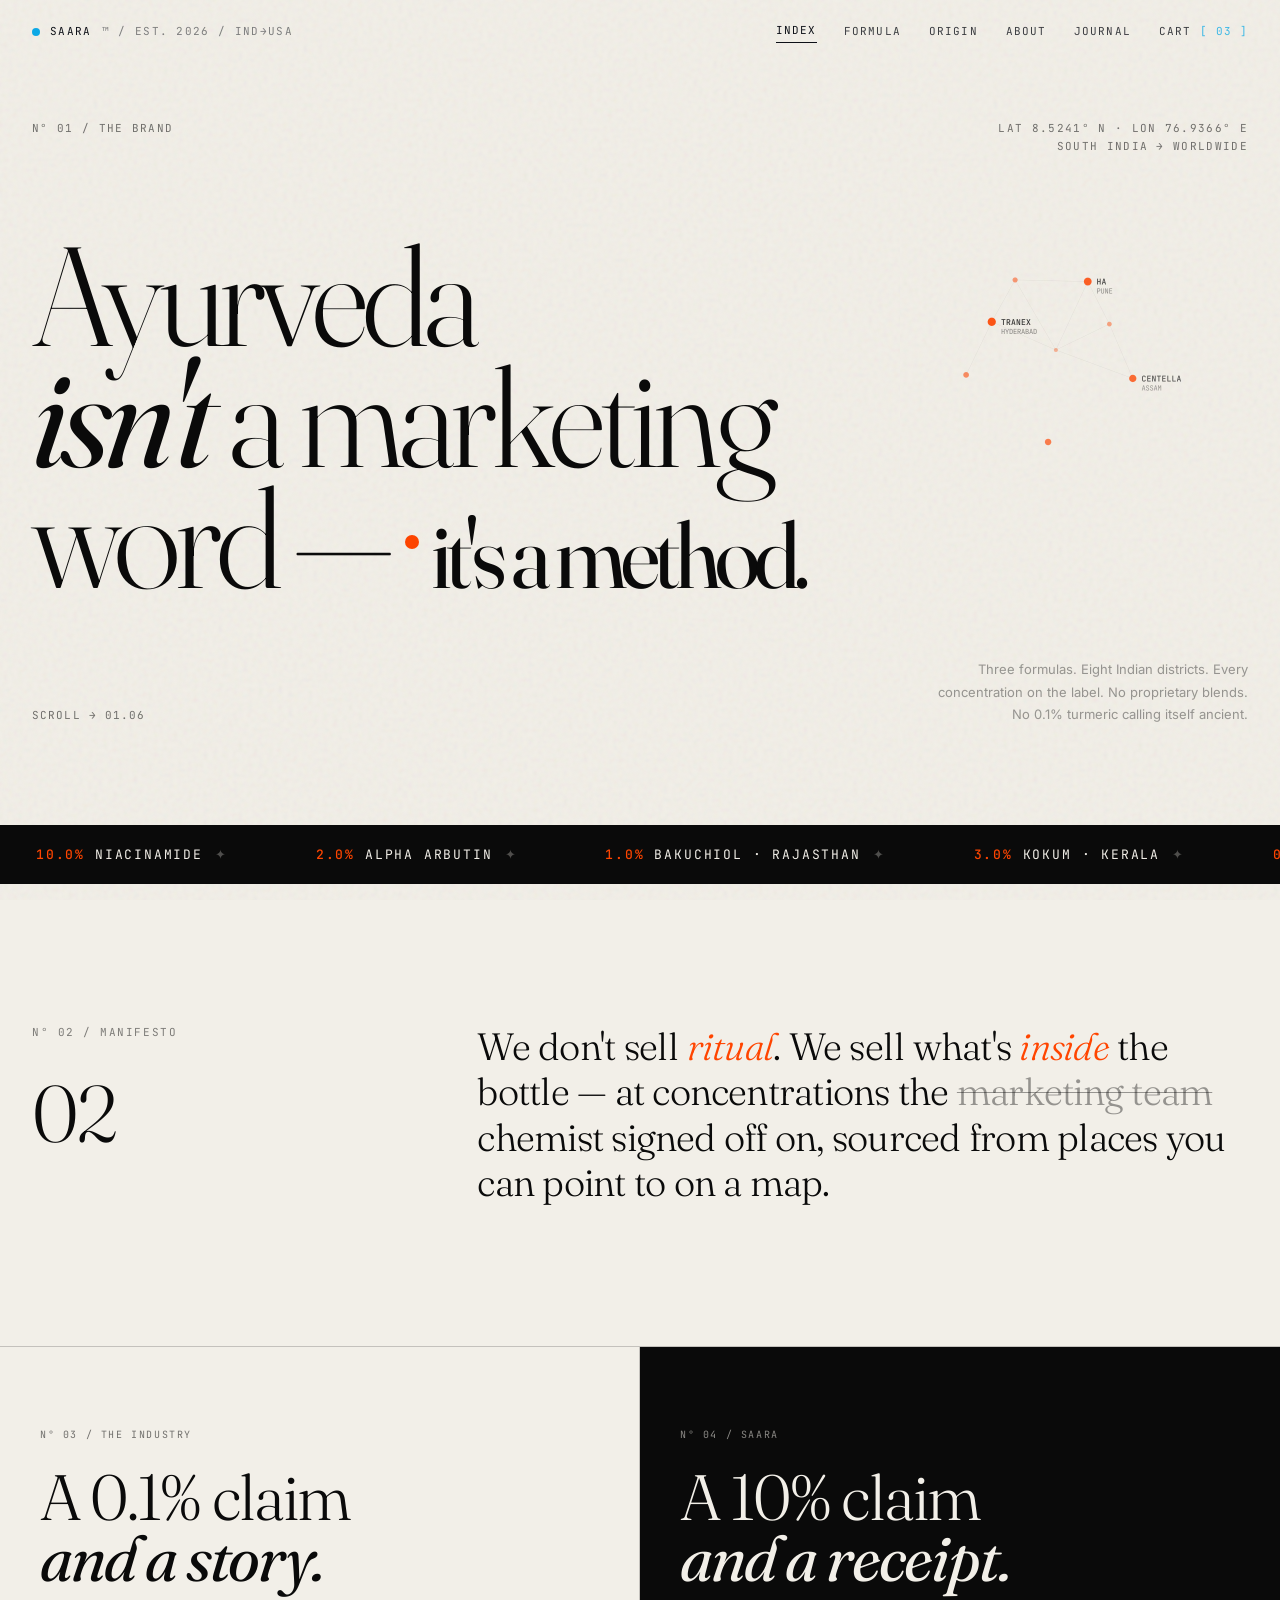
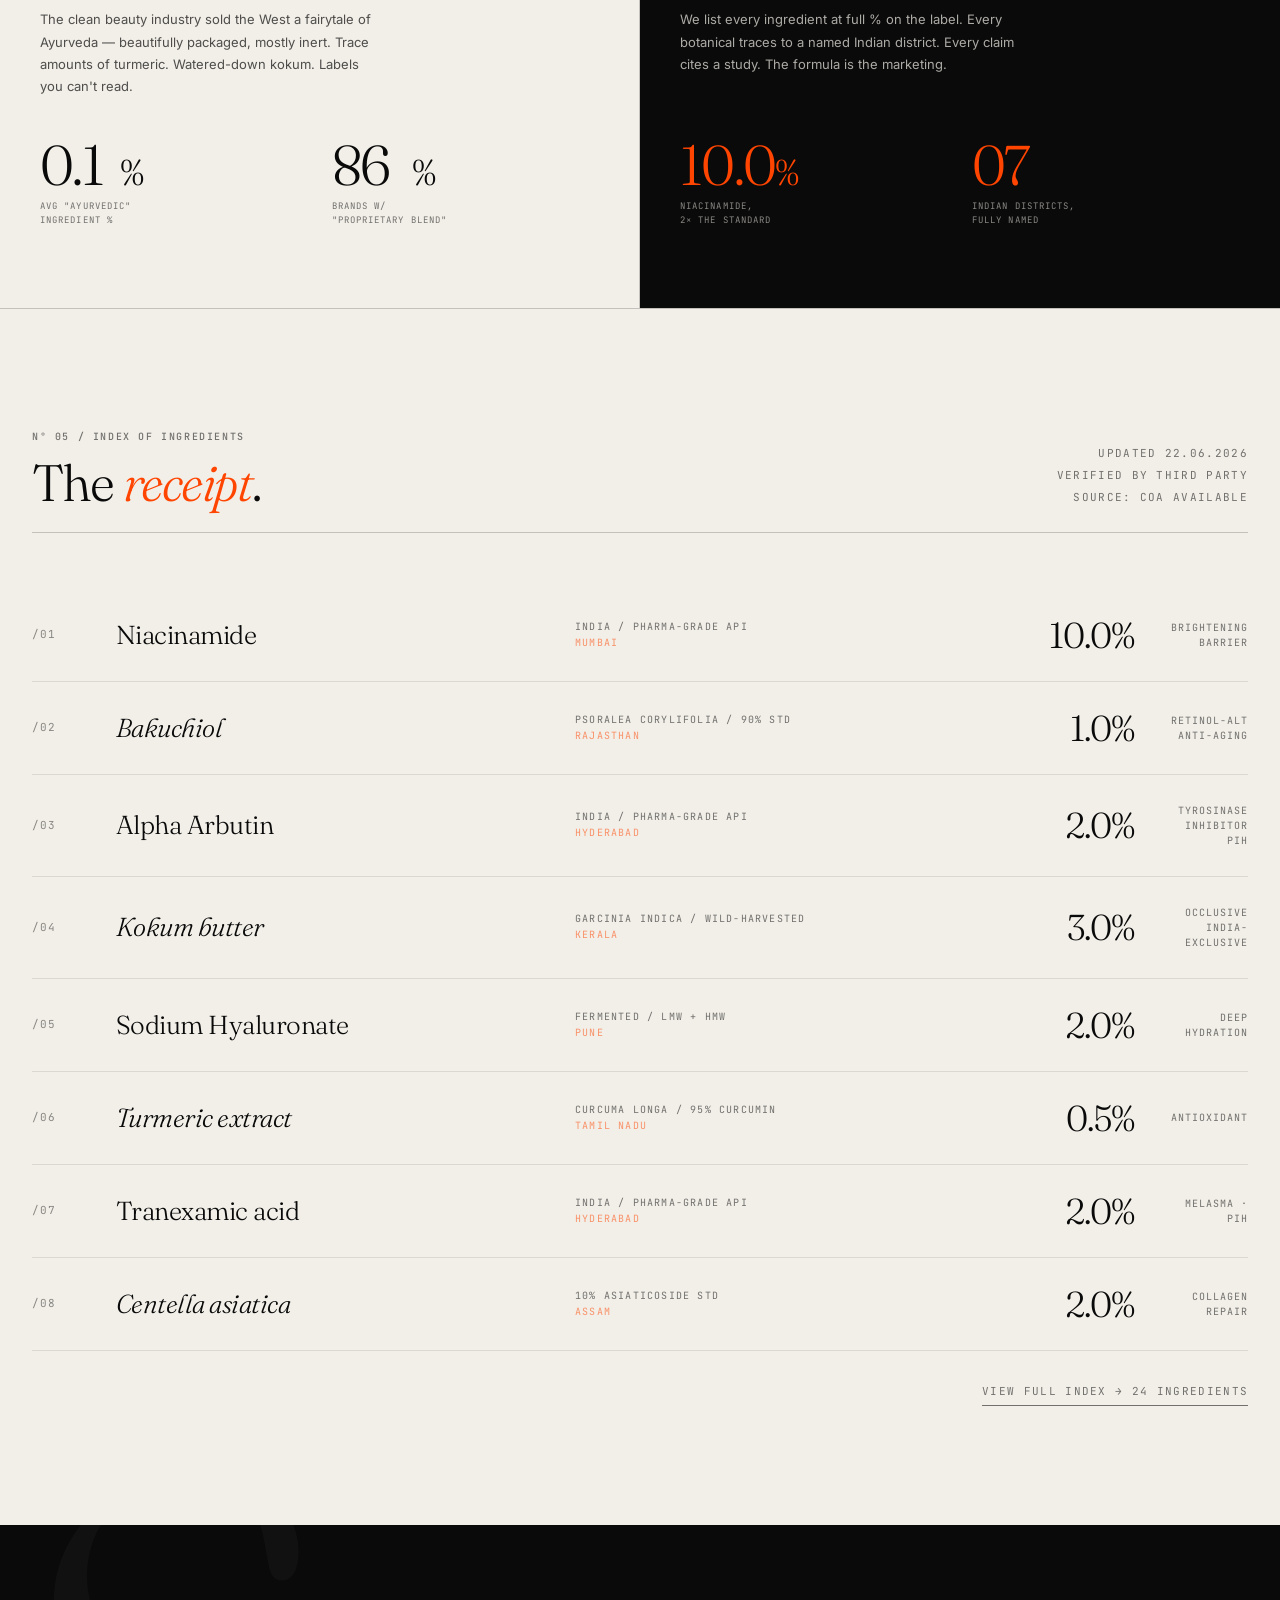
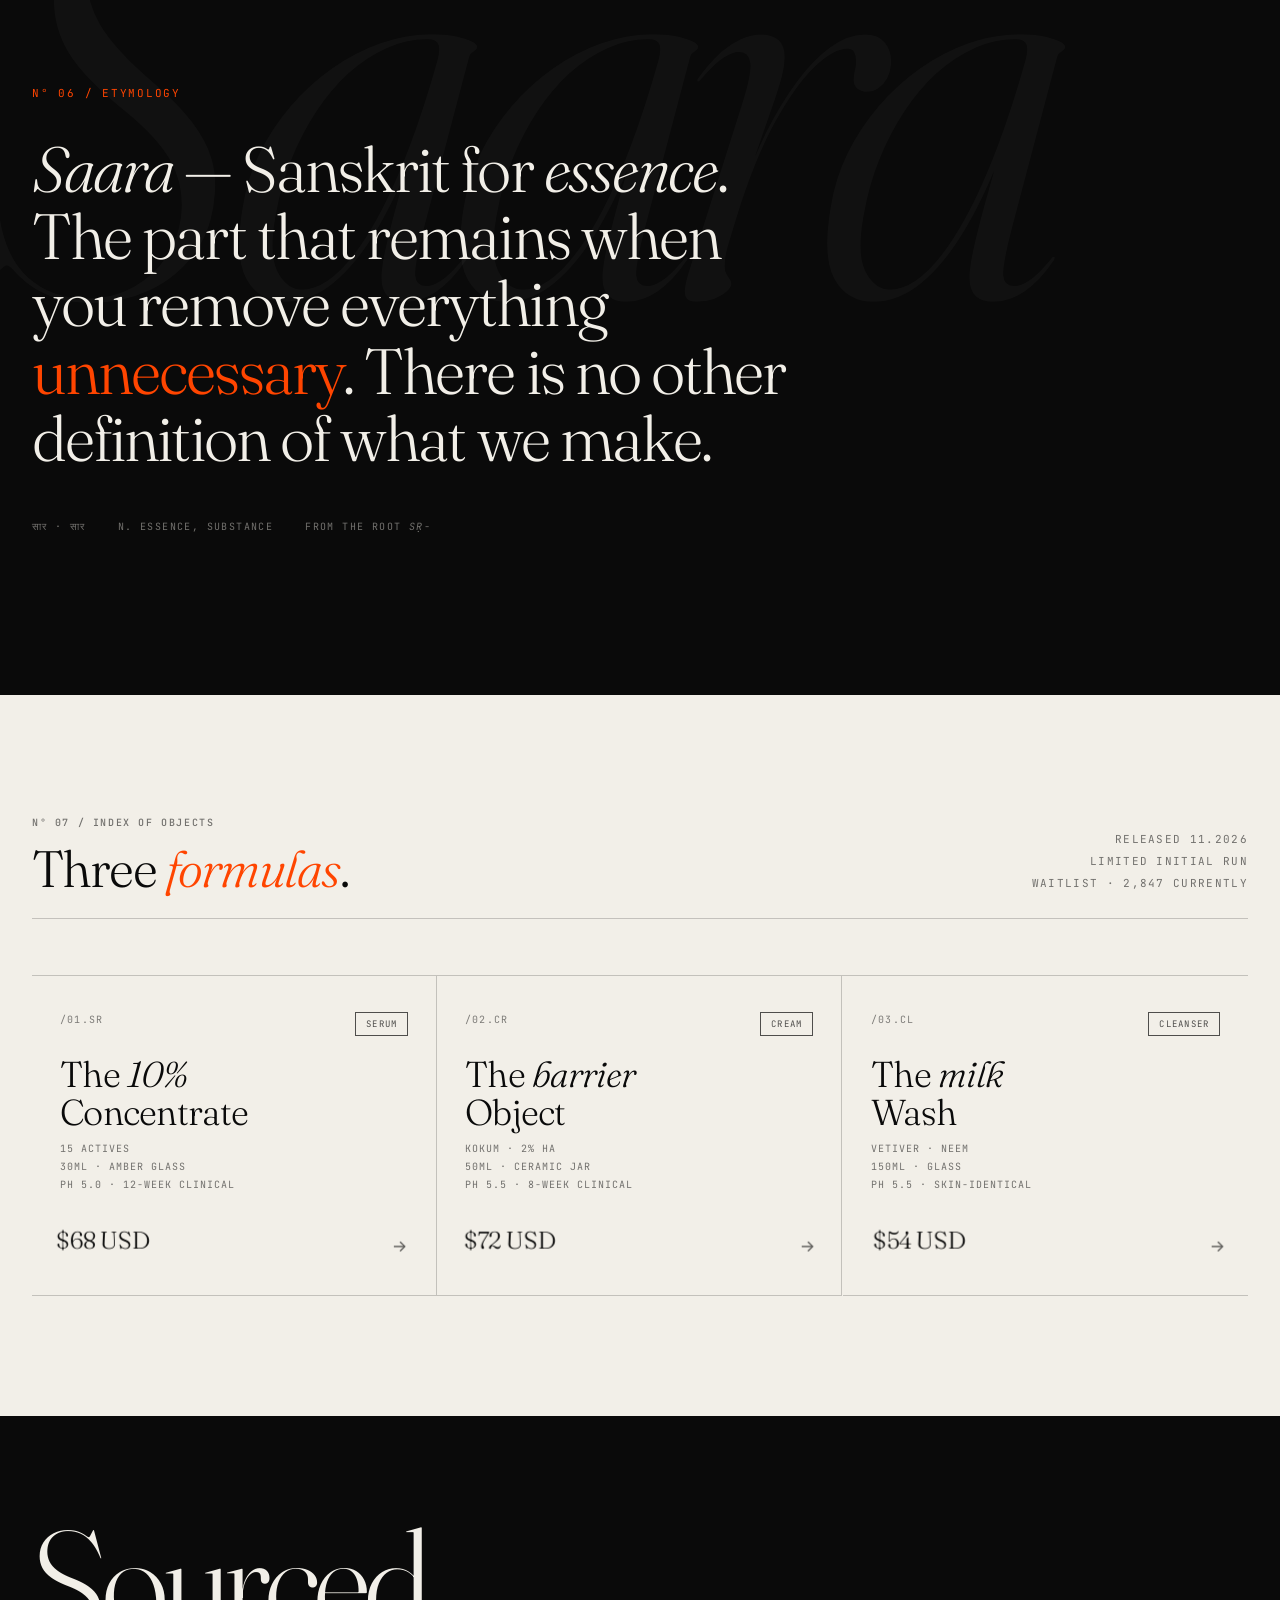
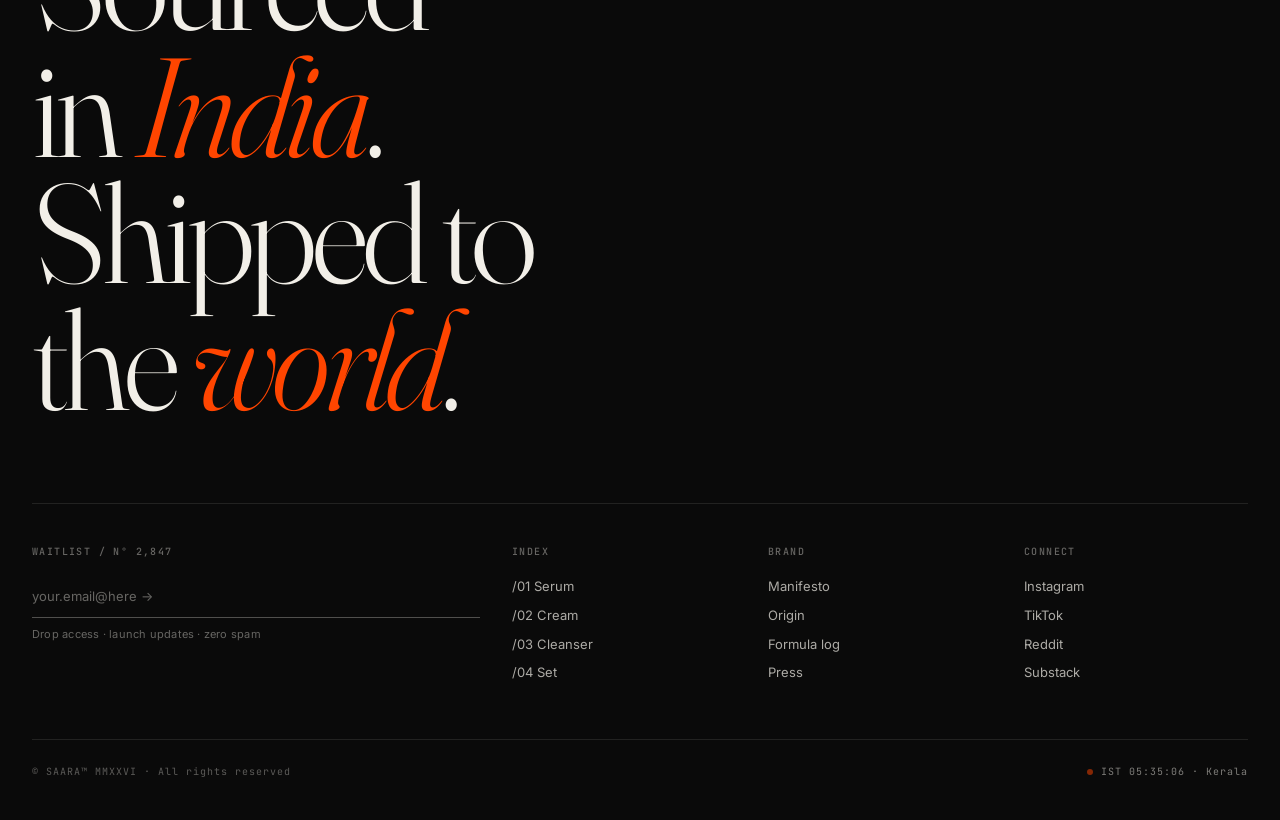
<file: index.html>
<!DOCTYPE html>
<html lang="en">
<head>
  <meta charset="UTF-8">
  <meta name="viewport" content="width=device-width, initial-scale=1.0">
  <title>SAARA — Essence, formulated. Indian botanicals at clinical concentrations.</title>
  <meta name="description" content="Organic Indian botanicals at clinical concentrations. Every ingredient sourced from a named district. Every % on the label.">
  <link rel="preconnect" href="https://fonts.googleapis.com">
  <link rel="preconnect" href="https://fonts.gstatic.com" crossorigin>
  <link rel="stylesheet" href="https://fonts.googleapis.com/css2?family=Inter:wght@300;400;500;600;700&family=Fraunces:ital,opsz,wght@0,9..144,300;0,9..144,400;0,9..144,500;1,9..144,300;1,9..144,400&family=JetBrains+Mono:wght@300;400;500&display=swap">
  <link rel="stylesheet" href="css/tokens.css">
  <link rel="stylesheet" href="css/components.css">
  <link rel="stylesheet" href="css/pages.css">
</head>
<body>

<nav class="nav">
  <div class="nav-l">
    <span class="mark"></span>
    SAARA<span class="meta">™ / EST. 2026 / IND→USA</span>
  </div>
  <div class="nav-r">
    <a href="index.html" class="magnetic active">index</a>
    <a href="ingredients.html" class="magnetic">formula</a>
    <a href="origin.html" class="magnetic">origin</a>
    <a href="about.html" class="magnetic">about</a>
    <a href="journal.html" class="magnetic">journal</a>
    <a href="cart.html" class="magnetic nav-cart">cart <span class="count">[ 03 ]</span></a>
  </div>
</nav>

<section class="hero" data-section data-parallax>
  <div class="hero-meta">
    <div>N° 01 / The brand</div>
    <div class="hero-meta-r">Lat 8.5241° N · Lon 76.9366° E<br>South India → Worldwide</div>
  </div>
  <div class="hero-title-wrap">
    <h1 class="hero-title">
      <span class="word" data-depth="60">Ayurveda</span><br>
      <span class="word ital" data-depth="40">isn't</span> <span class="word" data-depth="50">a marketing</span><br>
      <span class="word" data-depth="80">word</span> — <span class="hero-marker" data-depth="100"></span><span class="word small" data-depth="30">it's a method.</span>
    </h1>
  </div>
  <div class="hero-foot">
    <div>Scroll → 01.06</div>
    <div class="hero-foot-r">Three formulas. Eight Indian districts. Every concentration on the label. No proprietary blends. No 0.1% turmeric calling itself ancient.</div>
  </div>
  <div class="orbit-frame">
    <canvas id="orbitCanvas"></canvas>
  </div>
</section>

<div class="databar">
  <div class="db-inner">
    <span class="db-item"><span class="num">10.0%</span> niacinamide<span class="star">✦</span></span>
    <span class="db-item"><span class="num">2.0%</span> alpha arbutin<span class="star">✦</span></span>
    <span class="db-item"><span class="num">1.0%</span> bakuchiol · rajasthan<span class="star">✦</span></span>
    <span class="db-item"><span class="num">3.0%</span> kokum · kerala<span class="star">✦</span></span>
    <span class="db-item"><span class="num">0.5%</span> turmeric 95% · tamil nadu<span class="star">✦</span></span>
    <span class="db-item"><span class="num">2.0%</span> tranexamic acid<span class="star">✦</span></span>
    <span class="db-item"><span class="num">2.0%</span> centella · assam<span class="star">✦</span></span>
    <span class="db-item"><span class="num">27.5%</span> rose hydrosol · kannauj<span class="star">✦</span></span>
    <span class="db-item"><span class="num">10.0%</span> niacinamide<span class="star">✦</span></span>
    <span class="db-item"><span class="num">2.0%</span> alpha arbutin<span class="star">✦</span></span>
    <span class="db-item"><span class="num">1.0%</span> bakuchiol · rajasthan<span class="star">✦</span></span>
    <span class="db-item"><span class="num">3.0%</span> kokum · kerala<span class="star">✦</span></span>
    <span class="db-item"><span class="num">0.5%</span> turmeric 95% · tamil nadu<span class="star">✦</span></span>
    <span class="db-item"><span class="num">2.0%</span> tranexamic acid<span class="star">✦</span></span>
  </div>
</div>

<section class="manifesto" data-section>
  <div class="man-grid">
    <div>
      <div class="man-num">N° 02 / Manifesto</div>
      <div class="man-num-big">02</div>
    </div>
    <div class="man-text" data-word-reveal>
      <span class="reveal-word">We</span>
      <span class="reveal-word">don't</span>
      <span class="reveal-word">sell</span>
      <span class="reveal-word"><em>ritual</em></span><span class="reveal-word">.</span>
      <span class="reveal-word">We</span>
      <span class="reveal-word">sell</span>
      <span class="reveal-word">what's</span>
      <span class="reveal-word"><em>inside</em></span>
      <span class="reveal-word">the</span>
      <span class="reveal-word">bottle</span>
      <span class="reveal-word">—</span>
      <span class="reveal-word">at</span>
      <span class="reveal-word">concentrations</span>
      <span class="reveal-word">the</span>
      <span class="reveal-word"><span class="strike">marketing team</span></span>
      <span class="reveal-word">chemist</span>
      <span class="reveal-word">signed</span>
      <span class="reveal-word">off</span>
      <span class="reveal-word">on,</span>
      <span class="reveal-word">sourced</span>
      <span class="reveal-word">from</span>
      <span class="reveal-word">places</span>
      <span class="reveal-word">you</span>
      <span class="reveal-word">can</span>
      <span class="reveal-word">point</span>
      <span class="reveal-word">to</span>
      <span class="reveal-word">on</span>
      <span class="reveal-word">a</span>
      <span class="reveal-word">map.</span>
    </div>
  </div>
</section>

<section class="split" data-section>
  <div class="split-l">
    <div>
      <div class="split-tag">N° 03 / The industry</div>
      <div class="split-h">A 0.1% claim<br><em>and a story.</em></div>
      <div class="split-body">The clean beauty industry sold the West a fairytale of Ayurveda — beautifully packaged, mostly inert. Trace amounts of turmeric. Watered-down kokum. Labels you can't read.</div>
    </div>
    <div class="split-data">
      <div>
        <div class="split-stat-n"><span class="count-num" data-to="0.1" data-decimals="1">0.0</span><span class="pct">%</span></div>
        <div class="split-stat-l">Avg "Ayurvedic"<br>ingredient %</div>
      </div>
      <div>
        <div class="split-stat-n"><span class="count-num" data-to="87" data-decimals="0">0</span><span class="pct">%</span></div>
        <div class="split-stat-l">Brands w/<br>"proprietary blend"</div>
      </div>
    </div>
  </div>
  <div class="split-r" data-section data-dark>
    <div>
      <div class="split-tag">N° 04 / Saara</div>
      <div class="split-h">A 10% claim<br><em>and a receipt.</em></div>
      <div class="split-body">We list every ingredient at full % on the label. Every botanical traces to a named Indian district. Every claim cites a study. The formula is the marketing.</div>
    </div>
    <div class="split-data">
      <div>
        <div class="split-stat-n"><span class="count-num" data-to="10.0" data-decimals="1">0.0</span><span class="pct">%</span></div>
        <div class="split-stat-l">Niacinamide,<br>2× the standard</div>
      </div>
      <div>
        <div class="split-stat-n"><span class="count-num" data-to="8" data-decimals="0" data-pad="2">00</span></div>
        <div class="split-stat-l">Indian districts,<br>fully named</div>
      </div>
    </div>
  </div>
</section>

<section class="section" data-section>
  <div class="section-head">
    <div>
      <div class="section-tag">N° 05 / Index of ingredients</div>
      <div class="section-h"><span class="ftl-h">The <em>receipt</em>.</span></div>
    </div>
    <div class="section-meta">
      Updated 22.06.2026<br>
      Verified by third party<br>
      Source: COA available
    </div>
  </div>

  <div class="frow"><div class="frow-num">/01</div><div class="frow-name">Niacinamide</div><div class="frow-src">India / Pharma-grade API<br><span class="dist">Mumbai</span></div><div class="frow-pct">10.0%</div><div class="frow-func">Brightening<br>Barrier</div></div>
  <div class="frow"><div class="frow-num">/02</div><div class="frow-name"><em>Bakuchiol</em></div><div class="frow-src">Psoralea corylifolia / 90% std<br><span class="dist">Rajasthan</span></div><div class="frow-pct">1.0%</div><div class="frow-func">Retinol-alt<br>Anti-aging</div></div>
  <div class="frow"><div class="frow-num">/03</div><div class="frow-name">Alpha Arbutin</div><div class="frow-src">India / Pharma-grade API<br><span class="dist">Hyderabad</span></div><div class="frow-pct">2.0%</div><div class="frow-func">Tyrosinase inhibitor<br>PIH</div></div>
  <div class="frow"><div class="frow-num">/04</div><div class="frow-name"><em>Kokum butter</em></div><div class="frow-src">Garcinia indica / Wild-harvested<br><span class="dist">Kerala</span></div><div class="frow-pct">3.0%</div><div class="frow-func">Occlusive<br>India-exclusive</div></div>
  <div class="frow"><div class="frow-num">/05</div><div class="frow-name">Sodium Hyaluronate</div><div class="frow-src">Fermented / LMW + HMW<br><span class="dist">Pune</span></div><div class="frow-pct">2.0%</div><div class="frow-func">Deep hydration</div></div>
  <div class="frow"><div class="frow-num">/06</div><div class="frow-name"><em>Turmeric extract</em></div><div class="frow-src">Curcuma longa / 95% curcumin<br><span class="dist">Tamil Nadu</span></div><div class="frow-pct">0.5%</div><div class="frow-func">Antioxidant</div></div>
  <div class="frow"><div class="frow-num">/07</div><div class="frow-name">Tranexamic acid</div><div class="frow-src">India / Pharma-grade API<br><span class="dist">Hyderabad</span></div><div class="frow-pct">2.0%</div><div class="frow-func">Melasma · PIH</div></div>
  <div class="frow"><div class="frow-num">/08</div><div class="frow-name"><em>Centella asiatica</em></div><div class="frow-src">10% asiaticoside std<br><span class="dist">Assam</span></div><div class="frow-pct">2.0%</div><div class="frow-func">Collagen<br>Repair</div></div>

  <div style="text-align:right;margin-top:32px;font-family:var(--font-mono);font-size:11px;letter-spacing:0.12em;text-transform:uppercase;opacity:0.55">
    <a href="ingredients.html" class="magnetic" style="border-bottom:0.5px solid var(--ink);padding-bottom:4px">View full index → 24 ingredients</a>
  </div>
</section>

<section class="gs" data-section data-dark data-ghost-scope>
  <div class="gs-bg" data-ghost>Saara</div>
  <div class="gs-content">
    <div class="gs-tag">N° 06 / Etymology</div>
    <div class="gs-text">
      <em>Saara</em> — Sanskrit for <em>essence</em>. The part that remains when you remove everything <span class="o">unnecessary</span>. There is no other definition of what we make.
    </div>
    <div class="gs-foot">
      <div>सार · सार</div>
      <div>n. essence, substance</div>
      <div>From the root <em>sṛ-</em></div>
    </div>
  </div>
</section>

<section class="section" data-section>
  <div class="section-head">
    <div>
      <div class="section-tag">N° 07 / Index of objects</div>
      <div class="section-h">Three <em>formulas</em>.</div>
    </div>
    <div class="section-meta">
      Released 11.2026<br>
      Limited initial run<br>
      Waitlist · <span id="waitNum">2,847</span> currently
    </div>
  </div>

  <div class="idx-grid">
    <a href="product.html" class="idx-cell tilt-card">
      <div>
        <div class="ic-top"><div class="ic-num">/01.SR</div><div class="ic-tag">Serum</div></div>
        <div class="ic-name">The <em>10%</em><br>Concentrate</div>
        <div class="ic-desc">15 actives<br>30ml · Amber glass<br>pH 5.0 · 12-week clinical</div>
      </div>
      <div class="ic-bottom"><div class="ic-price">$68 USD</div><div class="ic-arrow">→</div></div>
    </a>
    <a href="product.html" class="idx-cell tilt-card">
      <div>
        <div class="ic-top"><div class="ic-num">/02.CR</div><div class="ic-tag">Cream</div></div>
        <div class="ic-name">The <em>barrier</em><br>Object</div>
        <div class="ic-desc">Kokum · 2% HA<br>50ml · Ceramic jar<br>pH 5.5 · 8-week clinical</div>
      </div>
      <div class="ic-bottom"><div class="ic-price">$72 USD</div><div class="ic-arrow">→</div></div>
    </a>
    <a href="product.html" class="idx-cell tilt-card">
      <div>
        <div class="ic-top"><div class="ic-num">/03.CL</div><div class="ic-tag">Cleanser</div></div>
        <div class="ic-name">The <em>milk</em><br>Wash</div>
        <div class="ic-desc">Vetiver · Neem<br>150ml · Glass<br>pH 5.5 · Skin-identical</div>
      </div>
      <div class="ic-bottom"><div class="ic-price">$54 USD</div><div class="ic-arrow">→</div></div>
    </a>
  </div>
</section>

<footer class="footer" data-section data-dark data-parallax>
  <h2 class="footer-h">
    <span class="word" data-depth="40">Sourced</span><br>
    <span class="word" data-depth="60">in</span> <span class="word" data-depth="80"><em>India</em></span>.<br>
    <span class="word" data-depth="50">Shipped</span> <span class="word" data-depth="50">to</span><br>
    <span class="word" data-depth="70">the</span> <span class="word" data-depth="90"><em>world</em></span>.
  </h2>
  <div class="footer-grid">
    <div class="f-col f-newsletter">
      <div class="f-col-t">Waitlist / N° 2,847</div>
      <input placeholder="your.email@here →"/>
      <div class="hint">Drop access · launch updates · zero spam</div>
    </div>
    <div class="f-col">
      <div class="f-col-t">Index</div>
      <a href="product.html" class="magnetic">/01 Serum</a>
      <a href="product.html" class="magnetic">/02 Cream</a>
      <a href="product.html" class="magnetic">/03 Cleanser</a>
      <a href="product.html" class="magnetic">/04 Set</a>
    </div>
    <div class="f-col">
      <div class="f-col-t">Brand</div>
      <a href="about.html" class="magnetic">Manifesto</a>
      <a href="origin.html" class="magnetic">Origin</a>
      <a href="ingredients.html" class="magnetic">Formula log</a>
      <a href="journal.html" class="magnetic">Press</a>
    </div>
    <div class="f-col">
      <div class="f-col-t">Connect</div>
      <a href="#" class="magnetic">Instagram</a>
      <a href="#" class="magnetic">TikTok</a>
      <a href="#" class="magnetic">Reddit</a>
      <a href="#" class="magnetic">Substack</a>
    </div>
  </div>
  <div class="footer-bot">
    <div class="footer-copy">© SAARA™ MMXXVI · All rights reserved</div>
    <div class="footer-time"><span class="dot"></span><span id="live-time">IST — Loading...</span></div>
  </div>
</footer>

<script src="js/motion.js"></script>
</body>
</html>
</file>
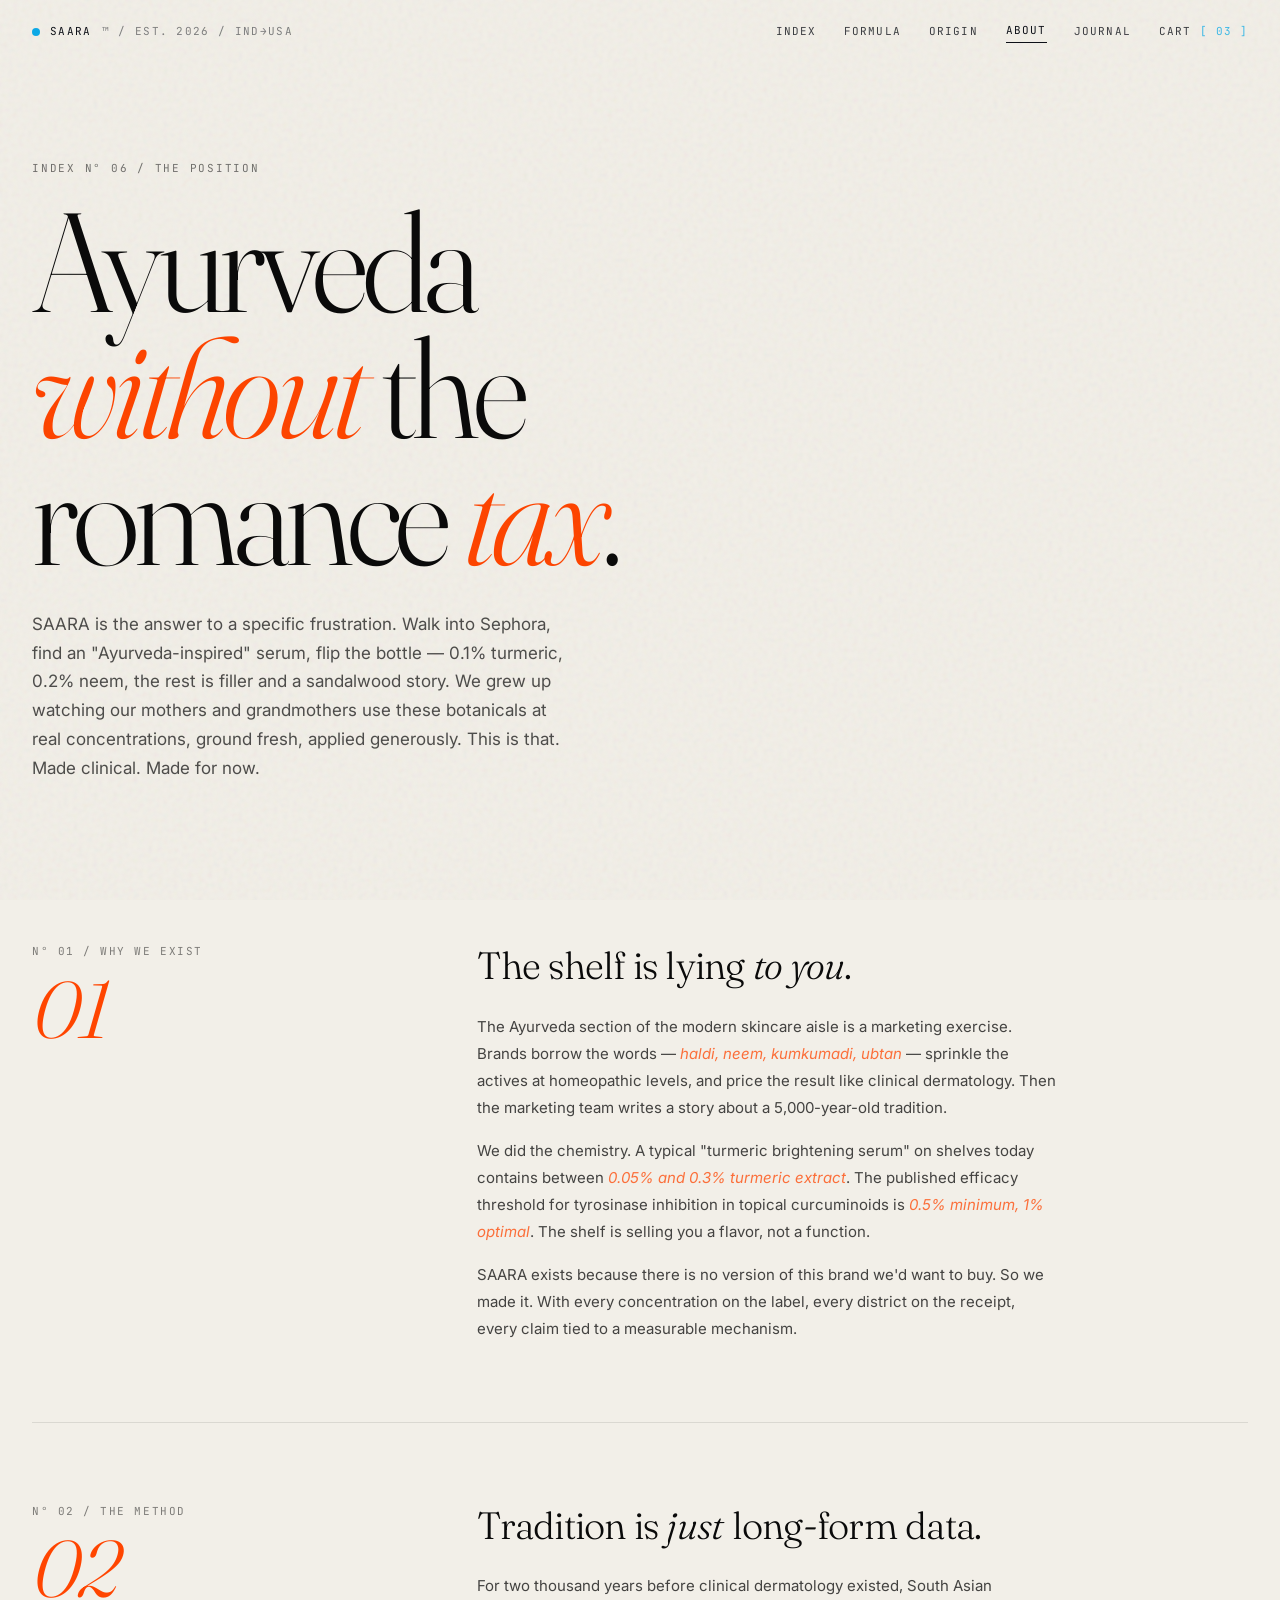
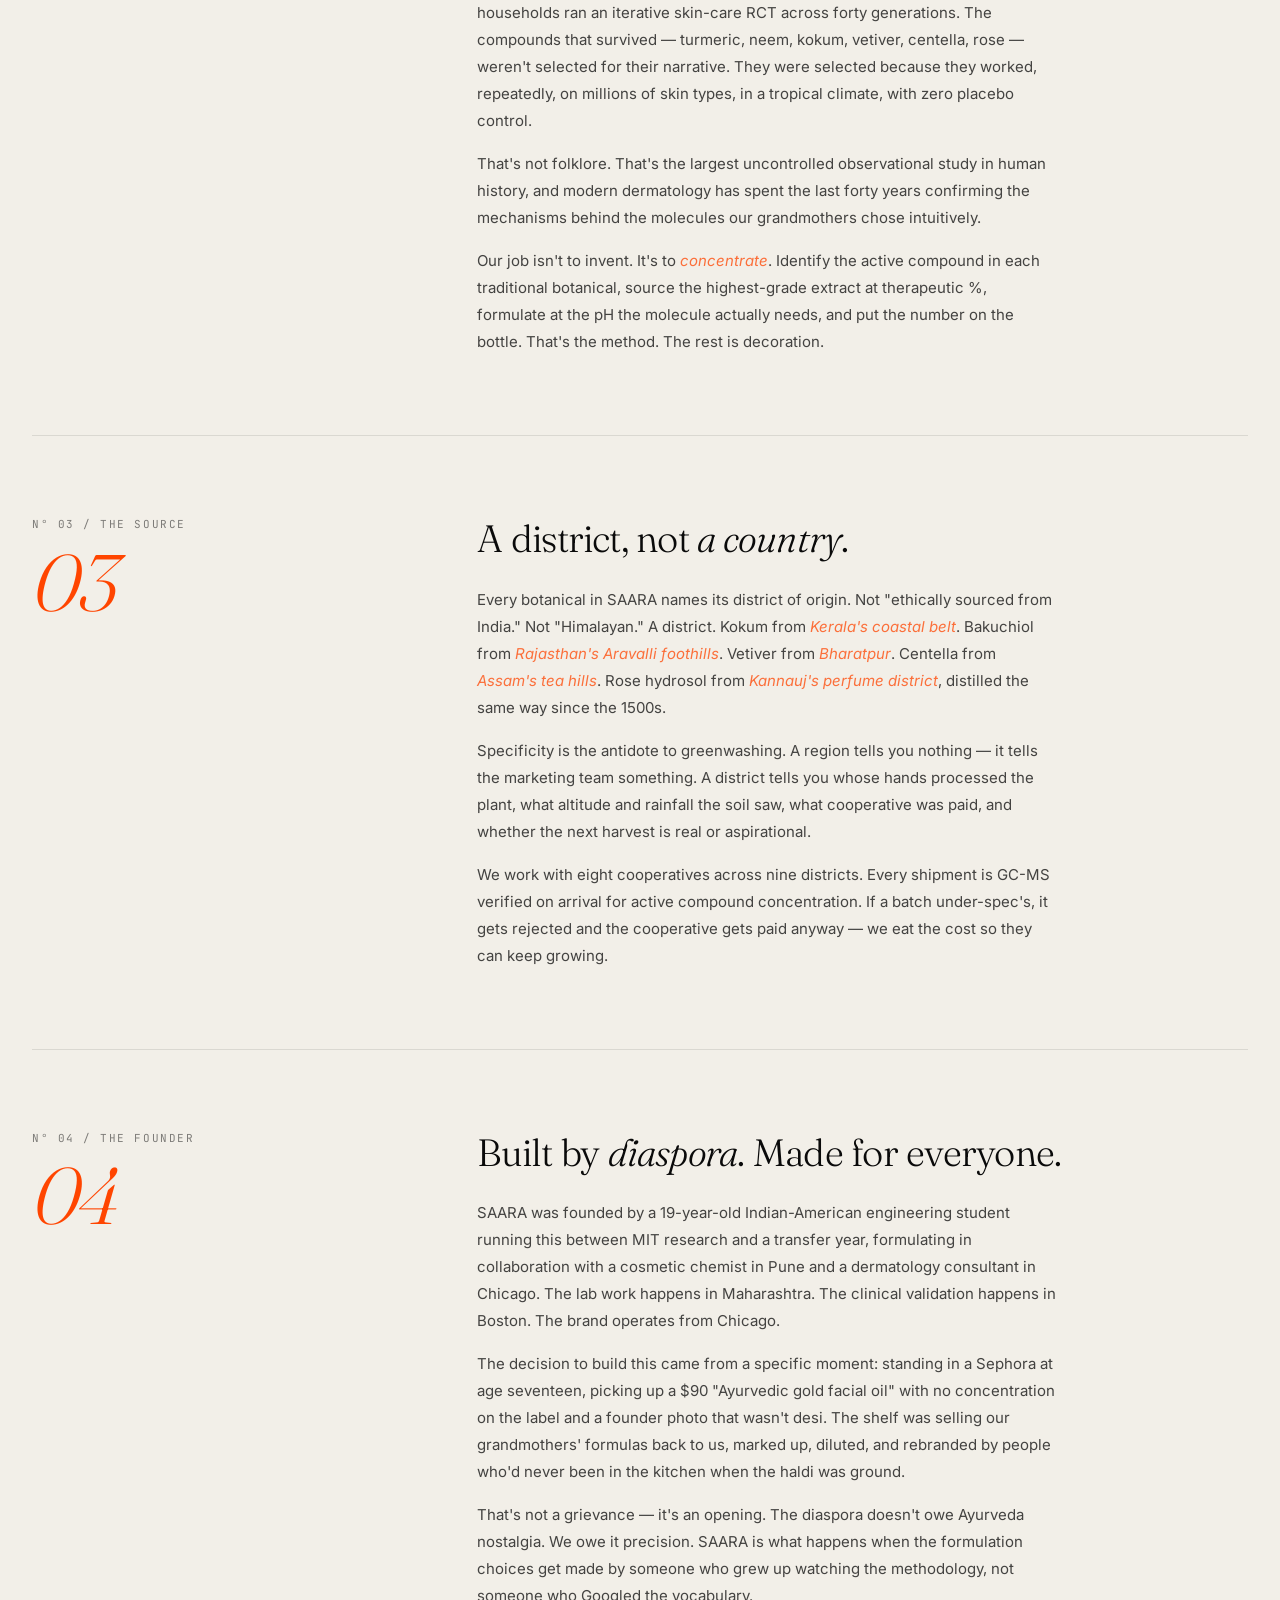
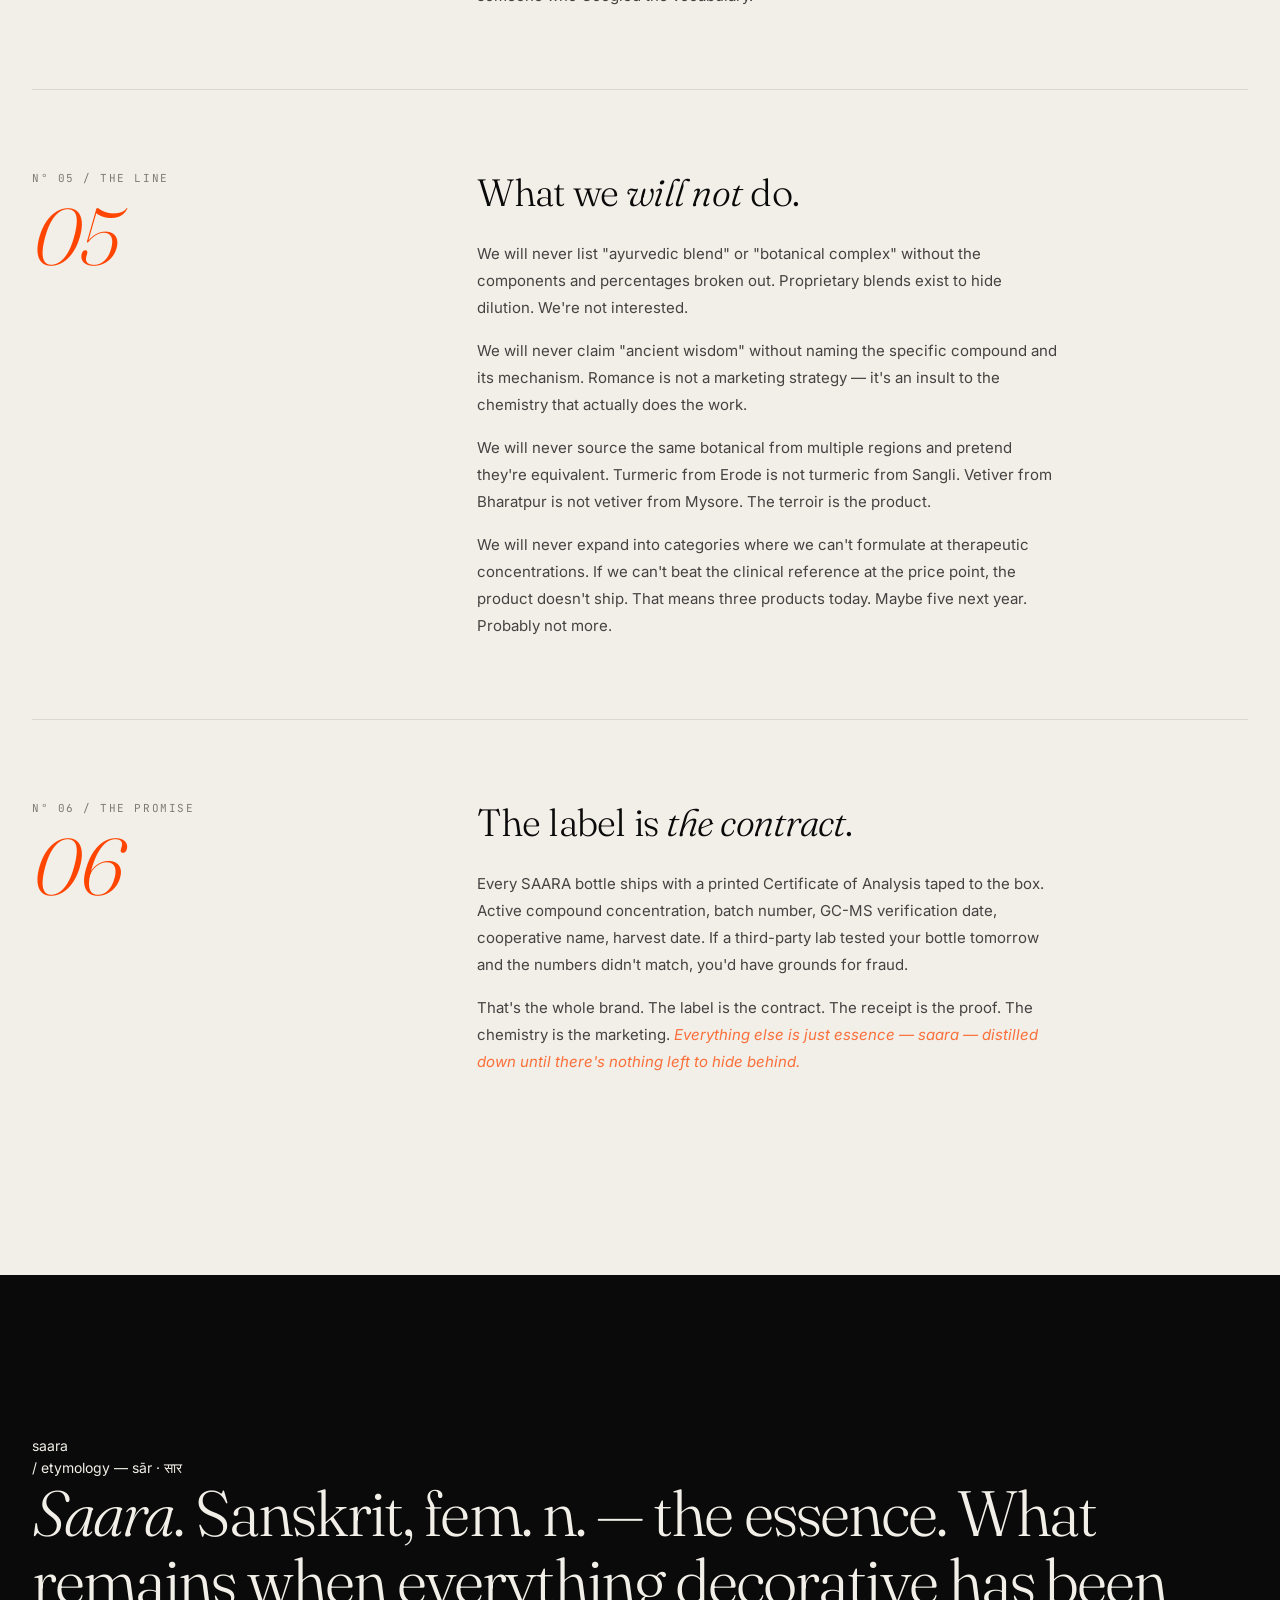
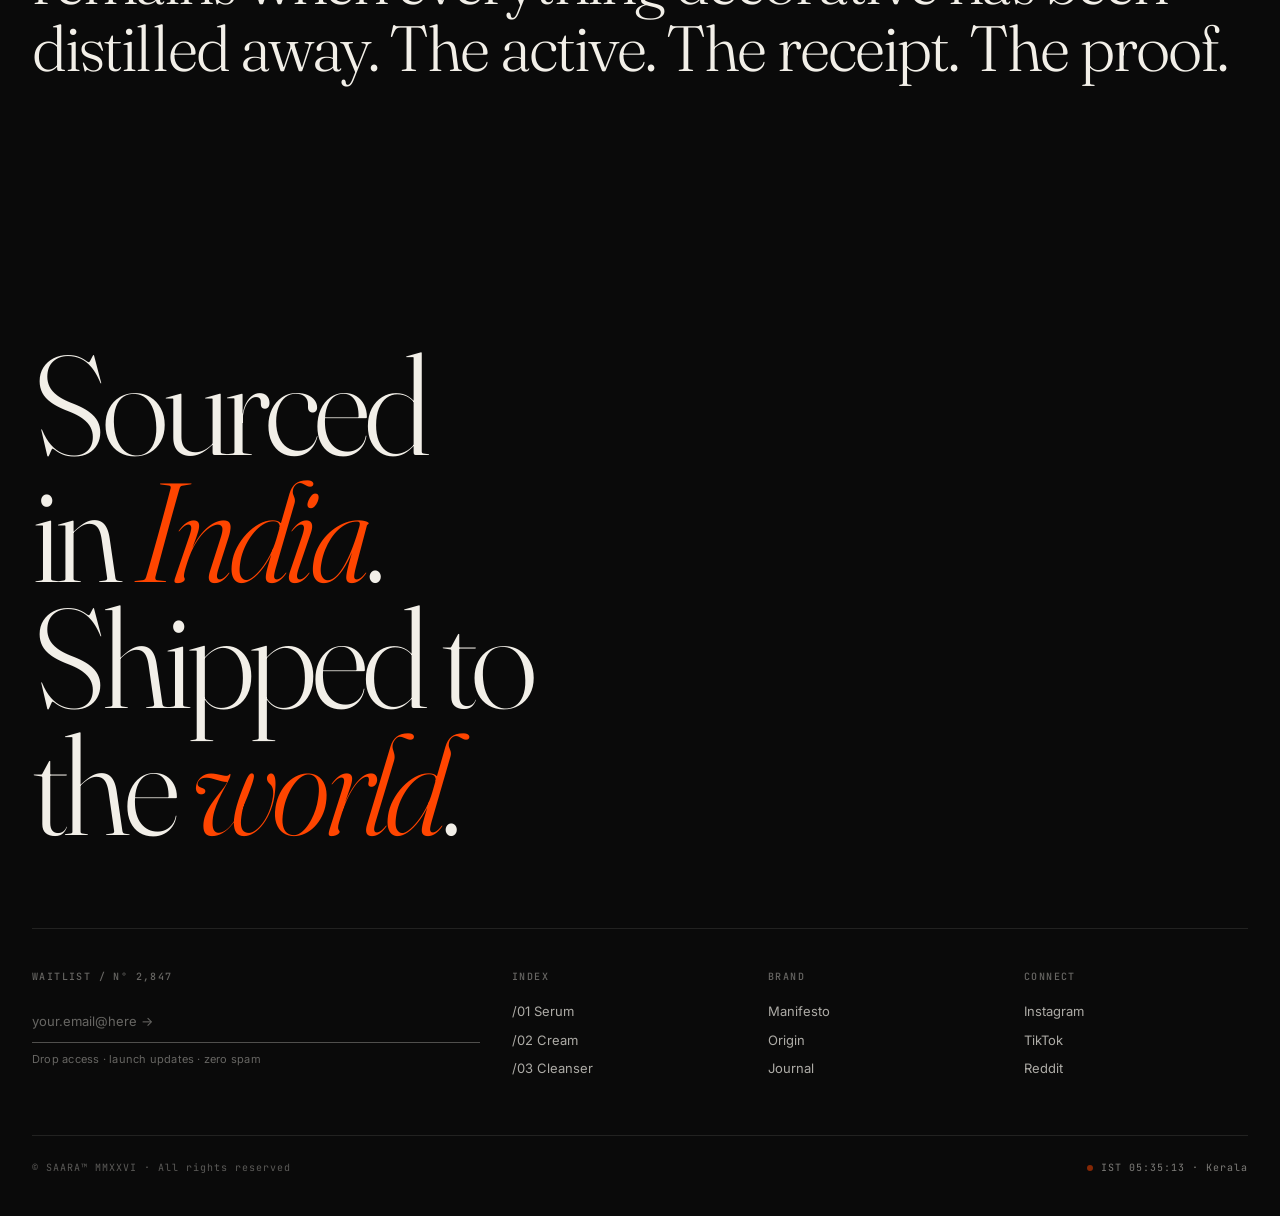
<file: about.html>
<!DOCTYPE html>
<html lang="en">
<head>
  <meta charset="UTF-8">
  <meta name="viewport" content="width=device-width, initial-scale=1.0">
  <title>SAARA — About. The manifesto, the source, the founder.</title>
  <meta name="description" content="Why SAARA exists. The Ayurvedic method made clinical. The founder, the source story, and the line in the sand.">
  <link rel="preconnect" href="https://fonts.googleapis.com">
  <link rel="preconnect" href="https://fonts.gstatic.com" crossorigin>
  <link rel="stylesheet" href="https://fonts.googleapis.com/css2?family=Inter:wght@300;400;500;600;700&family=Fraunces:ital,opsz,wght@0,9..144,300;0,9..144,400;0,9..144,500;1,9..144,300;1,9..144,400&family=JetBrains+Mono:wght@300;400;500&display=swap">
  <link rel="stylesheet" href="css/tokens.css">
  <link rel="stylesheet" href="css/components.css">
  <link rel="stylesheet" href="css/pages.css">
</head>
<body>

<nav class="nav">
  <div class="nav-l">
    <span class="mark"></span>
    SAARA<span class="meta">™ / EST. 2026 / IND→USA</span>
  </div>
  <div class="nav-r">
    <a href="index.html" class="magnetic">index</a>
    <a href="ingredients.html" class="magnetic">formula</a>
    <a href="origin.html" class="magnetic">origin</a>
    <a href="about.html" class="magnetic active">about</a>
    <a href="journal.html" class="magnetic">journal</a>
    <a href="cart.html" class="magnetic nav-cart">cart <span class="count">[ 03 ]</span></a>
  </div>
</nav>

<section class="page-hero" data-section data-parallax>
  <div class="page-eyebrow">Index N° 06 / The position</div>
  <h1 class="page-title">
    <span class="word" data-depth="40">Ayurveda</span><br>
    <span class="word ital" data-depth="60"><em>without</em></span> <span class="word" data-depth="50">the</span><br>
    <span class="word" data-depth="80">romance</span> <span class="word ital" data-depth="40"><em>tax</em></span>.
  </h1>
  <p class="page-sub">SAARA is the answer to a specific frustration. Walk into Sephora, find an "Ayurveda-inspired" serum, flip the bottle — 0.1% turmeric, 0.2% neem, the rest is filler and a sandalwood story. We grew up watching our mothers and grandmothers use these botanicals at real concentrations, ground fresh, applied generously. This is that. Made clinical. Made for now.</p>
</section>

<section class="about-body" data-section data-parallax>

  <div class="about-section">
    <div>
      <div class="about-num">N° 01 / Why we exist</div>
      <div class="about-num-big">01</div>
    </div>
    <div>
      <h2 class="about-section-h">The shelf is lying <em>to you</em>.</h2>
      <div class="about-section-body">
        <p>The Ayurveda section of the modern skincare aisle is a marketing exercise. Brands borrow the words — <em>haldi, neem, kumkumadi, ubtan</em> — sprinkle the actives at homeopathic levels, and price the result like clinical dermatology. Then the marketing team writes a story about a 5,000-year-old tradition.</p>
        <p>We did the chemistry. A typical "turmeric brightening serum" on shelves today contains between <em>0.05% and 0.3% turmeric extract</em>. The published efficacy threshold for tyrosinase inhibition in topical curcuminoids is <em>0.5% minimum, 1% optimal</em>. The shelf is selling you a flavor, not a function.</p>
        <p>SAARA exists because there is no version of this brand we'd want to buy. So we made it. With every concentration on the label, every district on the receipt, every claim tied to a measurable mechanism.</p>
      </div>
    </div>
  </div>

  <div class="about-section">
    <div>
      <div class="about-num">N° 02 / The method</div>
      <div class="about-num-big">02</div>
    </div>
    <div>
      <h2 class="about-section-h">Tradition is <em>just</em> long-form data.</h2>
      <div class="about-section-body">
        <p>For two thousand years before clinical dermatology existed, South Asian households ran an iterative skin-care RCT across forty generations. The compounds that survived — turmeric, neem, kokum, vetiver, centella, rose — weren't selected for their narrative. They were selected because they worked, repeatedly, on millions of skin types, in a tropical climate, with zero placebo control.</p>
        <p>That's not folklore. That's the largest uncontrolled observational study in human history, and modern dermatology has spent the last forty years confirming the mechanisms behind the molecules our grandmothers chose intuitively.</p>
        <p>Our job isn't to invent. It's to <em>concentrate</em>. Identify the active compound in each traditional botanical, source the highest-grade extract at therapeutic %, formulate at the pH the molecule actually needs, and put the number on the bottle. That's the method. The rest is decoration.</p>
      </div>
    </div>
  </div>

  <div class="about-section">
    <div>
      <div class="about-num">N° 03 / The source</div>
      <div class="about-num-big">03</div>
    </div>
    <div>
      <h2 class="about-section-h">A district, not <em>a country</em>.</h2>
      <div class="about-section-body">
        <p>Every botanical in SAARA names its district of origin. Not "ethically sourced from India." Not "Himalayan." A district. Kokum from <em>Kerala's coastal belt</em>. Bakuchiol from <em>Rajasthan's Aravalli foothills</em>. Vetiver from <em>Bharatpur</em>. Centella from <em>Assam's tea hills</em>. Rose hydrosol from <em>Kannauj's perfume district</em>, distilled the same way since the 1500s.</p>
        <p>Specificity is the antidote to greenwashing. A region tells you nothing — it tells the marketing team something. A district tells you whose hands processed the plant, what altitude and rainfall the soil saw, what cooperative was paid, and whether the next harvest is real or aspirational.</p>
        <p>We work with eight cooperatives across nine districts. Every shipment is GC-MS verified on arrival for active compound concentration. If a batch under-spec's, it gets rejected and the cooperative gets paid anyway — we eat the cost so they can keep growing.</p>
      </div>
    </div>
  </div>

  <div class="about-section">
    <div>
      <div class="about-num">N° 04 / The founder</div>
      <div class="about-num-big">04</div>
    </div>
    <div>
      <h2 class="about-section-h">Built by <em>diaspora</em>. Made for everyone.</h2>
      <div class="about-section-body">
        <p>SAARA was founded by a 19-year-old Indian-American engineering student running this between MIT research and a transfer year, formulating in collaboration with a cosmetic chemist in Pune and a dermatology consultant in Chicago. The lab work happens in Maharashtra. The clinical validation happens in Boston. The brand operates from Chicago.</p>
        <p>The decision to build this came from a specific moment: standing in a Sephora at age seventeen, picking up a $90 "Ayurvedic gold facial oil" with no concentration on the label and a founder photo that wasn't desi. The shelf was selling our grandmothers' formulas back to us, marked up, diluted, and rebranded by people who'd never been in the kitchen when the haldi was ground.</p>
        <p>That's not a grievance — it's an opening. The diaspora doesn't owe Ayurveda nostalgia. We owe it precision. SAARA is what happens when the formulation choices get made by someone who grew up watching the methodology, not someone who Googled the vocabulary.</p>
      </div>
    </div>
  </div>

  <div class="about-section">
    <div>
      <div class="about-num">N° 05 / The line</div>
      <div class="about-num-big">05</div>
    </div>
    <div>
      <h2 class="about-section-h">What we <em>will not</em> do.</h2>
      <div class="about-section-body">
        <p>We will never list "ayurvedic blend" or "botanical complex" without the components and percentages broken out. Proprietary blends exist to hide dilution. We're not interested.</p>
        <p>We will never claim "ancient wisdom" without naming the specific compound and its mechanism. Romance is not a marketing strategy — it's an insult to the chemistry that actually does the work.</p>
        <p>We will never source the same botanical from multiple regions and pretend they're equivalent. Turmeric from Erode is not turmeric from Sangli. Vetiver from Bharatpur is not vetiver from Mysore. The terroir is the product.</p>
        <p>We will never expand into categories where we can't formulate at therapeutic concentrations. If we can't beat the clinical reference at the price point, the product doesn't ship. That means three products today. Maybe five next year. Probably not more.</p>
      </div>
    </div>
  </div>

  <div class="about-section">
    <div>
      <div class="about-num">N° 06 / The promise</div>
      <div class="about-num-big">06</div>
    </div>
    <div>
      <h2 class="about-section-h">The label is <em>the contract</em>.</h2>
      <div class="about-section-body">
        <p>Every SAARA bottle ships with a printed Certificate of Analysis taped to the box. Active compound concentration, batch number, GC-MS verification date, cooperative name, harvest date. If a third-party lab tested your bottle tomorrow and the numbers didn't match, you'd have grounds for fraud.</p>
        <p>That's the whole brand. The label is the contract. The receipt is the proof. The chemistry is the marketing. <em>Everything else is just essence — saara — distilled down until there's nothing left to hide behind.</em></p>
      </div>
    </div>
  </div>

</section>

<section class="gs" data-section data-ghost-scope>
  <div class="gs-ghost" data-ghost>saara</div>
  <div class="gs-inner">
    <div class="gs-eyebrow">/ etymology — sār · सार</div>
    <h2 class="gs-text">
      <em>Saara</em>. <span class="sub">Sanskrit, fem.</span> n. — the essence. What remains when everything decorative has been distilled away. The active. The receipt. The proof.
    </h2>
  </div>
</section>

<footer class="footer" data-section data-dark data-parallax>
  <h2 class="footer-h">
    <span class="word" data-depth="40">Sourced</span><br>
    <span class="word" data-depth="60">in</span> <span class="word" data-depth="80"><em>India</em></span>.<br>
    <span class="word" data-depth="50">Shipped</span> <span class="word" data-depth="50">to</span><br>
    <span class="word" data-depth="70">the</span> <span class="word" data-depth="90"><em>world</em></span>.
  </h2>
  <div class="footer-grid">
    <div class="f-col f-newsletter">
      <div class="f-col-t">Waitlist / N° 2,847</div>
      <input placeholder="your.email@here →"/>
      <div class="hint">Drop access · launch updates · zero spam</div>
    </div>
    <div class="f-col">
      <div class="f-col-t">Index</div>
      <a href="product.html" class="magnetic">/01 Serum</a>
      <a href="product.html" class="magnetic">/02 Cream</a>
      <a href="product.html" class="magnetic">/03 Cleanser</a>
    </div>
    <div class="f-col">
      <div class="f-col-t">Brand</div>
      <a href="about.html" class="magnetic">Manifesto</a>
      <a href="origin.html" class="magnetic">Origin</a>
      <a href="journal.html" class="magnetic">Journal</a>
    </div>
    <div class="f-col">
      <div class="f-col-t">Connect</div>
      <a href="#" class="magnetic">Instagram</a>
      <a href="#" class="magnetic">TikTok</a>
      <a href="#" class="magnetic">Reddit</a>
    </div>
  </div>
  <div class="footer-bot">
    <div class="footer-copy">© SAARA™ MMXXVI · All rights reserved</div>
    <div class="footer-time"><span class="dot"></span><span id="live-time">IST — Loading...</span></div>
  </div>
</footer>

<script src="js/motion.js"></script>
</body>
</html>
</file>
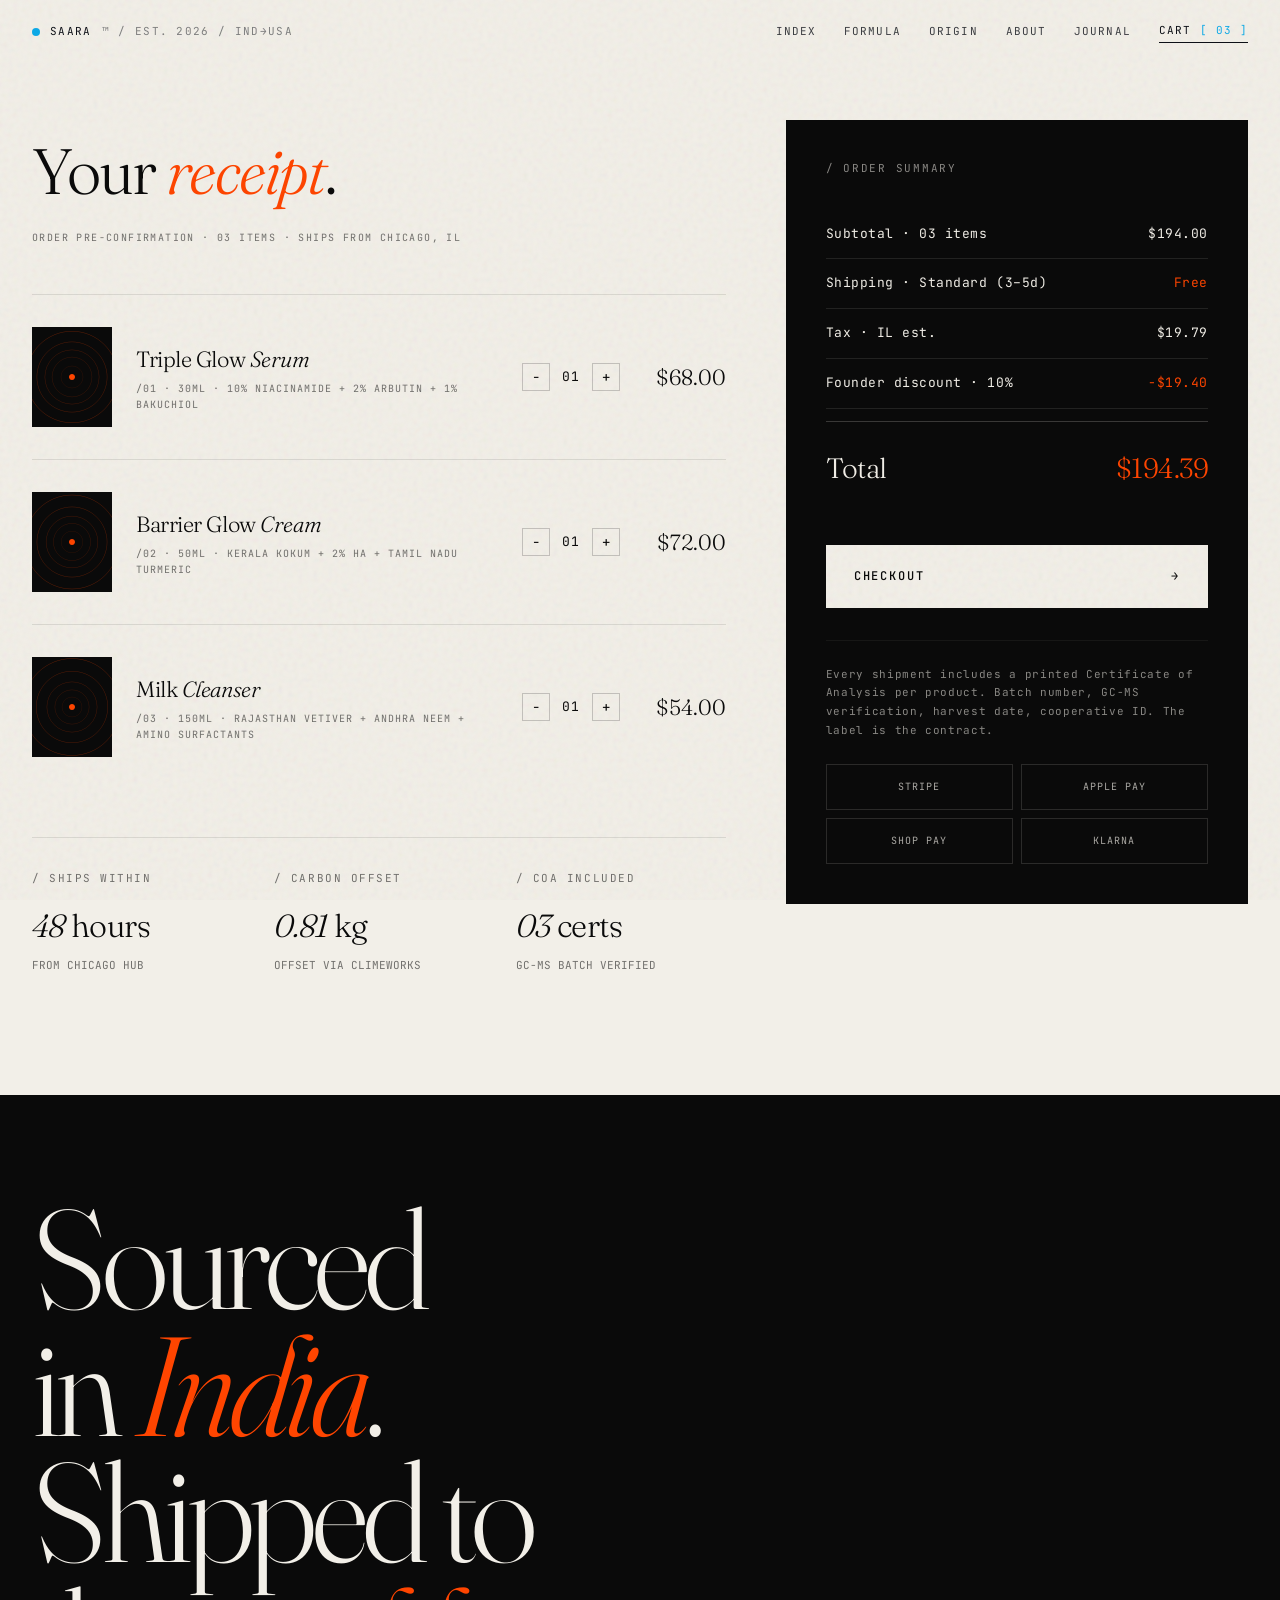
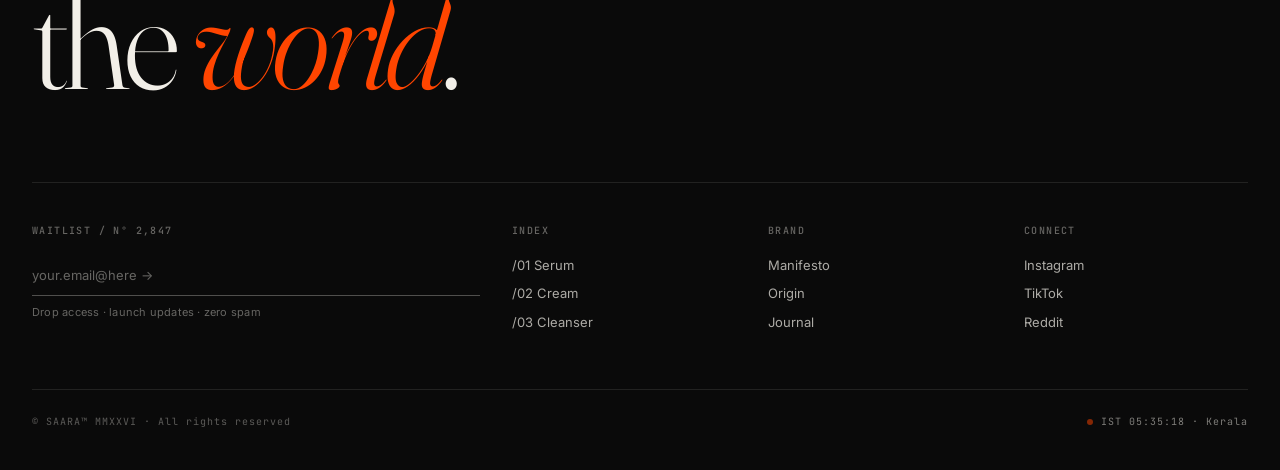
<file: cart.html>
<!DOCTYPE html>
<html lang="en">
<head>
  <meta charset="UTF-8">
  <meta name="viewport" content="width=device-width, initial-scale=1.0">
  <title>SAARA — Cart. Your selections, your receipt.</title>
  <meta name="description" content="Review your SAARA selections. Every concentration, every district, every dollar accounted for.">
  <link rel="preconnect" href="https://fonts.googleapis.com">
  <link rel="preconnect" href="https://fonts.gstatic.com" crossorigin>
  <link rel="stylesheet" href="https://fonts.googleapis.com/css2?family=Inter:wght@300;400;500;600;700&family=Fraunces:ital,opsz,wght@0,9..144,300;0,9..144,400;0,9..144,500;1,9..144,300;1,9..144,400&family=JetBrains+Mono:wght@300;400;500&display=swap">
  <link rel="stylesheet" href="css/tokens.css">
  <link rel="stylesheet" href="css/components.css">
  <link rel="stylesheet" href="css/pages.css">
</head>
<body>

<nav class="nav">
  <div class="nav-l">
    <span class="mark"></span>
    SAARA<span class="meta">™ / EST. 2026 / IND→USA</span>
  </div>
  <div class="nav-r">
    <a href="index.html" class="magnetic">index</a>
    <a href="ingredients.html" class="magnetic">formula</a>
    <a href="origin.html" class="magnetic">origin</a>
    <a href="about.html" class="magnetic">about</a>
    <a href="journal.html" class="magnetic">journal</a>
    <a href="cart.html" class="magnetic nav-cart active">cart <span class="count">[ 03 ]</span></a>
  </div>
</nav>

<section class="cart-layout" data-section data-parallax>

  <div>
    <h1 class="cart-items-h">Your <em>receipt</em>.</h1>
    <div class="cart-meta">Order pre-confirmation · 03 items · ships from Chicago, IL</div>

    <div class="cart-item" data-item-id="01">
      <div class="cart-item-thumb"><canvas class="cart-canvas" data-scene="serum"></canvas></div>
      <div>
        <div class="cart-item-info-name">Triple Glow <em>Serum</em></div>
        <div class="cart-item-info-desc">/01 · 30ml · 10% Niacinamide + 2% Arbutin + 1% Bakuchiol</div>
      </div>
      <div class="cart-qty">
        <button data-act="dec">−</button>
        <span class="qv">01</span>
        <button data-act="inc">+</button>
      </div>
      <div class="cart-item-price" data-base="68">$68.00</div>
    </div>

    <div class="cart-item" data-item-id="02">
      <div class="cart-item-thumb"><canvas class="cart-canvas" data-scene="cream"></canvas></div>
      <div>
        <div class="cart-item-info-name">Barrier Glow <em>Cream</em></div>
        <div class="cart-item-info-desc">/02 · 50ml · Kerala Kokum + 2% HA + Tamil Nadu Turmeric</div>
      </div>
      <div class="cart-qty">
        <button data-act="dec">−</button>
        <span class="qv">01</span>
        <button data-act="inc">+</button>
      </div>
      <div class="cart-item-price" data-base="72">$72.00</div>
    </div>

    <div class="cart-item" data-item-id="03">
      <div class="cart-item-thumb"><canvas class="cart-canvas" data-scene="cleanser"></canvas></div>
      <div>
        <div class="cart-item-info-name">Milk <em>Cleanser</em></div>
        <div class="cart-item-info-desc">/03 · 150ml · Rajasthan Vetiver + Andhra Neem + amino surfactants</div>
      </div>
      <div class="cart-qty">
        <button data-act="dec">−</button>
        <span class="qv">01</span>
        <button data-act="inc">+</button>
      </div>
      <div class="cart-item-price" data-base="54">$54.00</div>
    </div>

    <div style="margin-top:48px; padding-top:32px; border-top: 0.5px solid var(--ink-10); display:grid; grid-template-columns: repeat(3, 1fr); gap: 32px;">
      <div>
        <div style="font-family: var(--font-mono); font-size: 11px; letter-spacing: 0.14em; text-transform: uppercase; opacity: 0.55; margin-bottom: 12px;">/ Ships within</div>
        <div style="font-family: var(--font-display); font-size: 32px; font-weight: 300; letter-spacing: -0.02em;"><em>48</em> hours</div>
        <div style="font-family: var(--font-mono); font-size: 11px; opacity: 0.55; margin-top: 6px;">FROM CHICAGO HUB</div>
      </div>
      <div>
        <div style="font-family: var(--font-mono); font-size: 11px; letter-spacing: 0.14em; text-transform: uppercase; opacity: 0.55; margin-bottom: 12px;">/ Carbon offset</div>
        <div style="font-family: var(--font-display); font-size: 32px; font-weight: 300; letter-spacing: -0.02em;"><em>0.81</em> kg</div>
        <div style="font-family: var(--font-mono); font-size: 11px; opacity: 0.55; margin-top: 6px;">OFFSET VIA CLIMEWORKS</div>
      </div>
      <div>
        <div style="font-family: var(--font-mono); font-size: 11px; letter-spacing: 0.14em; text-transform: uppercase; opacity: 0.55; margin-bottom: 12px;">/ COA included</div>
        <div style="font-family: var(--font-display); font-size: 32px; font-weight: 300; letter-spacing: -0.02em;"><em>03</em> certs</div>
        <div style="font-family: var(--font-mono); font-size: 11px; opacity: 0.55; margin-top: 6px;">GC-MS BATCH VERIFIED</div>
      </div>
    </div>
  </div>

  <div class="cart-summary">
    <div class="cart-summary-h">/ Order Summary</div>

    <div class="cart-summary-row">
      <span>Subtotal · 03 items</span>
      <span id="sum-sub">$194.00</span>
    </div>
    <div class="cart-summary-row">
      <span>Shipping · Standard (3–5d)</span>
      <span style="color: var(--signal)">Free</span>
    </div>
    <div class="cart-summary-row">
      <span>Tax · IL est.</span>
      <span id="sum-tax">$19.79</span>
    </div>
    <div class="cart-summary-row">
      <span>Founder discount · 10%</span>
      <span style="color: var(--signal)" id="sum-disc">−$19.40</span>
    </div>

    <div class="cart-summary-row total">
      <span>Total</span>
      <span class="v" id="sum-total">$194.39</span>
    </div>

    <a href="#" class="cart-checkout">
      <span>Checkout</span>
      <span>→</span>
    </a>

    <div style="margin-top: 32px; padding-top: 24px; border-top: 0.5px solid var(--paper-10); font-family: var(--font-mono); font-size: 11px; letter-spacing: 0.06em; line-height: 1.7; opacity: 0.55;">
      Every shipment includes a printed Certificate of Analysis per product. Batch number, GC-MS verification, harvest date, cooperative ID. The label is the contract.
    </div>

    <div style="margin-top: 24px; display: grid; grid-template-columns: 1fr 1fr; gap: 8px;">
      <div style="padding: 14px 12px; border: 0.5px solid var(--paper-20); font-family: var(--font-mono); font-size: 10px; letter-spacing: 0.1em; text-transform: uppercase; text-align: center; opacity: 0.7;">Stripe</div>
      <div style="padding: 14px 12px; border: 0.5px solid var(--paper-20); font-family: var(--font-mono); font-size: 10px; letter-spacing: 0.1em; text-transform: uppercase; text-align: center; opacity: 0.7;">Apple Pay</div>
      <div style="padding: 14px 12px; border: 0.5px solid var(--paper-20); font-family: var(--font-mono); font-size: 10px; letter-spacing: 0.1em; text-transform: uppercase; text-align: center; opacity: 0.7;">Shop Pay</div>
      <div style="padding: 14px 12px; border: 0.5px solid var(--paper-20); font-family: var(--font-mono); font-size: 10px; letter-spacing: 0.1em; text-transform: uppercase; text-align: center; opacity: 0.7;">Klarna</div>
    </div>
  </div>

</section>

<footer class="footer" data-section data-dark data-parallax>
  <h2 class="footer-h">
    <span class="word" data-depth="40">Sourced</span><br>
    <span class="word" data-depth="60">in</span> <span class="word" data-depth="80"><em>India</em></span>.<br>
    <span class="word" data-depth="50">Shipped</span> <span class="word" data-depth="50">to</span><br>
    <span class="word" data-depth="70">the</span> <span class="word" data-depth="90"><em>world</em></span>.
  </h2>
  <div class="footer-grid">
    <div class="f-col f-newsletter">
      <div class="f-col-t">Waitlist / N° 2,847</div>
      <input placeholder="your.email@here →"/>
      <div class="hint">Drop access · launch updates · zero spam</div>
    </div>
    <div class="f-col">
      <div class="f-col-t">Index</div>
      <a href="product.html" class="magnetic">/01 Serum</a>
      <a href="product.html" class="magnetic">/02 Cream</a>
      <a href="product.html" class="magnetic">/03 Cleanser</a>
    </div>
    <div class="f-col">
      <div class="f-col-t">Brand</div>
      <a href="about.html" class="magnetic">Manifesto</a>
      <a href="origin.html" class="magnetic">Origin</a>
      <a href="journal.html" class="magnetic">Journal</a>
    </div>
    <div class="f-col">
      <div class="f-col-t">Connect</div>
      <a href="#" class="magnetic">Instagram</a>
      <a href="#" class="magnetic">TikTok</a>
      <a href="#" class="magnetic">Reddit</a>
    </div>
  </div>
  <div class="footer-bot">
    <div class="footer-copy">© SAARA™ MMXXVI · All rights reserved</div>
    <div class="footer-time"><span class="dot"></span><span id="live-time">IST — Loading...</span></div>
  </div>
</footer>


<script src="js/motion.js"></script>
<script>
  // Cart quantity + total logic
  const fmt = (n) => '$' + n.toFixed(2);
  const recompute = () => {
    let subtotal = 0;
    document.querySelectorAll('.cart-item').forEach(item => {
      const base = parseFloat(item.querySelector('.cart-item-price').dataset.base);
      const qty = parseInt(item.querySelector('.qv').textContent);
      const line = base * qty;
      item.querySelector('.cart-item-price').textContent = fmt(line);
      subtotal += line;
    });
    const tax = subtotal * 0.102;
    const disc = subtotal * 0.10;
    const total = subtotal + tax - disc;
    document.getElementById('sum-sub').textContent = fmt(subtotal);
    document.getElementById('sum-tax').textContent = fmt(tax);
    document.getElementById('sum-disc').textContent = '−' + fmt(disc);
    document.getElementById('sum-total').textContent = fmt(total);

    // Update item count
    const totalItems = Array.from(document.querySelectorAll('.qv'))
      .reduce((s, el) => s + parseInt(el.textContent), 0);
    const itemStr = String(totalItems).padStart(2, '0');
    document.querySelector('.nav-cart .count').textContent = `[ ${itemStr} ]`;
    document.querySelector('.cart-meta').firstChild.textContent =
      `Order pre-confirmation · ${itemStr} items · ships from Chicago, IL`;
    document.querySelector('#sum-sub').previousElementSibling.textContent = `Subtotal · ${itemStr} items`;
  };

  document.querySelectorAll('.cart-qty button').forEach(btn => {
    btn.addEventListener('click', () => {
      const qvEl = btn.parentElement.querySelector('.qv');
      let q = parseInt(qvEl.textContent);
      if (btn.dataset.act === 'inc') q++;
      else if (q > 0) q--;
      qvEl.textContent = String(q).padStart(2, '0');
      recompute();
    });
  });
</script>
</body>
</html>
</file>
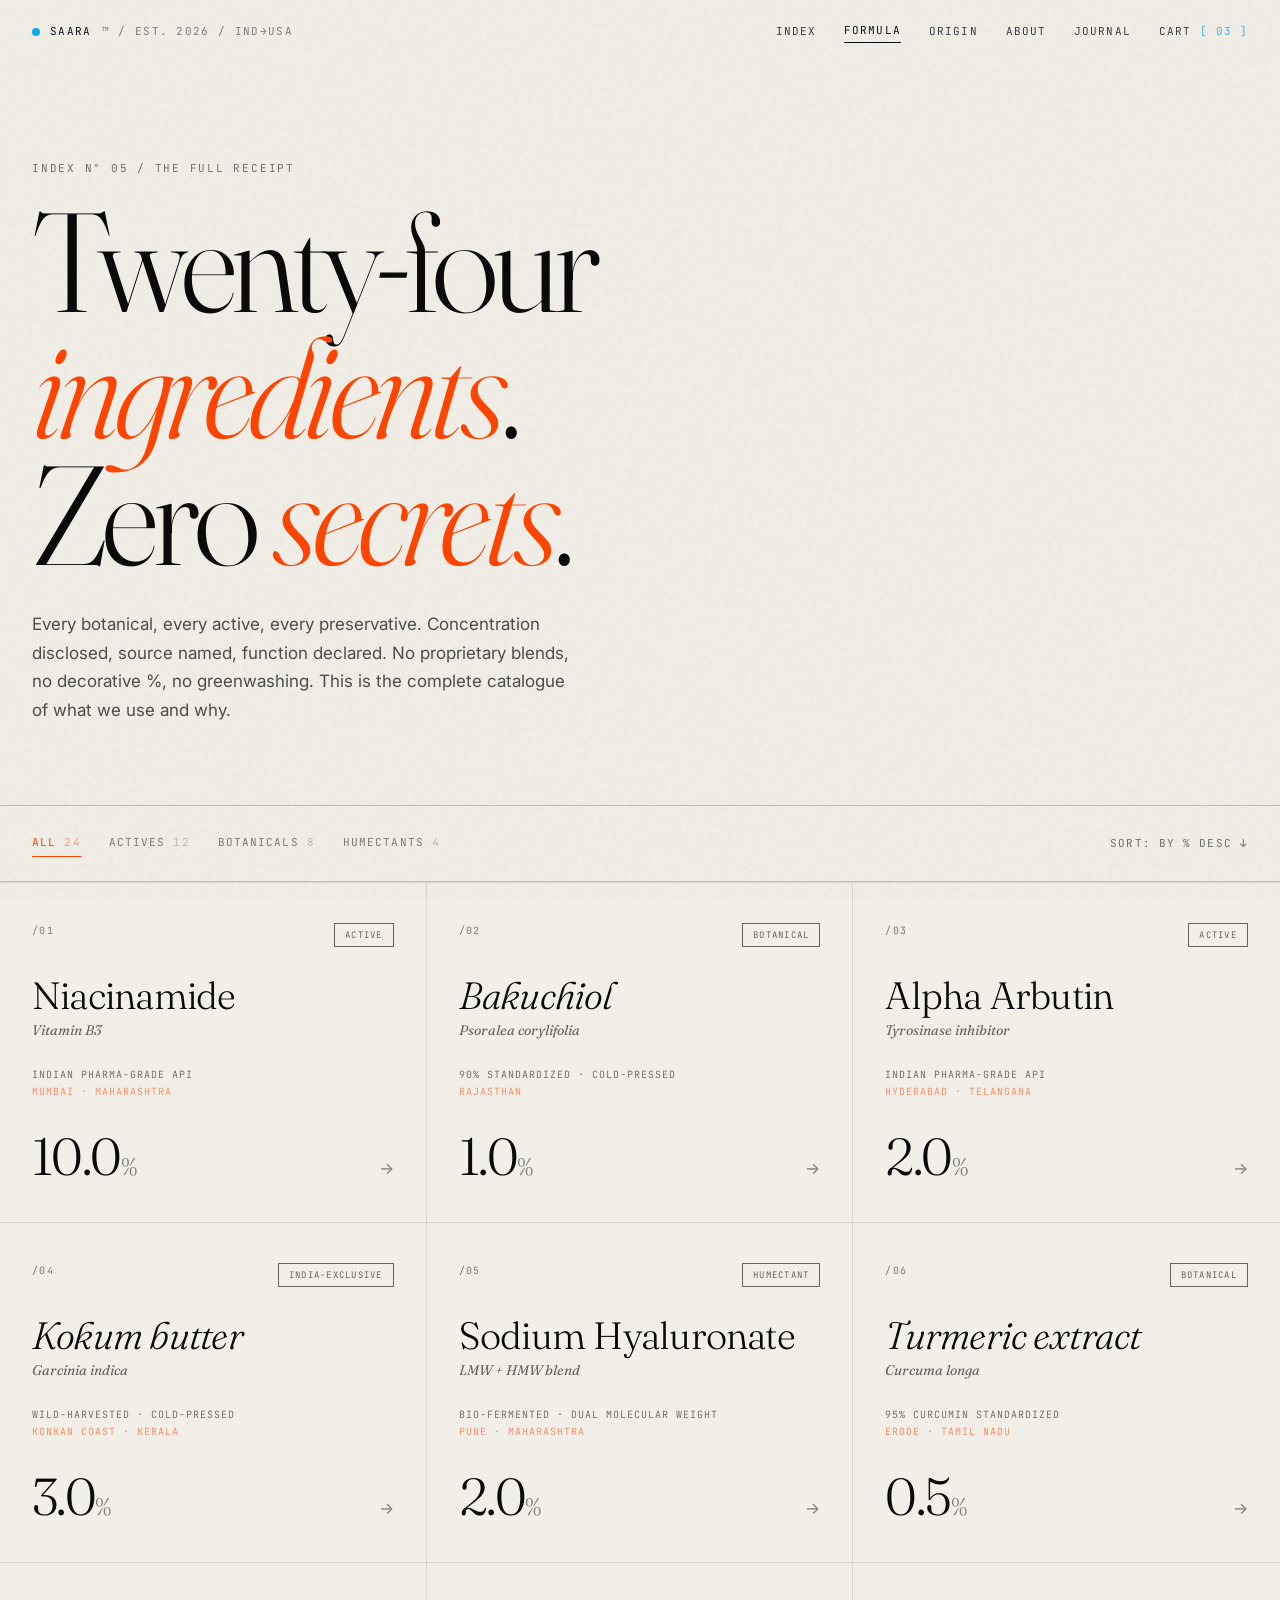
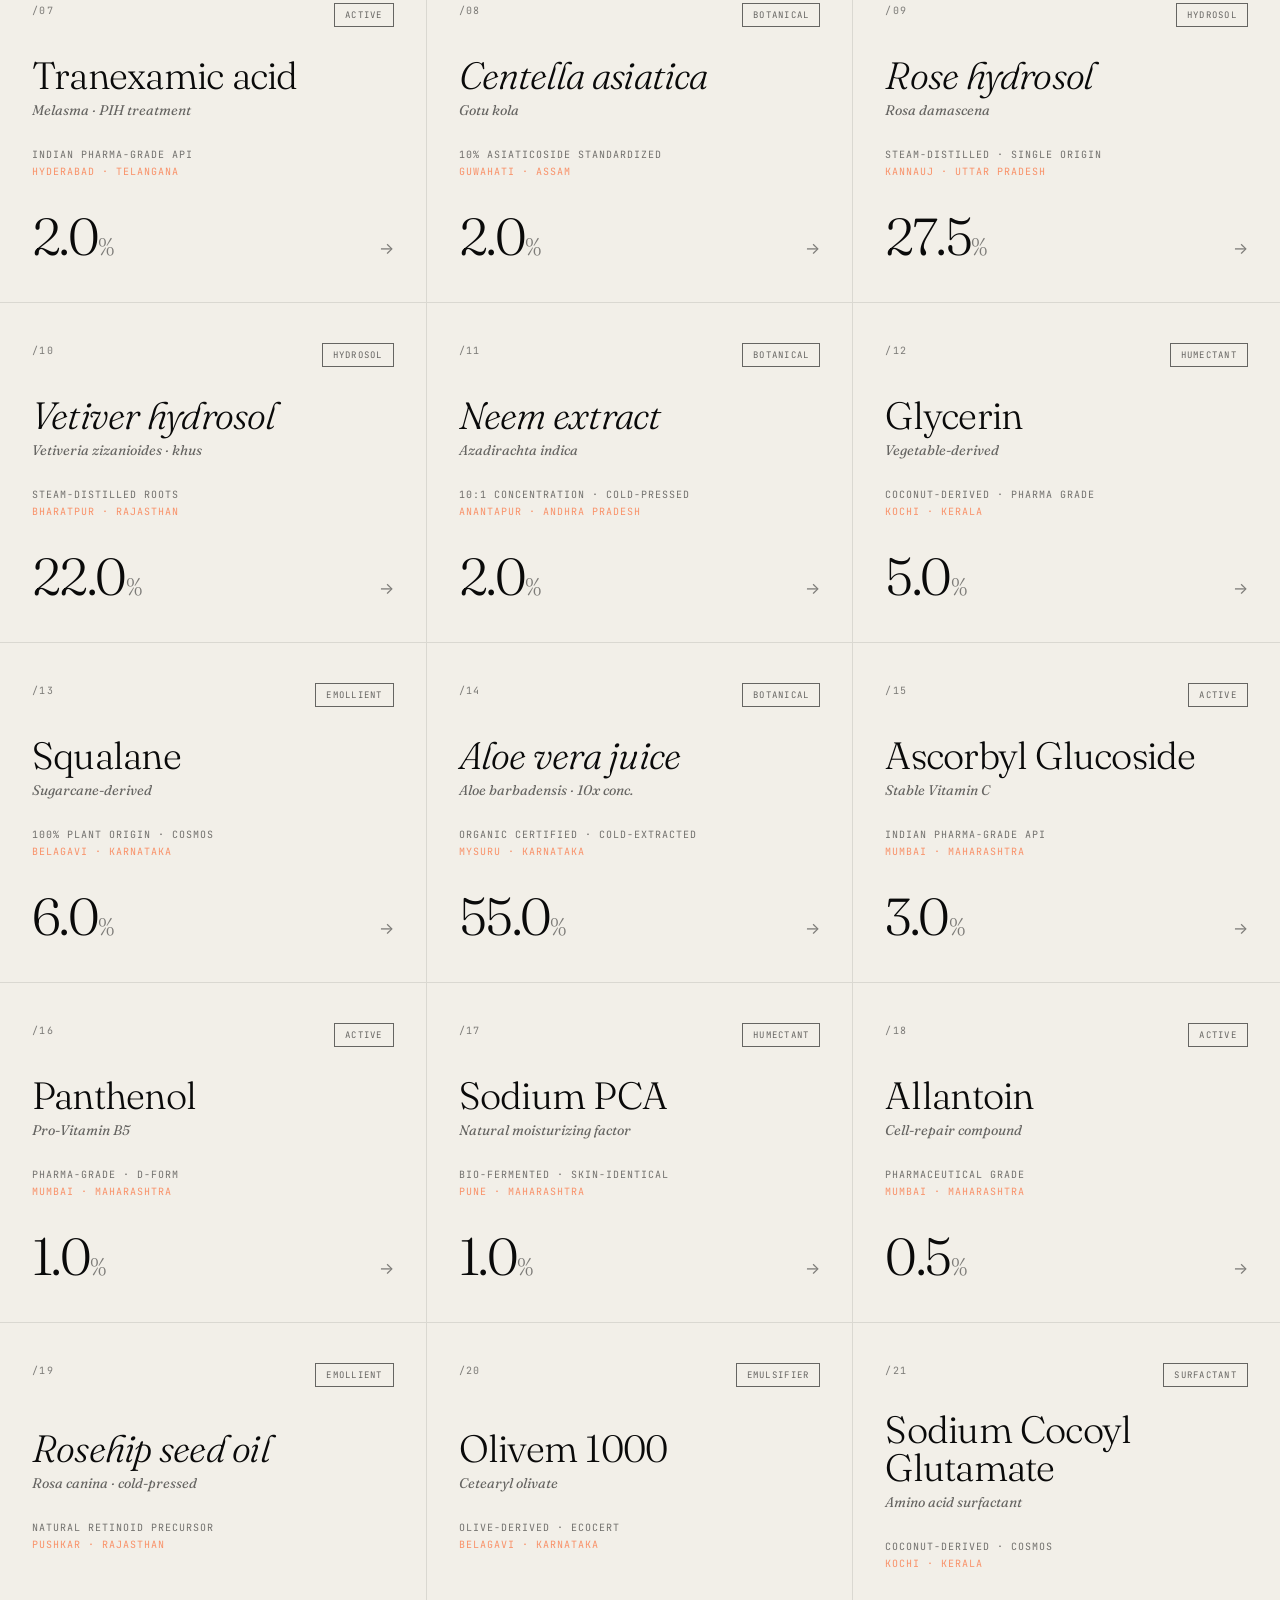
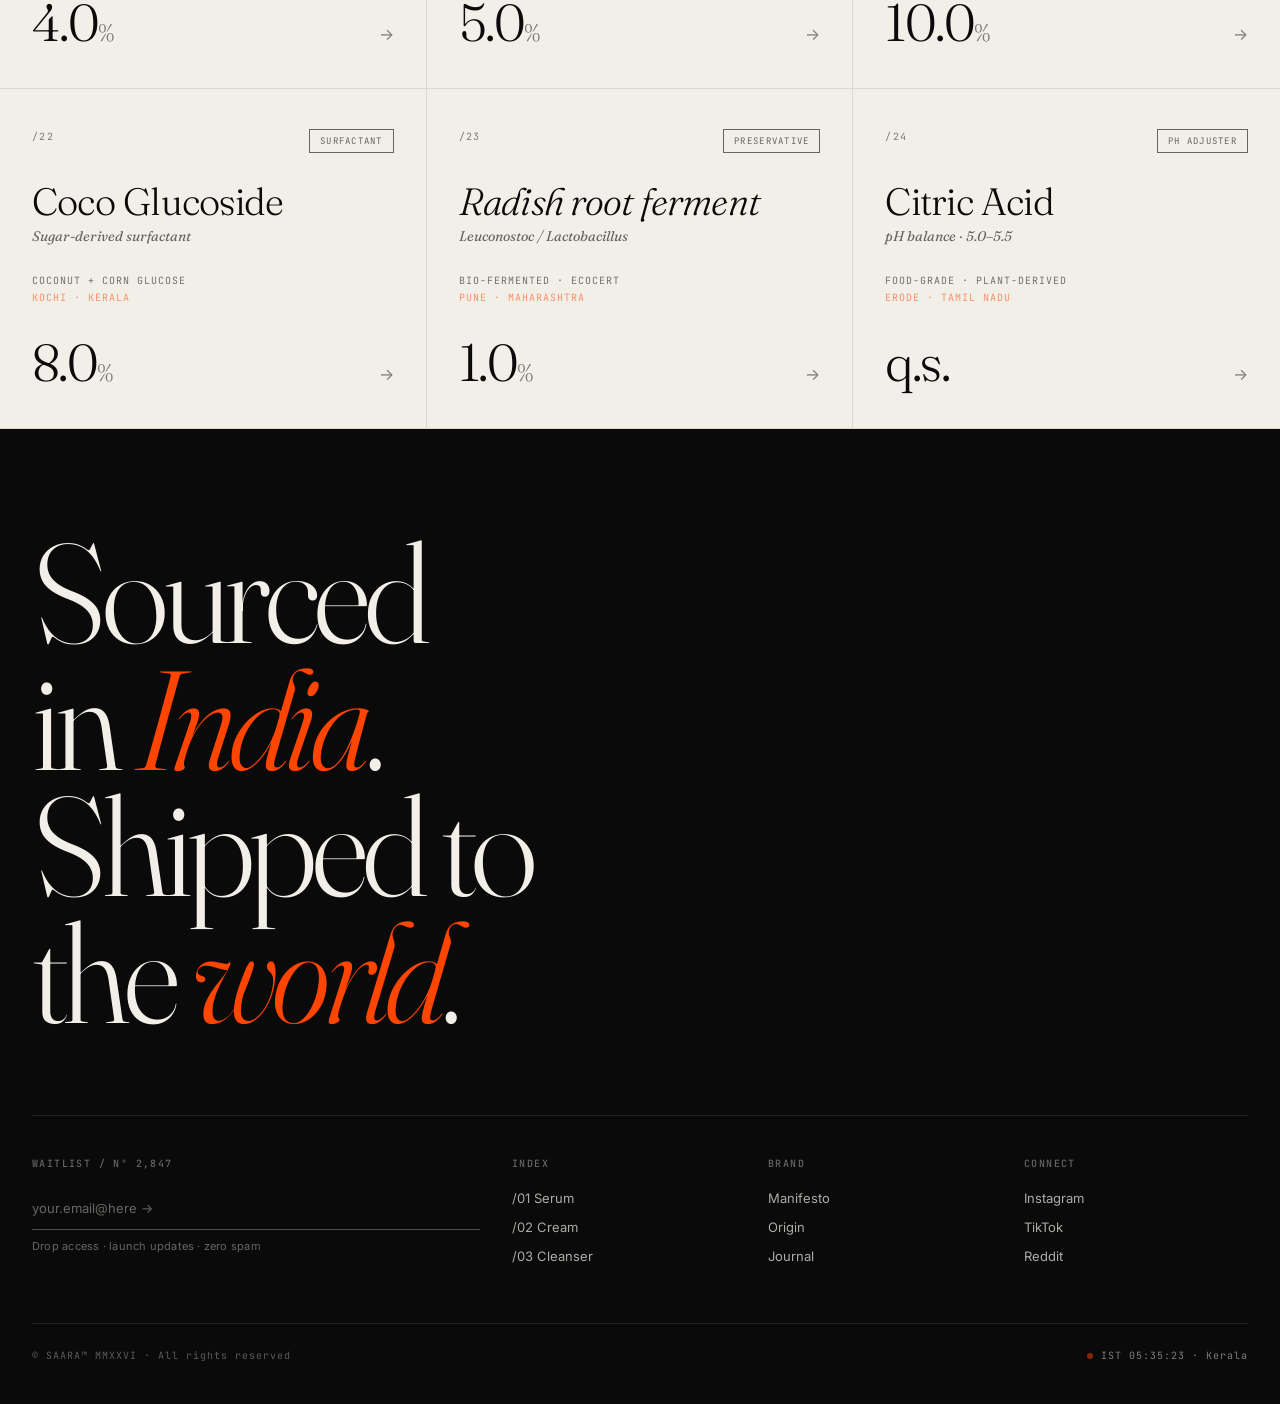
<file: ingredients.html>
<!DOCTYPE html>
<html lang="en">
<head>
  <meta charset="UTF-8">
  <meta name="viewport" content="width=device-width, initial-scale=1.0">
  <title>Ingredients — SAARA</title>
  <link rel="preconnect" href="https://fonts.googleapis.com">
  <link rel="preconnect" href="https://fonts.gstatic.com" crossorigin>
  <link rel="stylesheet" href="https://fonts.googleapis.com/css2?family=Inter:wght@300;400;500;600;700&family=Fraunces:ital,opsz,wght@0,9..144,300;0,9..144,400;0,9..144,500;1,9..144,300;1,9..144,400&family=JetBrains+Mono:wght@300;400;500&display=swap">
  <link rel="stylesheet" href="css/tokens.css">
  <link rel="stylesheet" href="css/components.css">
  <link rel="stylesheet" href="css/pages.css">
</head>
<body>

<nav class="nav">
  <div class="nav-l">
    <span class="mark"></span>
    SAARA<span class="meta">™ / EST. 2026 / IND→USA</span>
  </div>
  <div class="nav-r">
    <a href="index.html" class="magnetic">index</a>
    <a href="ingredients.html" class="magnetic active">formula</a>
    <a href="origin.html" class="magnetic">origin</a>
    <a href="about.html" class="magnetic">about</a>
    <a href="journal.html" class="magnetic">journal</a>
    <a href="cart.html" class="magnetic nav-cart">cart <span class="count">[ 03 ]</span></a>
  </div>
</nav>

<section class="page-hero" data-section data-parallax>
  <div class="page-eyebrow">Index N° 05 / The full receipt</div>
  <h1 class="page-title">
    <span class="word" data-depth="40">Twenty-four</span><br>
    <span class="word ital" data-depth="60"><em>ingredients</em>.</span><br>
    <span class="word" data-depth="80">Zero</span> <span class="word ital" data-depth="50"><em>secrets</em>.</span>
  </h1>
  <p class="page-sub">Every botanical, every active, every preservative. Concentration disclosed, source named, function declared. No proprietary blends, no decorative %, no greenwashing. This is the complete catalogue of what we use and why.</p>
</section>

<div class="filter-bar">
  <div class="filter-tabs">
    <span class="filter-tab active" data-filter="all">all <span class="filter-count">24</span></span>
    <span class="filter-tab" data-filter="active">actives <span class="filter-count">12</span></span>
    <span class="filter-tab" data-filter="botanical">botanicals <span class="filter-count">8</span></span>
    <span class="filter-tab" data-filter="hum">humectants <span class="filter-count">4</span></span>
  </div>
  <div style="opacity:0.55">Sort: by % desc ↓</div>
</div>

<section data-section>
<div class="ing-grid" id="ingGrid">

<a href="#" class="ing-card" data-cat="active">
  <div class="ing-card-top"><div class="ing-card-num">/01</div><div class="ing-card-cat">Active</div></div>
  <div>
    <div class="ing-card-name">Niacinamide</div>
    <div class="ing-card-latin">Vitamin B3</div>
    <div class="ing-card-src">Indian pharma-grade API<br><span class="dist">Mumbai · Maharashtra</span></div>
  </div>
  <div class="ing-card-foot">
    <div class="ing-card-pct">10.0<span class="unit">%</span></div>
    <div class="ing-card-arrow">→</div>
  </div>
</a>

<a href="#" class="ing-card" data-cat="botanical">
  <div class="ing-card-top"><div class="ing-card-num">/02</div><div class="ing-card-cat">Botanical</div></div>
  <div>
    <div class="ing-card-name"><em>Bakuchiol</em></div>
    <div class="ing-card-latin">Psoralea corylifolia</div>
    <div class="ing-card-src">90% standardized · cold-pressed<br><span class="dist">Rajasthan</span></div>
  </div>
  <div class="ing-card-foot">
    <div class="ing-card-pct">1.0<span class="unit">%</span></div>
    <div class="ing-card-arrow">→</div>
  </div>
</a>

<a href="#" class="ing-card" data-cat="active">
  <div class="ing-card-top"><div class="ing-card-num">/03</div><div class="ing-card-cat">Active</div></div>
  <div>
    <div class="ing-card-name">Alpha Arbutin</div>
    <div class="ing-card-latin">Tyrosinase inhibitor</div>
    <div class="ing-card-src">Indian pharma-grade API<br><span class="dist">Hyderabad · Telangana</span></div>
  </div>
  <div class="ing-card-foot">
    <div class="ing-card-pct">2.0<span class="unit">%</span></div>
    <div class="ing-card-arrow">→</div>
  </div>
</a>

<a href="#" class="ing-card" data-cat="botanical">
  <div class="ing-card-top"><div class="ing-card-num">/04</div><div class="ing-card-cat">India-exclusive</div></div>
  <div>
    <div class="ing-card-name"><em>Kokum butter</em></div>
    <div class="ing-card-latin">Garcinia indica</div>
    <div class="ing-card-src">Wild-harvested · cold-pressed<br><span class="dist">Konkan coast · Kerala</span></div>
  </div>
  <div class="ing-card-foot">
    <div class="ing-card-pct">3.0<span class="unit">%</span></div>
    <div class="ing-card-arrow">→</div>
  </div>
</a>

<a href="#" class="ing-card" data-cat="hum">
  <div class="ing-card-top"><div class="ing-card-num">/05</div><div class="ing-card-cat">Humectant</div></div>
  <div>
    <div class="ing-card-name">Sodium Hyaluronate</div>
    <div class="ing-card-latin">LMW + HMW blend</div>
    <div class="ing-card-src">Bio-fermented · dual molecular weight<br><span class="dist">Pune · Maharashtra</span></div>
  </div>
  <div class="ing-card-foot">
    <div class="ing-card-pct">2.0<span class="unit">%</span></div>
    <div class="ing-card-arrow">→</div>
  </div>
</a>

<a href="#" class="ing-card" data-cat="botanical">
  <div class="ing-card-top"><div class="ing-card-num">/06</div><div class="ing-card-cat">Botanical</div></div>
  <div>
    <div class="ing-card-name"><em>Turmeric extract</em></div>
    <div class="ing-card-latin">Curcuma longa</div>
    <div class="ing-card-src">95% curcumin standardized<br><span class="dist">Erode · Tamil Nadu</span></div>
  </div>
  <div class="ing-card-foot">
    <div class="ing-card-pct">0.5<span class="unit">%</span></div>
    <div class="ing-card-arrow">→</div>
  </div>
</a>

<a href="#" class="ing-card" data-cat="active">
  <div class="ing-card-top"><div class="ing-card-num">/07</div><div class="ing-card-cat">Active</div></div>
  <div>
    <div class="ing-card-name">Tranexamic acid</div>
    <div class="ing-card-latin">Melasma · PIH treatment</div>
    <div class="ing-card-src">Indian pharma-grade API<br><span class="dist">Hyderabad · Telangana</span></div>
  </div>
  <div class="ing-card-foot">
    <div class="ing-card-pct">2.0<span class="unit">%</span></div>
    <div class="ing-card-arrow">→</div>
  </div>
</a>

<a href="#" class="ing-card" data-cat="botanical">
  <div class="ing-card-top"><div class="ing-card-num">/08</div><div class="ing-card-cat">Botanical</div></div>
  <div>
    <div class="ing-card-name"><em>Centella asiatica</em></div>
    <div class="ing-card-latin">Gotu kola</div>
    <div class="ing-card-src">10% asiaticoside standardized<br><span class="dist">Guwahati · Assam</span></div>
  </div>
  <div class="ing-card-foot">
    <div class="ing-card-pct">2.0<span class="unit">%</span></div>
    <div class="ing-card-arrow">→</div>
  </div>
</a>

<a href="#" class="ing-card" data-cat="botanical">
  <div class="ing-card-top"><div class="ing-card-num">/09</div><div class="ing-card-cat">Hydrosol</div></div>
  <div>
    <div class="ing-card-name"><em>Rose hydrosol</em></div>
    <div class="ing-card-latin">Rosa damascena</div>
    <div class="ing-card-src">Steam-distilled · single origin<br><span class="dist">Kannauj · Uttar Pradesh</span></div>
  </div>
  <div class="ing-card-foot">
    <div class="ing-card-pct">27.5<span class="unit">%</span></div>
    <div class="ing-card-arrow">→</div>
  </div>
</a>

<a href="#" class="ing-card" data-cat="botanical">
  <div class="ing-card-top"><div class="ing-card-num">/10</div><div class="ing-card-cat">Hydrosol</div></div>
  <div>
    <div class="ing-card-name"><em>Vetiver hydrosol</em></div>
    <div class="ing-card-latin">Vetiveria zizanioides · khus</div>
    <div class="ing-card-src">Steam-distilled roots<br><span class="dist">Bharatpur · Rajasthan</span></div>
  </div>
  <div class="ing-card-foot">
    <div class="ing-card-pct">22.0<span class="unit">%</span></div>
    <div class="ing-card-arrow">→</div>
  </div>
</a>

<a href="#" class="ing-card" data-cat="botanical">
  <div class="ing-card-top"><div class="ing-card-num">/11</div><div class="ing-card-cat">Botanical</div></div>
  <div>
    <div class="ing-card-name"><em>Neem extract</em></div>
    <div class="ing-card-latin">Azadirachta indica</div>
    <div class="ing-card-src">10:1 concentration · cold-pressed<br><span class="dist">Anantapur · Andhra Pradesh</span></div>
  </div>
  <div class="ing-card-foot">
    <div class="ing-card-pct">2.0<span class="unit">%</span></div>
    <div class="ing-card-arrow">→</div>
  </div>
</a>

<a href="#" class="ing-card" data-cat="hum">
  <div class="ing-card-top"><div class="ing-card-num">/12</div><div class="ing-card-cat">Humectant</div></div>
  <div>
    <div class="ing-card-name">Glycerin</div>
    <div class="ing-card-latin">Vegetable-derived</div>
    <div class="ing-card-src">Coconut-derived · pharma grade<br><span class="dist">Kochi · Kerala</span></div>
  </div>
  <div class="ing-card-foot">
    <div class="ing-card-pct">5.0<span class="unit">%</span></div>
    <div class="ing-card-arrow">→</div>
  </div>
</a>

<a href="#" class="ing-card" data-cat="botanical">
  <div class="ing-card-top"><div class="ing-card-num">/13</div><div class="ing-card-cat">Emollient</div></div>
  <div>
    <div class="ing-card-name">Squalane</div>
    <div class="ing-card-latin">Sugarcane-derived</div>
    <div class="ing-card-src">100% plant origin · COSMOS<br><span class="dist">Belagavi · Karnataka</span></div>
  </div>
  <div class="ing-card-foot">
    <div class="ing-card-pct">6.0<span class="unit">%</span></div>
    <div class="ing-card-arrow">→</div>
  </div>
</a>

<a href="#" class="ing-card" data-cat="botanical">
  <div class="ing-card-top"><div class="ing-card-num">/14</div><div class="ing-card-cat">Botanical</div></div>
  <div>
    <div class="ing-card-name"><em>Aloe vera juice</em></div>
    <div class="ing-card-latin">Aloe barbadensis · 10x conc.</div>
    <div class="ing-card-src">Organic certified · cold-extracted<br><span class="dist">Mysuru · Karnataka</span></div>
  </div>
  <div class="ing-card-foot">
    <div class="ing-card-pct">55.0<span class="unit">%</span></div>
    <div class="ing-card-arrow">→</div>
  </div>
</a>

<a href="#" class="ing-card" data-cat="active">
  <div class="ing-card-top"><div class="ing-card-num">/15</div><div class="ing-card-cat">Active</div></div>
  <div>
    <div class="ing-card-name">Ascorbyl Glucoside</div>
    <div class="ing-card-latin">Stable Vitamin C</div>
    <div class="ing-card-src">Indian pharma-grade API<br><span class="dist">Mumbai · Maharashtra</span></div>
  </div>
  <div class="ing-card-foot">
    <div class="ing-card-pct">3.0<span class="unit">%</span></div>
    <div class="ing-card-arrow">→</div>
  </div>
</a>

<a href="#" class="ing-card" data-cat="active">
  <div class="ing-card-top"><div class="ing-card-num">/16</div><div class="ing-card-cat">Active</div></div>
  <div>
    <div class="ing-card-name">Panthenol</div>
    <div class="ing-card-latin">Pro-Vitamin B5</div>
    <div class="ing-card-src">Pharma-grade · D-form<br><span class="dist">Mumbai · Maharashtra</span></div>
  </div>
  <div class="ing-card-foot">
    <div class="ing-card-pct">1.0<span class="unit">%</span></div>
    <div class="ing-card-arrow">→</div>
  </div>
</a>

<a href="#" class="ing-card" data-cat="hum">
  <div class="ing-card-top"><div class="ing-card-num">/17</div><div class="ing-card-cat">Humectant</div></div>
  <div>
    <div class="ing-card-name">Sodium PCA</div>
    <div class="ing-card-latin">Natural moisturizing factor</div>
    <div class="ing-card-src">Bio-fermented · skin-identical<br><span class="dist">Pune · Maharashtra</span></div>
  </div>
  <div class="ing-card-foot">
    <div class="ing-card-pct">1.0<span class="unit">%</span></div>
    <div class="ing-card-arrow">→</div>
  </div>
</a>

<a href="#" class="ing-card" data-cat="active">
  <div class="ing-card-top"><div class="ing-card-num">/18</div><div class="ing-card-cat">Active</div></div>
  <div>
    <div class="ing-card-name">Allantoin</div>
    <div class="ing-card-latin">Cell-repair compound</div>
    <div class="ing-card-src">Pharmaceutical grade<br><span class="dist">Mumbai · Maharashtra</span></div>
  </div>
  <div class="ing-card-foot">
    <div class="ing-card-pct">0.5<span class="unit">%</span></div>
    <div class="ing-card-arrow">→</div>
  </div>
</a>

<a href="#" class="ing-card" data-cat="botanical">
  <div class="ing-card-top"><div class="ing-card-num">/19</div><div class="ing-card-cat">Emollient</div></div>
  <div>
    <div class="ing-card-name"><em>Rosehip seed oil</em></div>
    <div class="ing-card-latin">Rosa canina · cold-pressed</div>
    <div class="ing-card-src">Natural retinoid precursor<br><span class="dist">Pushkar · Rajasthan</span></div>
  </div>
  <div class="ing-card-foot">
    <div class="ing-card-pct">4.0<span class="unit">%</span></div>
    <div class="ing-card-arrow">→</div>
  </div>
</a>

<a href="#" class="ing-card" data-cat="hum">
  <div class="ing-card-top"><div class="ing-card-num">/20</div><div class="ing-card-cat">Emulsifier</div></div>
  <div>
    <div class="ing-card-name">Olivem 1000</div>
    <div class="ing-card-latin">Cetearyl olivate</div>
    <div class="ing-card-src">Olive-derived · Ecocert<br><span class="dist">Belagavi · Karnataka</span></div>
  </div>
  <div class="ing-card-foot">
    <div class="ing-card-pct">5.0<span class="unit">%</span></div>
    <div class="ing-card-arrow">→</div>
  </div>
</a>

<a href="#" class="ing-card" data-cat="active">
  <div class="ing-card-top"><div class="ing-card-num">/21</div><div class="ing-card-cat">Surfactant</div></div>
  <div>
    <div class="ing-card-name">Sodium Cocoyl Glutamate</div>
    <div class="ing-card-latin">Amino acid surfactant</div>
    <div class="ing-card-src">Coconut-derived · COSMOS<br><span class="dist">Kochi · Kerala</span></div>
  </div>
  <div class="ing-card-foot">
    <div class="ing-card-pct">10.0<span class="unit">%</span></div>
    <div class="ing-card-arrow">→</div>
  </div>
</a>

<a href="#" class="ing-card" data-cat="active">
  <div class="ing-card-top"><div class="ing-card-num">/22</div><div class="ing-card-cat">Surfactant</div></div>
  <div>
    <div class="ing-card-name">Coco Glucoside</div>
    <div class="ing-card-latin">Sugar-derived surfactant</div>
    <div class="ing-card-src">Coconut + corn glucose<br><span class="dist">Kochi · Kerala</span></div>
  </div>
  <div class="ing-card-foot">
    <div class="ing-card-pct">8.0<span class="unit">%</span></div>
    <div class="ing-card-arrow">→</div>
  </div>
</a>

<a href="#" class="ing-card" data-cat="active">
  <div class="ing-card-top"><div class="ing-card-num">/23</div><div class="ing-card-cat">Preservative</div></div>
  <div>
    <div class="ing-card-name"><em>Radish root ferment</em></div>
    <div class="ing-card-latin">Leuconostoc / Lactobacillus</div>
    <div class="ing-card-src">Bio-fermented · Ecocert<br><span class="dist">Pune · Maharashtra</span></div>
  </div>
  <div class="ing-card-foot">
    <div class="ing-card-pct">1.0<span class="unit">%</span></div>
    <div class="ing-card-arrow">→</div>
  </div>
</a>

<a href="#" class="ing-card" data-cat="active">
  <div class="ing-card-top"><div class="ing-card-num">/24</div><div class="ing-card-cat">pH adjuster</div></div>
  <div>
    <div class="ing-card-name">Citric Acid</div>
    <div class="ing-card-latin">pH balance · 5.0–5.5</div>
    <div class="ing-card-src">Food-grade · plant-derived<br><span class="dist">Erode · Tamil Nadu</span></div>
  </div>
  <div class="ing-card-foot">
    <div class="ing-card-pct">q.s.</div>
    <div class="ing-card-arrow">→</div>
  </div>
</a>

</div>
</section>

<footer class="footer" data-section data-dark data-parallax>
  <h2 class="footer-h">
    <span class="word" data-depth="40">Sourced</span><br>
    <span class="word" data-depth="60">in</span> <span class="word" data-depth="80"><em>India</em></span>.<br>
    <span class="word" data-depth="50">Shipped</span> <span class="word" data-depth="50">to</span><br>
    <span class="word" data-depth="70">the</span> <span class="word" data-depth="90"><em>world</em></span>.
  </h2>
  <div class="footer-grid">
    <div class="f-col f-newsletter">
      <div class="f-col-t">Waitlist / N° 2,847</div>
      <input placeholder="your.email@here →"/>
      <div class="hint">Drop access · launch updates · zero spam</div>
    </div>
    <div class="f-col">
      <div class="f-col-t">Index</div>
      <a href="product.html" class="magnetic">/01 Serum</a>
      <a href="product.html" class="magnetic">/02 Cream</a>
      <a href="product.html" class="magnetic">/03 Cleanser</a>
    </div>
    <div class="f-col">
      <div class="f-col-t">Brand</div>
      <a href="about.html" class="magnetic">Manifesto</a>
      <a href="origin.html" class="magnetic">Origin</a>
      <a href="journal.html" class="magnetic">Journal</a>
    </div>
    <div class="f-col">
      <div class="f-col-t">Connect</div>
      <a href="#" class="magnetic">Instagram</a>
      <a href="#" class="magnetic">TikTok</a>
      <a href="#" class="magnetic">Reddit</a>
    </div>
  </div>
  <div class="footer-bot">
    <div class="footer-copy">© SAARA™ MMXXVI · All rights reserved</div>
    <div class="footer-time"><span class="dot"></span><span id="live-time">IST — Loading...</span></div>
  </div>
</footer>

<script src="js/motion.js"></script>
<script>
  // Filter logic
  document.querySelectorAll('.filter-tab').forEach(tab => {
    tab.addEventListener('click', () => {
      document.querySelectorAll('.filter-tab').forEach(t => t.classList.remove('active'));
      tab.classList.add('active');
      const f = tab.dataset.filter;
      document.querySelectorAll('.ing-card').forEach(c => {
        if (f === 'all' || c.dataset.cat === f) {
          c.style.display = '';
        } else {
          c.style.display = 'none';
        }
      });
    });
  });
</script>
</body>
</html>
</file>
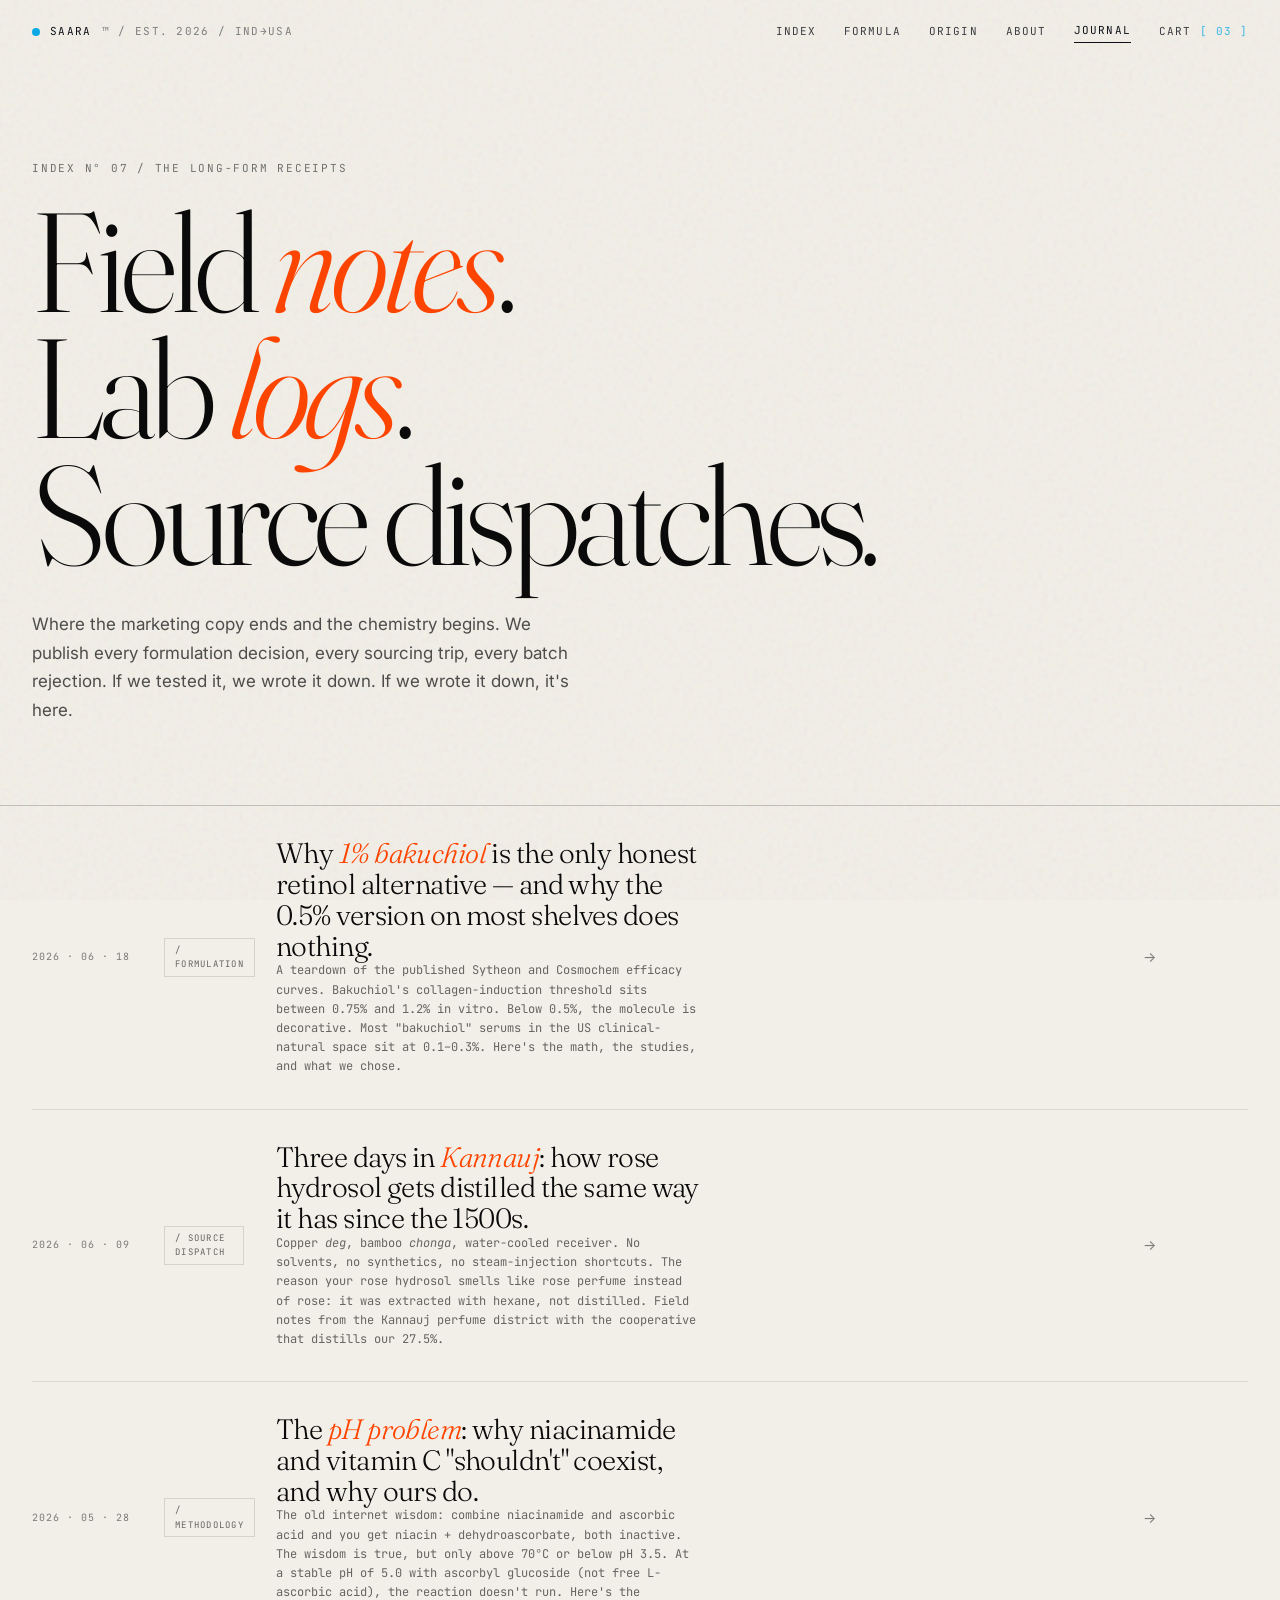
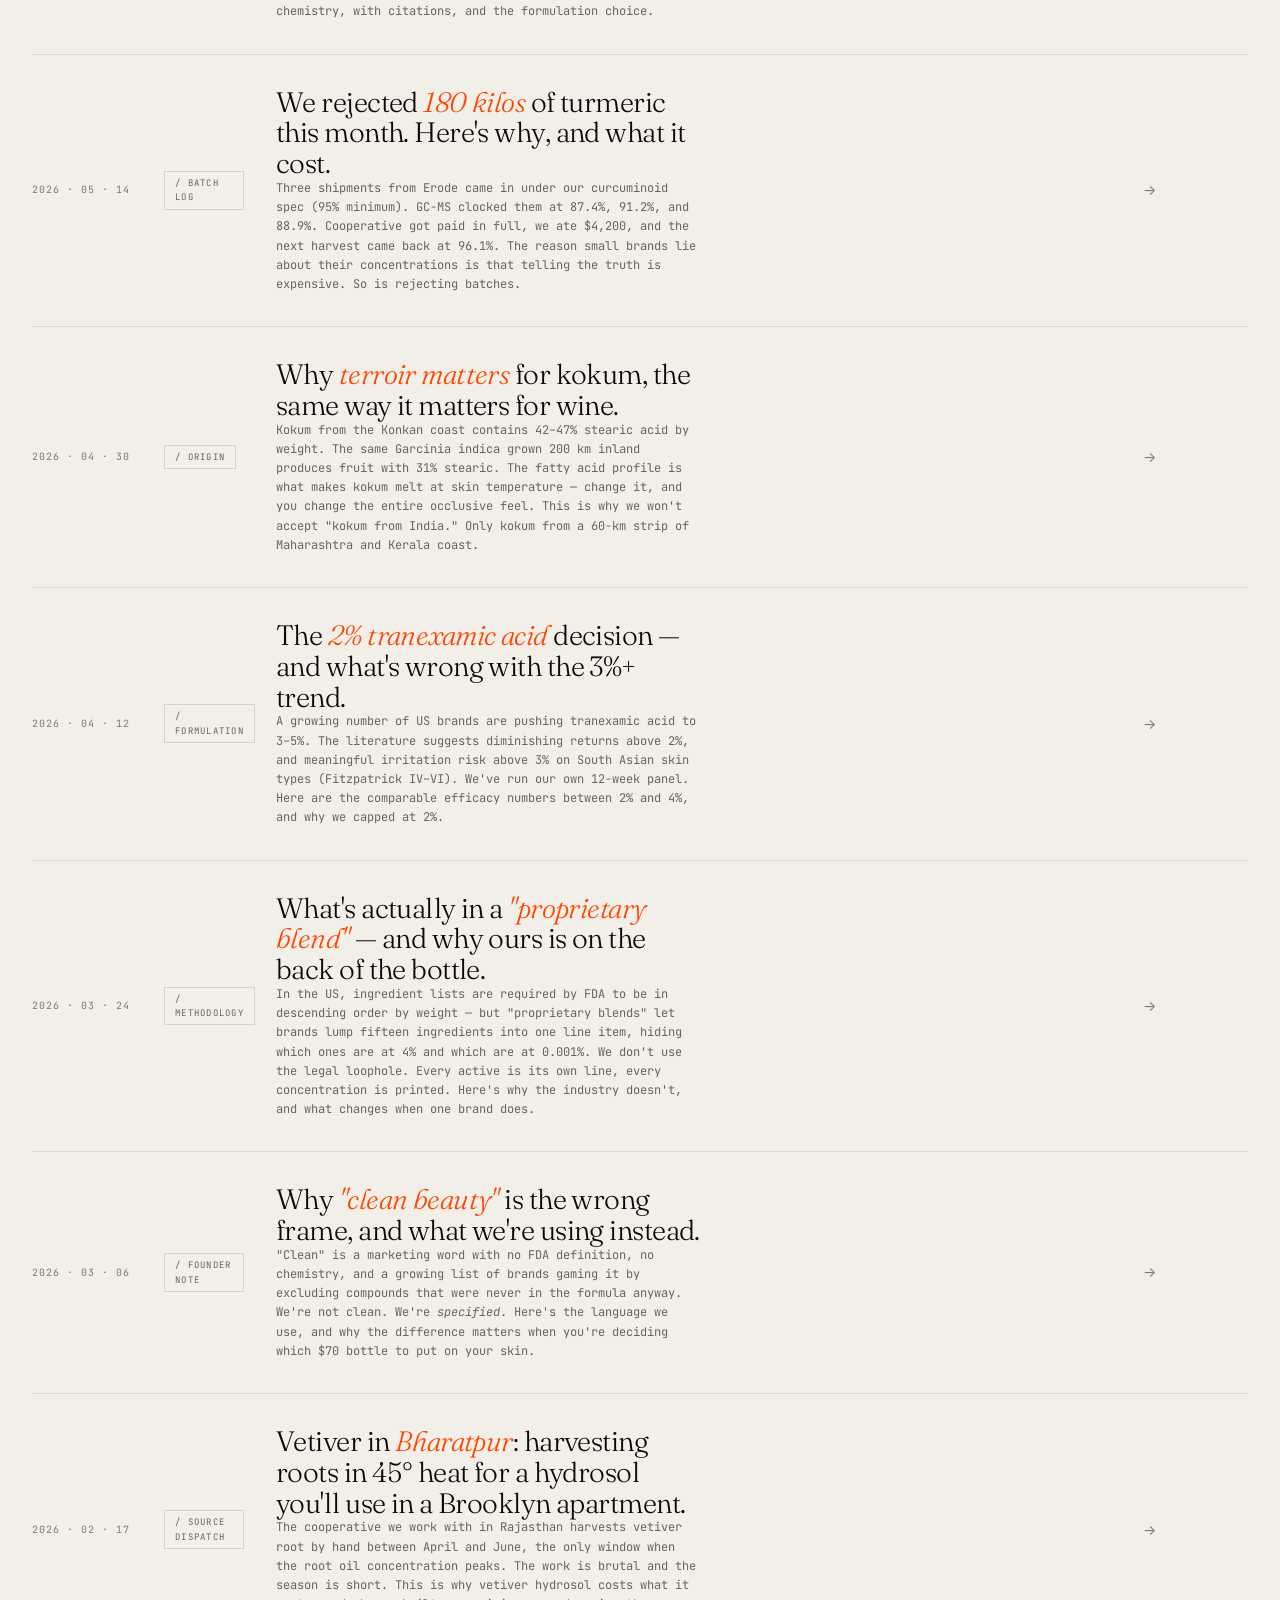
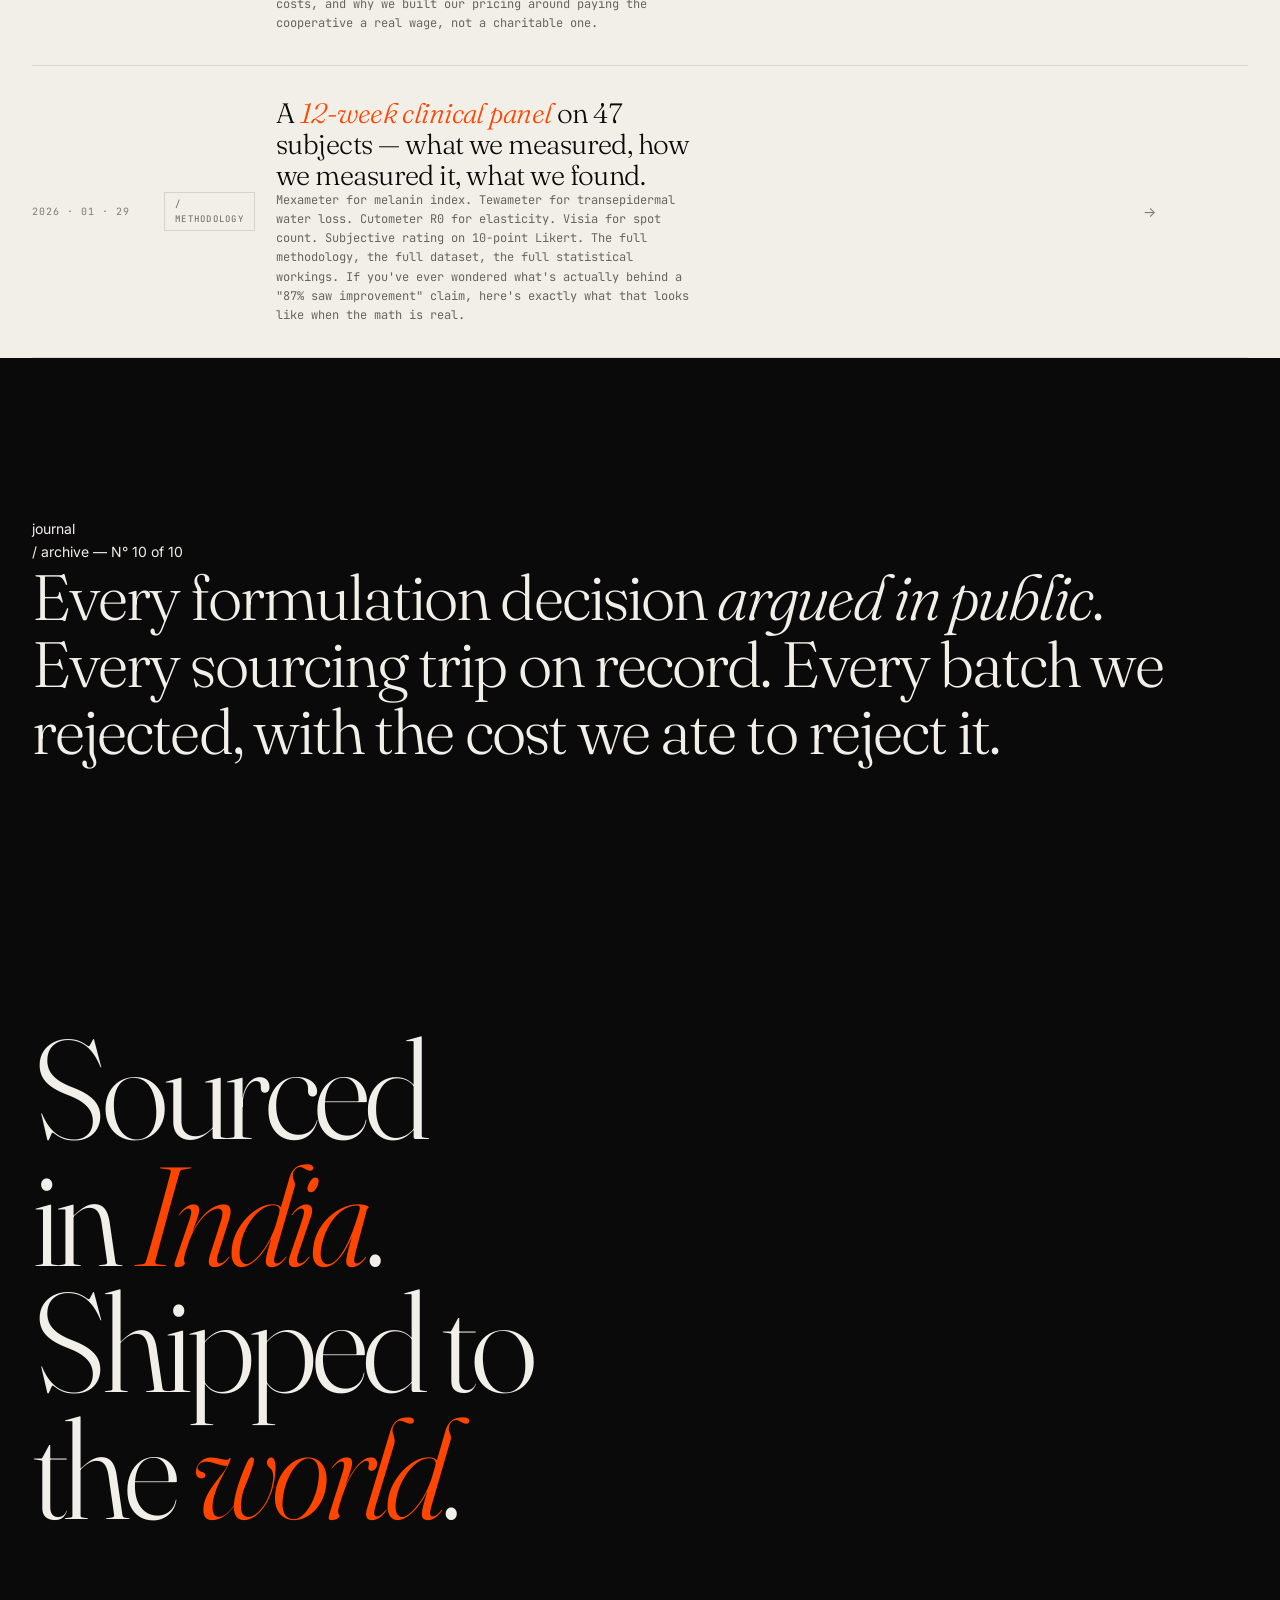
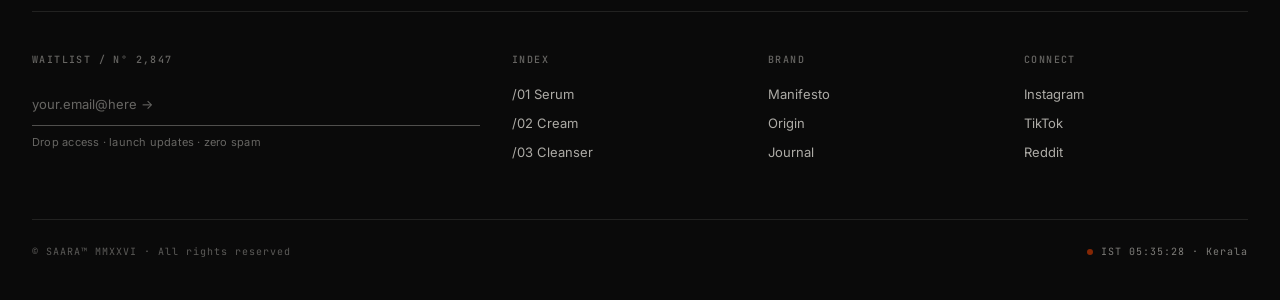
<file: journal.html>
<!DOCTYPE html>
<html lang="en">
<head>
  <meta charset="UTF-8">
  <meta name="viewport" content="width=device-width, initial-scale=1.0">
  <title>SAARA — Journal. Formulation notes, source dispatches, methodology.</title>
  <meta name="description" content="Long-form notes on formulation chemistry, sourcing, and the Ayurvedic method made clinical.">
  <link rel="preconnect" href="https://fonts.googleapis.com">
  <link rel="preconnect" href="https://fonts.gstatic.com" crossorigin>
  <link rel="stylesheet" href="https://fonts.googleapis.com/css2?family=Inter:wght@300;400;500;600;700&family=Fraunces:ital,opsz,wght@0,9..144,300;0,9..144,400;0,9..144,500;1,9..144,300;1,9..144,400&family=JetBrains+Mono:wght@300;400;500&display=swap">
  <link rel="stylesheet" href="css/tokens.css">
  <link rel="stylesheet" href="css/components.css">
  <link rel="stylesheet" href="css/pages.css">
</head>
<body>

<nav class="nav">
  <div class="nav-l">
    <span class="mark"></span>
    SAARA<span class="meta">™ / EST. 2026 / IND→USA</span>
  </div>
  <div class="nav-r">
    <a href="index.html" class="magnetic">index</a>
    <a href="ingredients.html" class="magnetic">formula</a>
    <a href="origin.html" class="magnetic">origin</a>
    <a href="about.html" class="magnetic">about</a>
    <a href="journal.html" class="magnetic active">journal</a>
    <a href="cart.html" class="magnetic nav-cart">cart <span class="count">[ 03 ]</span></a>
  </div>
</nav>

<section class="page-hero" data-section data-parallax>
  <div class="page-eyebrow">Index N° 07 / The long-form receipts</div>
  <h1 class="page-title">
    <span class="word" data-depth="40">Field</span> <span class="word ital" data-depth="60"><em>notes</em></span>.<br>
    <span class="word" data-depth="50">Lab</span> <span class="word ital" data-depth="40"><em>logs</em></span>.<br>
    <span class="word" data-depth="80">Source</span> <span class="word" data-depth="60">dispatches</span>.
  </h1>
  <p class="page-sub">Where the marketing copy ends and the chemistry begins. We publish every formulation decision, every sourcing trip, every batch rejection. If we tested it, we wrote it down. If we wrote it down, it's here.</p>
</section>

<section data-section data-parallax>
<div class="journal-grid">

  <a href="#" class="journal-row reveal">
    <div class="journal-row-date">2026 · 06 · 18</div>
    <div class="journal-row-cat">/ Formulation</div>
    <div>
      <div class="journal-row-title">Why <em>1% bakuchiol</em> is the only honest retinol alternative — and why the 0.5% version on most shelves does nothing.</div>
      <div class="journal-row-excerpt">A teardown of the published Sytheon and Cosmochem efficacy curves. Bakuchiol's collagen-induction threshold sits between 0.75% and 1.2% in vitro. Below 0.5%, the molecule is decorative. Most "bakuchiol" serums in the US clinical-natural space sit at 0.1–0.3%. Here's the math, the studies, and what we chose.</div>
    </div>
    <div class="journal-row-arrow">→</div>
  </a>

  <a href="#" class="journal-row reveal">
    <div class="journal-row-date">2026 · 06 · 09</div>
    <div class="journal-row-cat">/ Source dispatch</div>
    <div>
      <div class="journal-row-title">Three days in <em>Kannauj</em>: how rose hydrosol gets distilled the same way it has since the 1500s.</div>
      <div class="journal-row-excerpt">Copper <em>deg</em>, bamboo <em>chonga</em>, water-cooled receiver. No solvents, no synthetics, no steam-injection shortcuts. The reason your rose hydrosol smells like rose perfume instead of rose: it was extracted with hexane, not distilled. Field notes from the Kannauj perfume district with the cooperative that distills our 27.5%.</div>
    </div>
    <div class="journal-row-arrow">→</div>
  </a>

  <a href="#" class="journal-row reveal">
    <div class="journal-row-date">2026 · 05 · 28</div>
    <div class="journal-row-cat">/ Methodology</div>
    <div>
      <div class="journal-row-title">The <em>pH problem</em>: why niacinamide and vitamin C "shouldn't" coexist, and why ours do.</div>
      <div class="journal-row-excerpt">The old internet wisdom: combine niacinamide and ascorbic acid and you get niacin + dehydroascorbate, both inactive. The wisdom is true, but only above 70°C or below pH 3.5. At a stable pH of 5.0 with ascorbyl glucoside (not free L-ascorbic acid), the reaction doesn't run. Here's the chemistry, with citations, and the formulation choice.</div>
    </div>
    <div class="journal-row-arrow">→</div>
  </a>

  <a href="#" class="journal-row reveal">
    <div class="journal-row-date">2026 · 05 · 14</div>
    <div class="journal-row-cat">/ Batch log</div>
    <div>
      <div class="journal-row-title">We rejected <em>180 kilos</em> of turmeric this month. Here's why, and what it cost.</div>
      <div class="journal-row-excerpt">Three shipments from Erode came in under our curcuminoid spec (95% minimum). GC-MS clocked them at 87.4%, 91.2%, and 88.9%. Cooperative got paid in full, we ate $4,200, and the next harvest came back at 96.1%. The reason small brands lie about their concentrations is that telling the truth is expensive. So is rejecting batches.</div>
    </div>
    <div class="journal-row-arrow">→</div>
  </a>

  <a href="#" class="journal-row reveal">
    <div class="journal-row-date">2026 · 04 · 30</div>
    <div class="journal-row-cat">/ Origin</div>
    <div>
      <div class="journal-row-title">Why <em>terroir matters</em> for kokum, the same way it matters for wine.</div>
      <div class="journal-row-excerpt">Kokum from the Konkan coast contains 42–47% stearic acid by weight. The same Garcinia indica grown 200 km inland produces fruit with 31% stearic. The fatty acid profile is what makes kokum melt at skin temperature — change it, and you change the entire occlusive feel. This is why we won't accept "kokum from India." Only kokum from a 60-km strip of Maharashtra and Kerala coast.</div>
    </div>
    <div class="journal-row-arrow">→</div>
  </a>

  <a href="#" class="journal-row reveal">
    <div class="journal-row-date">2026 · 04 · 12</div>
    <div class="journal-row-cat">/ Formulation</div>
    <div>
      <div class="journal-row-title">The <em>2% tranexamic acid</em> decision — and what's wrong with the 3%+ trend.</div>
      <div class="journal-row-excerpt">A growing number of US brands are pushing tranexamic acid to 3–5%. The literature suggests diminishing returns above 2%, and meaningful irritation risk above 3% on South Asian skin types (Fitzpatrick IV–VI). We've run our own 12-week panel. Here are the comparable efficacy numbers between 2% and 4%, and why we capped at 2%.</div>
    </div>
    <div class="journal-row-arrow">→</div>
  </a>

  <a href="#" class="journal-row reveal">
    <div class="journal-row-date">2026 · 03 · 24</div>
    <div class="journal-row-cat">/ Methodology</div>
    <div>
      <div class="journal-row-title">What's actually in a <em>"proprietary blend"</em> — and why ours is on the back of the bottle.</div>
      <div class="journal-row-excerpt">In the US, ingredient lists are required by FDA to be in descending order by weight — but "proprietary blends" let brands lump fifteen ingredients into one line item, hiding which ones are at 4% and which are at 0.001%. We don't use the legal loophole. Every active is its own line, every concentration is printed. Here's why the industry doesn't, and what changes when one brand does.</div>
    </div>
    <div class="journal-row-arrow">→</div>
  </a>

  <a href="#" class="journal-row reveal">
    <div class="journal-row-date">2026 · 03 · 06</div>
    <div class="journal-row-cat">/ Founder note</div>
    <div>
      <div class="journal-row-title">Why <em>"clean beauty"</em> is the wrong frame, and what we're using instead.</div>
      <div class="journal-row-excerpt">"Clean" is a marketing word with no FDA definition, no chemistry, and a growing list of brands gaming it by excluding compounds that were never in the formula anyway. We're not clean. We're <em>specified</em>. Here's the language we use, and why the difference matters when you're deciding which $70 bottle to put on your skin.</div>
    </div>
    <div class="journal-row-arrow">→</div>
  </a>

  <a href="#" class="journal-row reveal">
    <div class="journal-row-date">2026 · 02 · 17</div>
    <div class="journal-row-cat">/ Source dispatch</div>
    <div>
      <div class="journal-row-title">Vetiver in <em>Bharatpur</em>: harvesting roots in 45° heat for a hydrosol you'll use in a Brooklyn apartment.</div>
      <div class="journal-row-excerpt">The cooperative we work with in Rajasthan harvests vetiver root by hand between April and June, the only window when the root oil concentration peaks. The work is brutal and the season is short. This is why vetiver hydrosol costs what it costs, and why we built our pricing around paying the cooperative a real wage, not a charitable one.</div>
    </div>
    <div class="journal-row-arrow">→</div>
  </a>

  <a href="#" class="journal-row reveal">
    <div class="journal-row-date">2026 · 01 · 29</div>
    <div class="journal-row-cat">/ Methodology</div>
    <div>
      <div class="journal-row-title">A <em>12-week clinical panel</em> on 47 subjects — what we measured, how we measured it, what we found.</div>
      <div class="journal-row-excerpt">Mexameter for melanin index. Tewameter for transepidermal water loss. Cutometer R0 for elasticity. Visia for spot count. Subjective rating on 10-point Likert. The full methodology, the full dataset, the full statistical workings. If you've ever wondered what's actually behind a "87% saw improvement" claim, here's exactly what that looks like when the math is real.</div>
    </div>
    <div class="journal-row-arrow">→</div>
  </a>

</div>
</section>

<section class="gs" data-section data-ghost-scope>
  <div class="gs-ghost" data-ghost>journal</div>
  <div class="gs-inner">
    <div class="gs-eyebrow">/ archive — N° 10 of 10</div>
    <h2 class="gs-text">
      Every formulation decision <em>argued in public</em>. Every sourcing trip on record. Every batch we rejected, with the cost we ate to reject it.
    </h2>
  </div>
</section>

<footer class="footer" data-section data-dark data-parallax>
  <h2 class="footer-h">
    <span class="word" data-depth="40">Sourced</span><br>
    <span class="word" data-depth="60">in</span> <span class="word" data-depth="80"><em>India</em></span>.<br>
    <span class="word" data-depth="50">Shipped</span> <span class="word" data-depth="50">to</span><br>
    <span class="word" data-depth="70">the</span> <span class="word" data-depth="90"><em>world</em></span>.
  </h2>
  <div class="footer-grid">
    <div class="f-col f-newsletter">
      <div class="f-col-t">Waitlist / N° 2,847</div>
      <input placeholder="your.email@here →"/>
      <div class="hint">Drop access · launch updates · zero spam</div>
    </div>
    <div class="f-col">
      <div class="f-col-t">Index</div>
      <a href="product.html" class="magnetic">/01 Serum</a>
      <a href="product.html" class="magnetic">/02 Cream</a>
      <a href="product.html" class="magnetic">/03 Cleanser</a>
    </div>
    <div class="f-col">
      <div class="f-col-t">Brand</div>
      <a href="about.html" class="magnetic">Manifesto</a>
      <a href="origin.html" class="magnetic">Origin</a>
      <a href="journal.html" class="magnetic">Journal</a>
    </div>
    <div class="f-col">
      <div class="f-col-t">Connect</div>
      <a href="#" class="magnetic">Instagram</a>
      <a href="#" class="magnetic">TikTok</a>
      <a href="#" class="magnetic">Reddit</a>
    </div>
  </div>
  <div class="footer-bot">
    <div class="footer-copy">© SAARA™ MMXXVI · All rights reserved</div>
    <div class="footer-time"><span class="dot"></span><span id="live-time">IST — Loading...</span></div>
  </div>
</footer>


<script src="js/motion.js"></script>
</body>
</html>
</file>
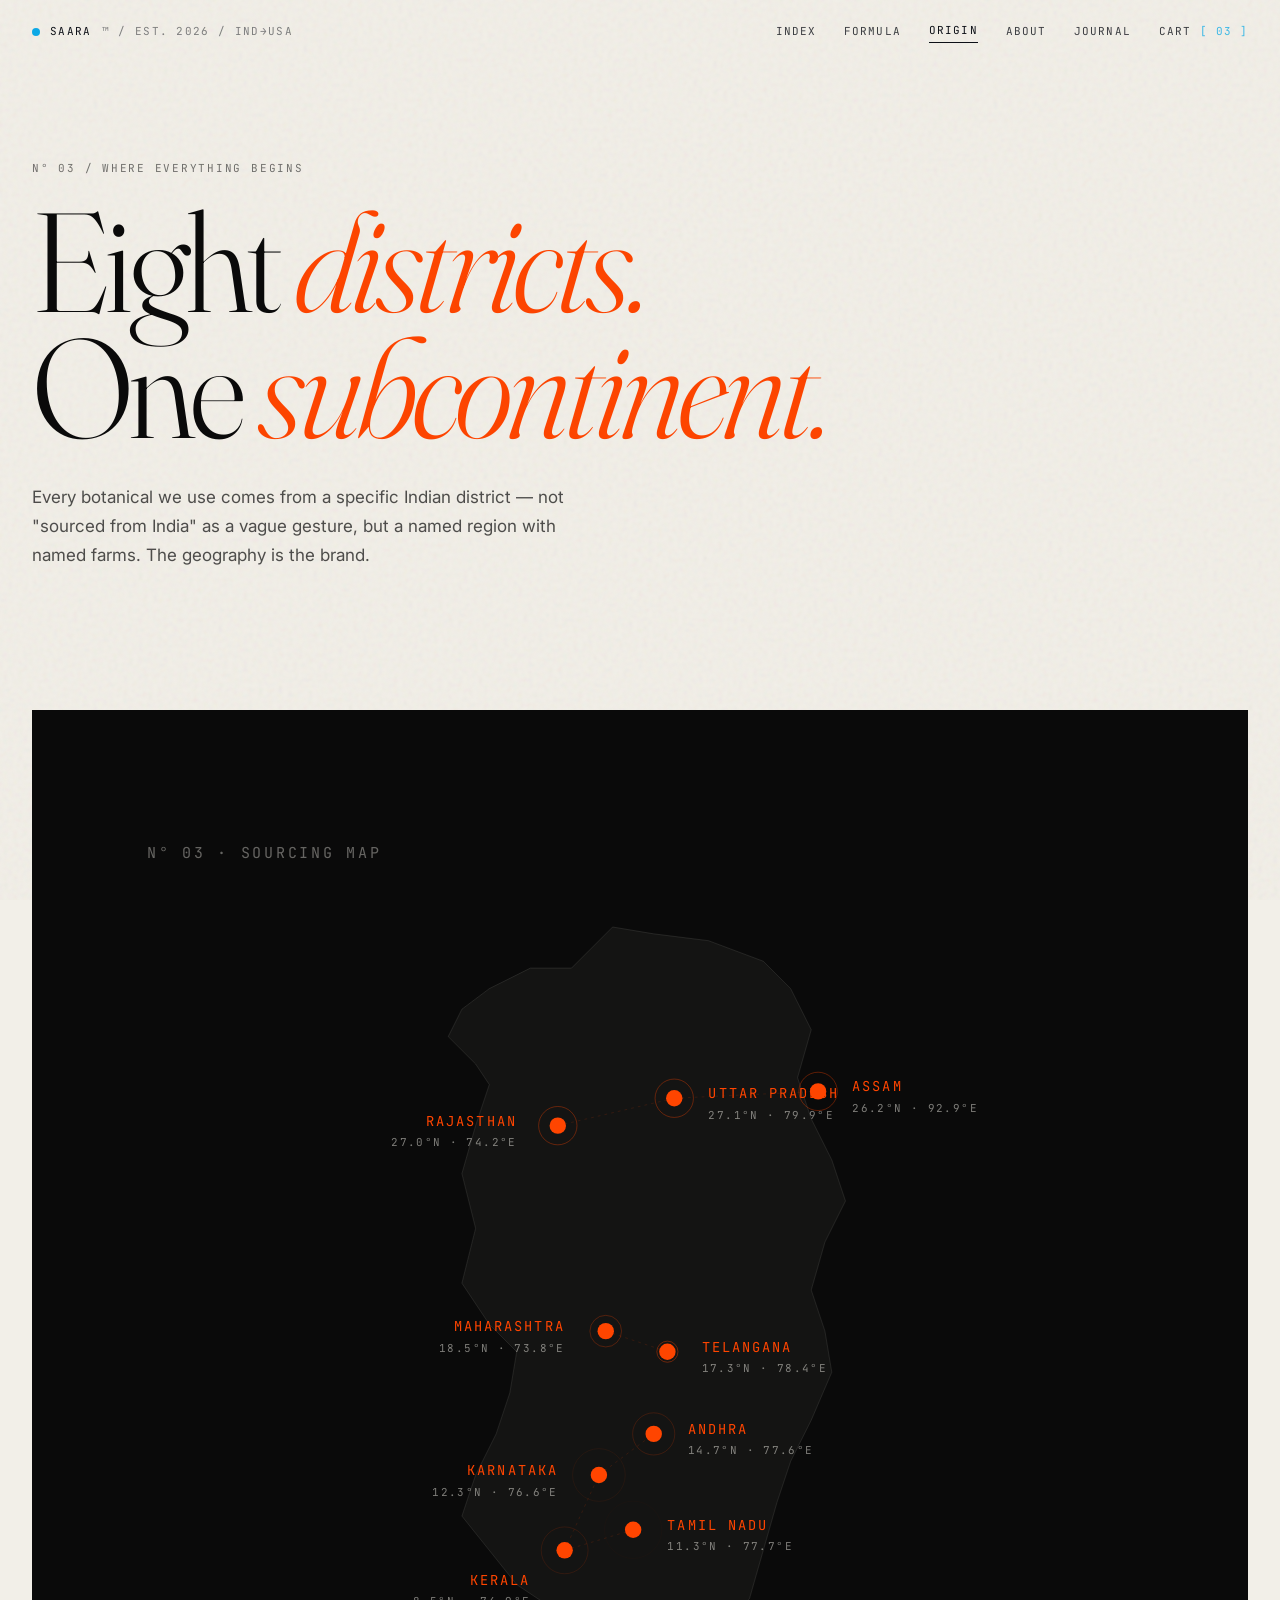
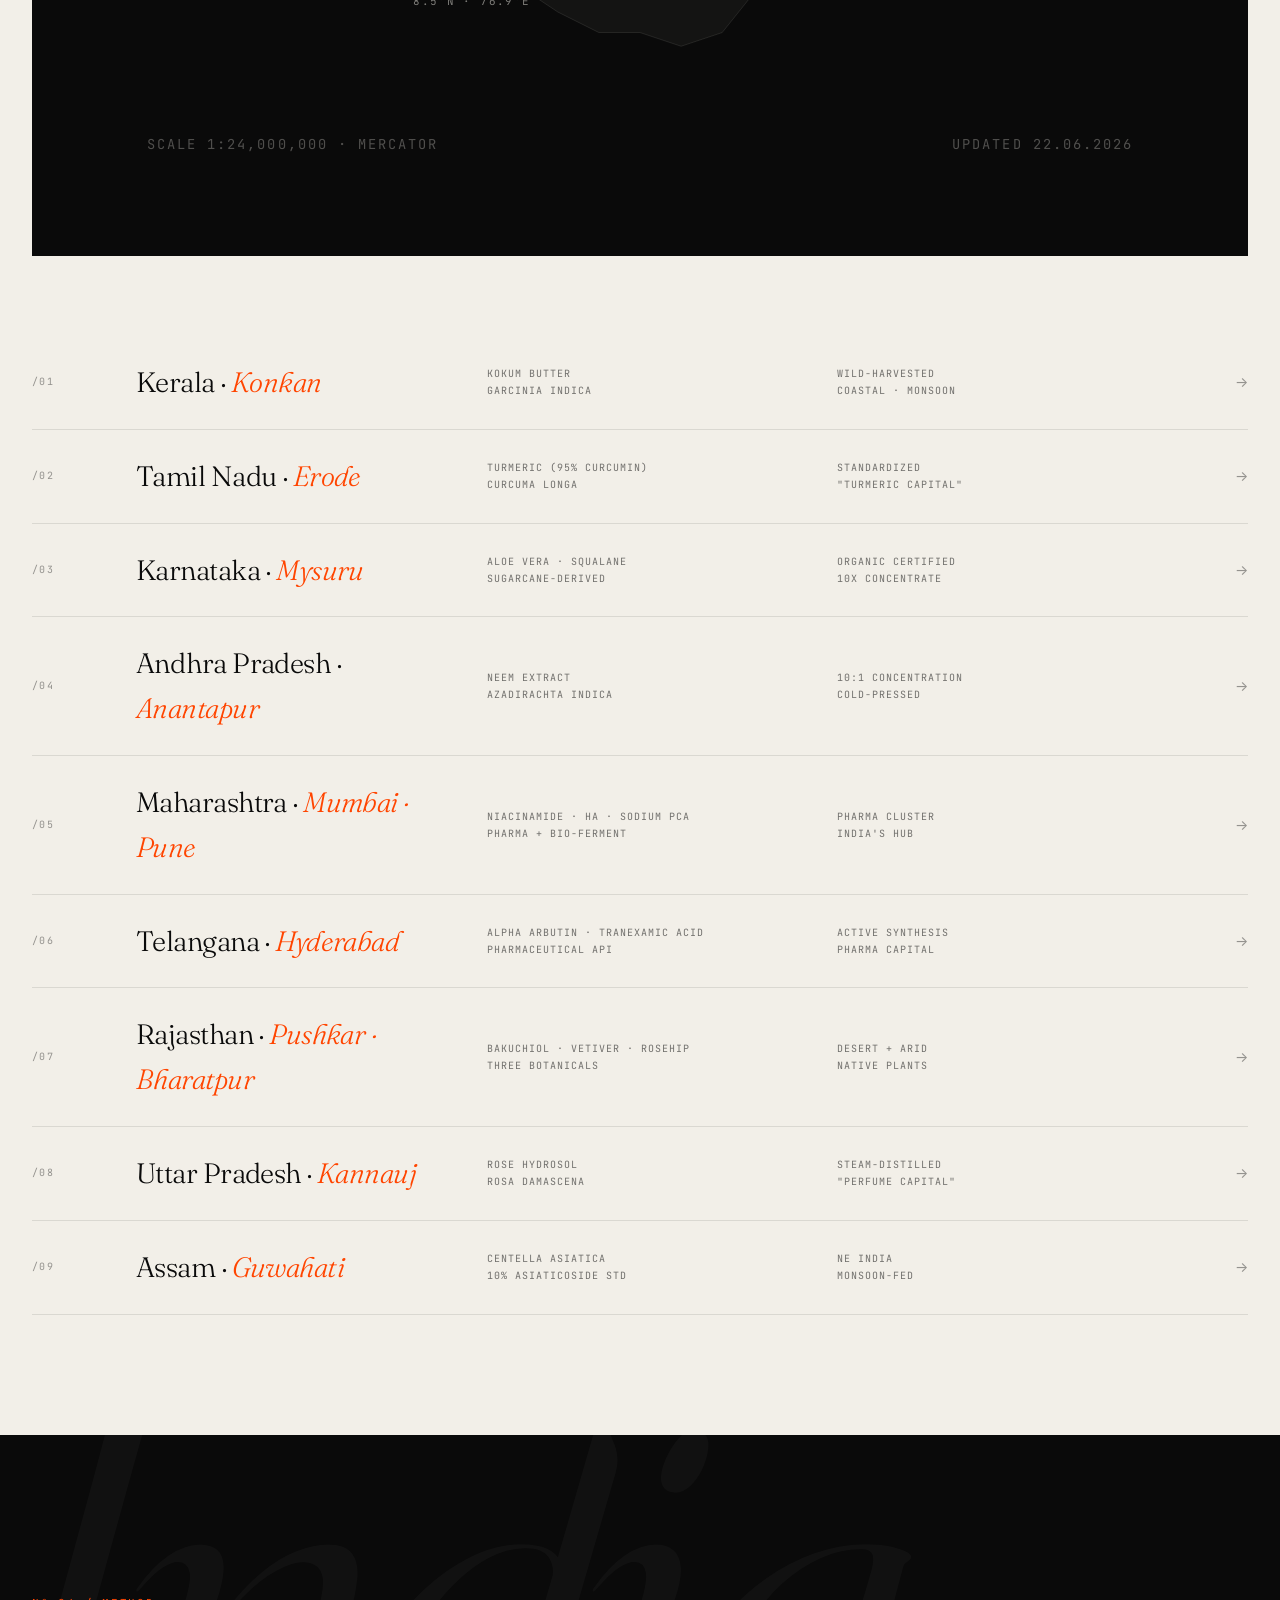
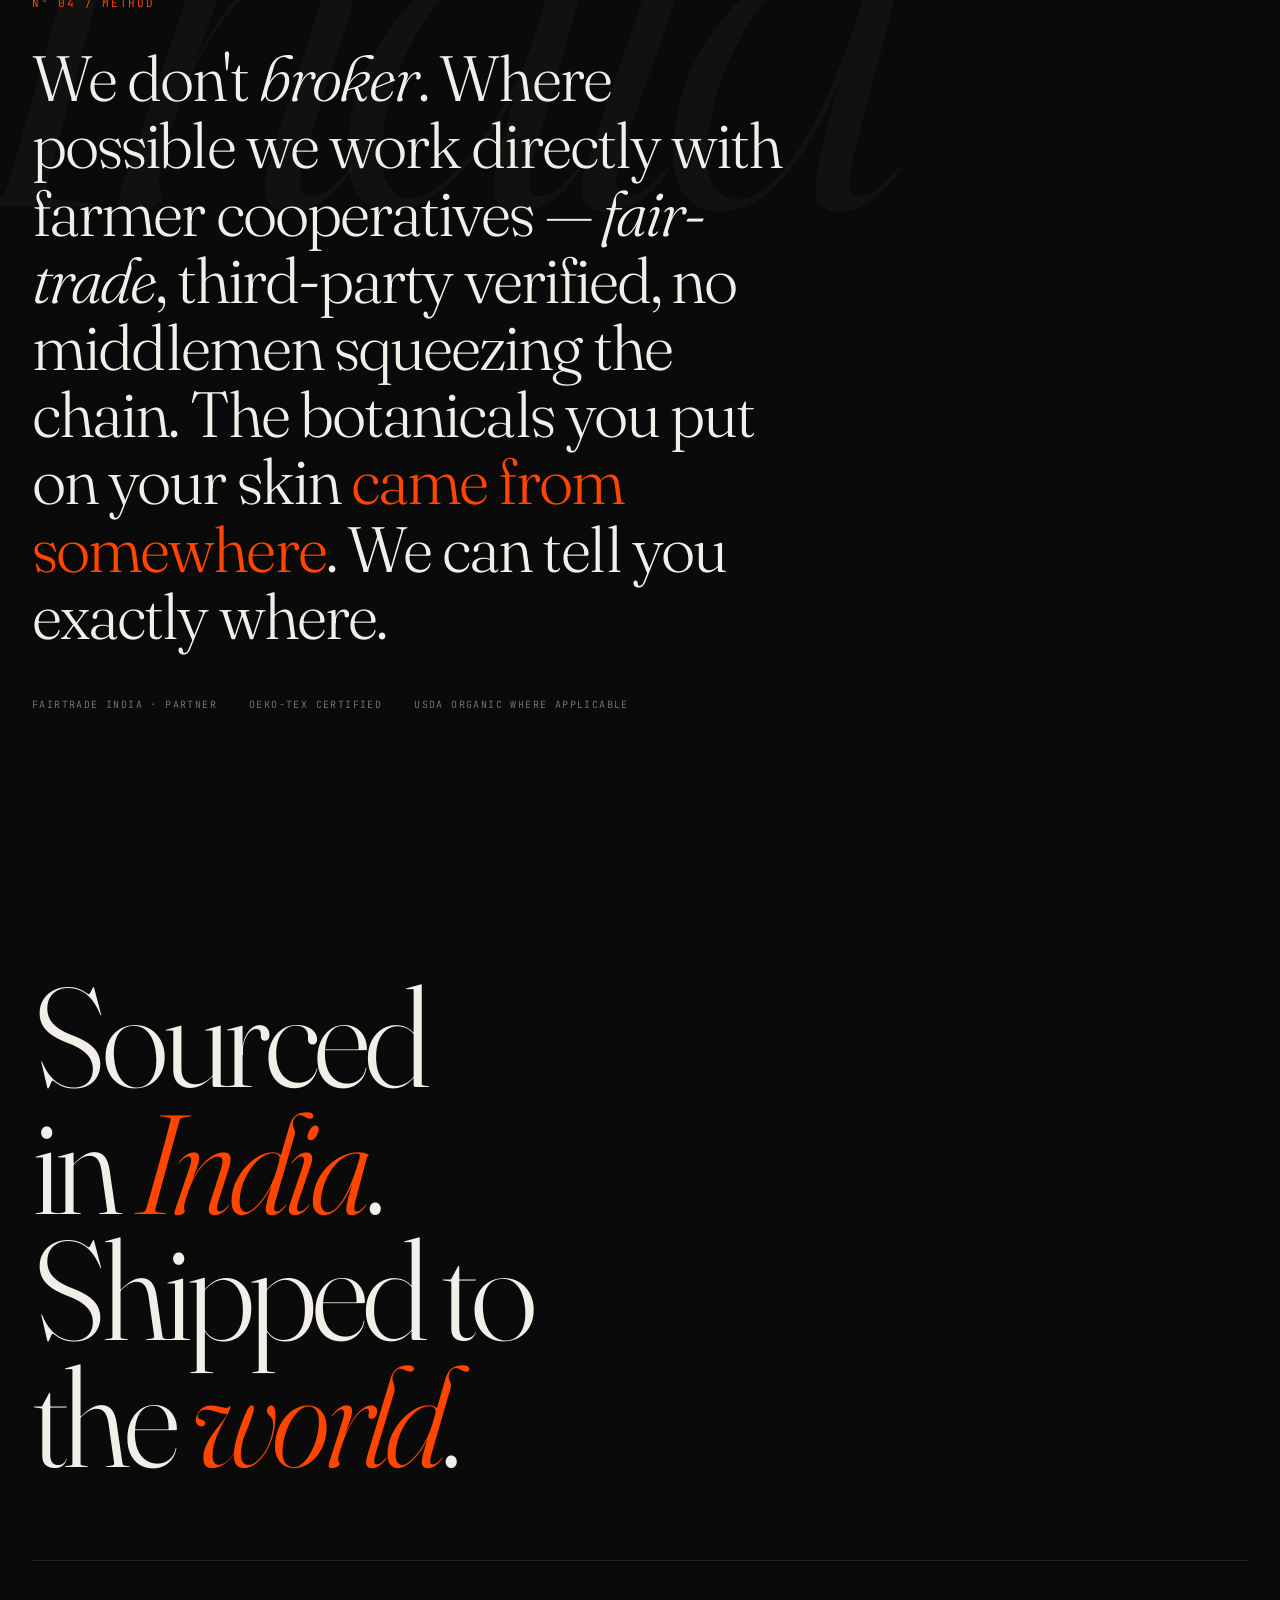
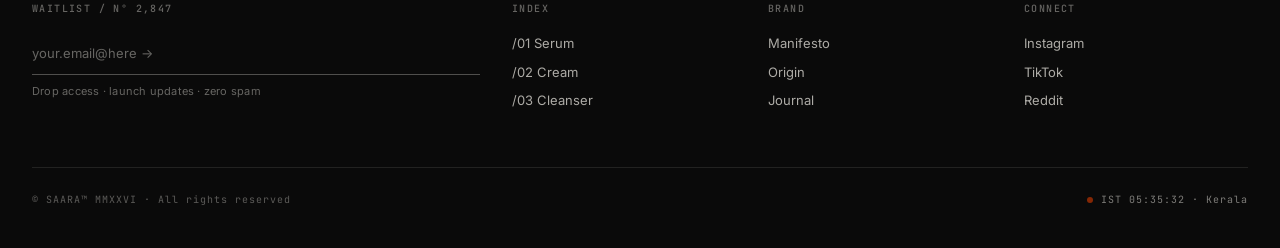
<file: origin.html>
<!DOCTYPE html>
<html lang="en">
<head>
  <meta charset="UTF-8">
  <meta name="viewport" content="width=device-width, initial-scale=1.0">
  <title>Origin — SAARA</title>
  <link rel="preconnect" href="https://fonts.googleapis.com">
  <link rel="preconnect" href="https://fonts.gstatic.com" crossorigin>
  <link rel="stylesheet" href="https://fonts.googleapis.com/css2?family=Inter:wght@300;400;500;600;700&family=Fraunces:ital,opsz,wght@0,9..144,300;0,9..144,400;0,9..144,500;1,9..144,300;1,9..144,400&family=JetBrains+Mono:wght@300;400;500&display=swap">
  <link rel="stylesheet" href="css/tokens.css">
  <link rel="stylesheet" href="css/components.css">
  <link rel="stylesheet" href="css/pages.css">
</head>
<body>

<nav class="nav">
  <div class="nav-l">
    <span class="mark"></span>
    SAARA<span class="meta">™ / EST. 2026 / IND→USA</span>
  </div>
  <div class="nav-r">
    <a href="index.html" class="magnetic">index</a>
    <a href="ingredients.html" class="magnetic">formula</a>
    <a href="origin.html" class="magnetic active">origin</a>
    <a href="about.html" class="magnetic">about</a>
    <a href="journal.html" class="magnetic">journal</a>
    <a href="cart.html" class="magnetic nav-cart">cart <span class="count">[ 03 ]</span></a>
  </div>
</nav>

<section class="page-hero" data-section data-parallax>
  <div class="page-eyebrow">N° 03 / Where everything begins</div>
  <h1 class="page-title">
    <span class="word" data-depth="40">Eight</span> <span class="word ital" data-depth="60"><em>districts.</em></span><br>
    <span class="word" data-depth="80">One</span> <span class="word ital" data-depth="50"><em>subcontinent.</em></span>
  </h1>
  <p class="page-sub">Every botanical we use comes from a specific Indian district — not "sourced from India" as a vague gesture, but a named region with named farms. The geography is the brand.</p>
</section>

<section class="origin-map-section" data-section>
  <div class="origin-map-wrap" data-section data-dark>
    <svg class="origin-map-svg" viewBox="0 0 800 720" xmlns="http://www.w3.org/2000/svg">
      <defs>
        <marker id="dot" viewBox="0 0 10 10" refX="5" refY="5" markerWidth="4" markerHeight="4">
          <circle cx="5" cy="5" r="3" fill="#FF4500"/>
        </marker>
      </defs>

      <text x="40" y="50" font-family="JetBrains Mono, monospace" font-size="11" letter-spacing="2" fill="rgba(242,239,232,0.4)">N° 03 · SOURCING MAP</text>
      <text x="40" y="700" font-family="JetBrains Mono, monospace" font-size="10" letter-spacing="1.5" fill="rgba(242,239,232,0.3)">SCALE 1:24,000,000 · MERCATOR</text>
      <text x="760" y="700" font-family="JetBrains Mono, monospace" font-size="10" letter-spacing="1.5" fill="rgba(242,239,232,0.3)" text-anchor="end">UPDATED 22.06.2026</text>

      <path d="M 380 100 L 350 130 L 320 130 L 290 145 L 270 160 L 260 180 L 280 200 L 290 215 L 280 245 L 270 280 L 280 320 L 270 360 L 290 390 L 310 410 L 305 440 L 295 470 L 280 500 L 270 530 L 290 555 L 310 580 L 340 600 L 370 615 L 400 615 L 430 625 L 460 615 L 480 590 L 490 555 L 500 520 L 510 490 L 525 460 L 540 425 L 535 395 L 525 365 L 535 330 L 550 300 L 540 270 L 525 240 L 515 210 L 525 175 L 510 145 L 490 125 L 450 110 L 410 105 L 380 100 Z"
            fill="rgba(242,239,232,0.04)"
            stroke="rgba(242,239,232,0.15)"
            stroke-width="0.5"/>

      <g class="pin" data-name="Kerala" data-ing="Kokum butter · Aloe vera">
        <circle cx="345" cy="555" r="6" fill="#FF4500"/>
        <circle cx="345" cy="555" r="14" fill="none" stroke="#FF4500" stroke-width="0.5" opacity="0.5">
          <animate attributeName="r" values="6;22;6" dur="2.5s" repeatCount="indefinite"/>
          <animate attributeName="opacity" values="0.6;0;0.6" dur="2.5s" repeatCount="indefinite"/>
        </circle>
        <text x="320" y="580" font-family="JetBrains Mono, monospace" font-size="10" letter-spacing="1.5" fill="#FF4500" text-anchor="end">KERALA</text>
        <text x="320" y="595" font-family="JetBrains Mono, monospace" font-size="8" letter-spacing="1" fill="rgba(242,239,232,0.5)" text-anchor="end">8.5°N · 76.9°E</text>
      </g>

      <g class="pin" data-name="Tamil Nadu" data-ing="Turmeric · Citric Acid">
        <circle cx="395" cy="540" r="6" fill="#FF4500"/>
        <circle cx="395" cy="540" r="14" fill="none" stroke="#FF4500" stroke-width="0.5" opacity="0.5">
          <animate attributeName="r" values="6;22;6" dur="2.5s" begin="0.3s" repeatCount="indefinite"/>
          <animate attributeName="opacity" values="0.6;0;0.6" dur="2.5s" begin="0.3s" repeatCount="indefinite"/>
        </circle>
        <text x="420" y="540" font-family="JetBrains Mono, monospace" font-size="10" letter-spacing="1.5" fill="#FF4500">TAMIL NADU</text>
        <text x="420" y="555" font-family="JetBrains Mono, monospace" font-size="8" letter-spacing="1" fill="rgba(242,239,232,0.5)">11.3°N · 77.7°E</text>
      </g>

      <g class="pin" data-name="Karnataka" data-ing="Aloe vera · Squalane">
        <circle cx="370" cy="500" r="6" fill="#FF4500"/>
        <circle cx="370" cy="500" r="14" fill="none" stroke="#FF4500" stroke-width="0.5" opacity="0.5">
          <animate attributeName="r" values="6;22;6" dur="2.5s" begin="0.6s" repeatCount="indefinite"/>
          <animate attributeName="opacity" values="0.6;0;0.6" dur="2.5s" begin="0.6s" repeatCount="indefinite"/>
        </circle>
        <text x="340" y="500" font-family="JetBrains Mono, monospace" font-size="10" letter-spacing="1.5" fill="#FF4500" text-anchor="end">KARNATAKA</text>
        <text x="340" y="515" font-family="JetBrains Mono, monospace" font-size="8" letter-spacing="1" fill="rgba(242,239,232,0.5)" text-anchor="end">12.3°N · 76.6°E</text>
      </g>

      <g class="pin" data-name="Andhra Pradesh" data-ing="Neem extract">
        <circle cx="410" cy="470" r="6" fill="#FF4500"/>
        <circle cx="410" cy="470" r="14" fill="none" stroke="#FF4500" stroke-width="0.5" opacity="0.5">
          <animate attributeName="r" values="6;22;6" dur="2.5s" begin="0.9s" repeatCount="indefinite"/>
          <animate attributeName="opacity" values="0.6;0;0.6" dur="2.5s" begin="0.9s" repeatCount="indefinite"/>
        </circle>
        <text x="435" y="470" font-family="JetBrains Mono, monospace" font-size="10" letter-spacing="1.5" fill="#FF4500">ANDHRA</text>
        <text x="435" y="485" font-family="JetBrains Mono, monospace" font-size="8" letter-spacing="1" fill="rgba(242,239,232,0.5)">14.7°N · 77.6°E</text>
      </g>

      <g class="pin" data-name="Maharashtra" data-ing="Niacinamide · Glycerin · HA">
        <circle cx="375" cy="395" r="6" fill="#FF4500"/>
        <circle cx="375" cy="395" r="14" fill="none" stroke="#FF4500" stroke-width="0.5" opacity="0.5">
          <animate attributeName="r" values="6;22;6" dur="2.5s" begin="1.2s" repeatCount="indefinite"/>
          <animate attributeName="opacity" values="0.6;0;0.6" dur="2.5s" begin="1.2s" repeatCount="indefinite"/>
        </circle>
        <text x="345" y="395" font-family="JetBrains Mono, monospace" font-size="10" letter-spacing="1.5" fill="#FF4500" text-anchor="end">MAHARASHTRA</text>
        <text x="345" y="410" font-family="JetBrains Mono, monospace" font-size="8" letter-spacing="1" fill="rgba(242,239,232,0.5)" text-anchor="end">18.5°N · 73.8°E</text>
      </g>

      <g class="pin" data-name="Telangana" data-ing="Arbutin · Tranexamic Acid">
        <circle cx="420" cy="410" r="6" fill="#FF4500"/>
        <circle cx="420" cy="410" r="14" fill="none" stroke="#FF4500" stroke-width="0.5" opacity="0.5">
          <animate attributeName="r" values="6;22;6" dur="2.5s" begin="1.5s" repeatCount="indefinite"/>
          <animate attributeName="opacity" values="0.6;0;0.6" dur="2.5s" begin="1.5s" repeatCount="indefinite"/>
        </circle>
        <text x="445" y="410" font-family="JetBrains Mono, monospace" font-size="10" letter-spacing="1.5" fill="#FF4500">TELANGANA</text>
        <text x="445" y="425" font-family="JetBrains Mono, monospace" font-size="8" letter-spacing="1" fill="rgba(242,239,232,0.5)">17.3°N · 78.4°E</text>
      </g>

      <g class="pin" data-name="Rajasthan" data-ing="Bakuchiol · Vetiver · Rosehip">
        <circle cx="340" cy="245" r="6" fill="#FF4500"/>
        <circle cx="340" cy="245" r="14" fill="none" stroke="#FF4500" stroke-width="0.5" opacity="0.5">
          <animate attributeName="r" values="6;22;6" dur="2.5s" begin="1.8s" repeatCount="indefinite"/>
          <animate attributeName="opacity" values="0.6;0;0.6" dur="2.5s" begin="1.8s" repeatCount="indefinite"/>
        </circle>
        <text x="310" y="245" font-family="JetBrains Mono, monospace" font-size="10" letter-spacing="1.5" fill="#FF4500" text-anchor="end">RAJASTHAN</text>
        <text x="310" y="260" font-family="JetBrains Mono, monospace" font-size="8" letter-spacing="1" fill="rgba(242,239,232,0.5)" text-anchor="end">27.0°N · 74.2°E</text>
      </g>

      <g class="pin" data-name="Uttar Pradesh" data-ing="Rose hydrosol · Kannauj">
        <circle cx="425" cy="225" r="6" fill="#FF4500"/>
        <circle cx="425" cy="225" r="14" fill="none" stroke="#FF4500" stroke-width="0.5" opacity="0.5">
          <animate attributeName="r" values="6;22;6" dur="2.5s" begin="2.1s" repeatCount="indefinite"/>
          <animate attributeName="opacity" values="0.6;0;0.6" dur="2.5s" begin="2.1s" repeatCount="indefinite"/>
        </circle>
        <text x="450" y="225" font-family="JetBrains Mono, monospace" font-size="10" letter-spacing="1.5" fill="#FF4500">UTTAR PRADESH</text>
        <text x="450" y="240" font-family="JetBrains Mono, monospace" font-size="8" letter-spacing="1" fill="rgba(242,239,232,0.5)">27.1°N · 79.9°E</text>
      </g>

      <g class="pin" data-name="Assam" data-ing="Centella asiatica">
        <circle cx="530" cy="220" r="6" fill="#FF4500"/>
        <circle cx="530" cy="220" r="14" fill="none" stroke="#FF4500" stroke-width="0.5" opacity="0.5">
          <animate attributeName="r" values="6;22;6" dur="2.5s" begin="2.4s" repeatCount="indefinite"/>
          <animate attributeName="opacity" values="0.6;0;0.6" dur="2.5s" begin="2.4s" repeatCount="indefinite"/>
        </circle>
        <text x="555" y="220" font-family="JetBrains Mono, monospace" font-size="10" letter-spacing="1.5" fill="#FF4500">ASSAM</text>
        <text x="555" y="235" font-family="JetBrains Mono, monospace" font-size="8" letter-spacing="1" fill="rgba(242,239,232,0.5)">26.2°N · 92.9°E</text>
      </g>

      <line x1="345" y1="555" x2="395" y2="540" stroke="rgba(255,69,0,0.2)" stroke-width="0.5" stroke-dasharray="2 3"/>
      <line x1="345" y1="555" x2="370" y2="500" stroke="rgba(255,69,0,0.2)" stroke-width="0.5" stroke-dasharray="2 3"/>
      <line x1="370" y1="500" x2="410" y2="470" stroke="rgba(255,69,0,0.2)" stroke-width="0.5" stroke-dasharray="2 3"/>
      <line x1="375" y1="395" x2="420" y2="410" stroke="rgba(255,69,0,0.2)" stroke-width="0.5" stroke-dasharray="2 3"/>
      <line x1="340" y1="245" x2="425" y2="225" stroke="rgba(255,69,0,0.2)" stroke-width="0.5" stroke-dasharray="2 3"/>
      <line x1="425" y1="225" x2="530" y2="220" stroke="rgba(255,69,0,0.2)" stroke-width="0.5" stroke-dasharray="2 3"/>
    </svg>
  </div>

  <div class="origin-table">
    <div class="origin-row">
      <div class="origin-row-num">/01</div>
      <div class="origin-row-place">Kerala · <em>Konkan</em></div>
      <div class="origin-row-meta">Kokum butter<br>Garcinia indica</div>
      <div class="origin-row-meta">Wild-harvested<br>Coastal · monsoon</div>
      <div class="origin-row-arrow">→</div>
    </div>
    <div class="origin-row">
      <div class="origin-row-num">/02</div>
      <div class="origin-row-place">Tamil Nadu · <em>Erode</em></div>
      <div class="origin-row-meta">Turmeric (95% curcumin)<br>Curcuma longa</div>
      <div class="origin-row-meta">Standardized<br>"Turmeric capital"</div>
      <div class="origin-row-arrow">→</div>
    </div>
    <div class="origin-row">
      <div class="origin-row-num">/03</div>
      <div class="origin-row-place">Karnataka · <em>Mysuru</em></div>
      <div class="origin-row-meta">Aloe vera · Squalane<br>Sugarcane-derived</div>
      <div class="origin-row-meta">Organic certified<br>10x concentrate</div>
      <div class="origin-row-arrow">→</div>
    </div>
    <div class="origin-row">
      <div class="origin-row-num">/04</div>
      <div class="origin-row-place">Andhra Pradesh · <em>Anantapur</em></div>
      <div class="origin-row-meta">Neem extract<br>Azadirachta indica</div>
      <div class="origin-row-meta">10:1 concentration<br>Cold-pressed</div>
      <div class="origin-row-arrow">→</div>
    </div>
    <div class="origin-row">
      <div class="origin-row-num">/05</div>
      <div class="origin-row-place">Maharashtra · <em>Mumbai · Pune</em></div>
      <div class="origin-row-meta">Niacinamide · HA · Sodium PCA<br>Pharma + bio-ferment</div>
      <div class="origin-row-meta">Pharma cluster<br>India's hub</div>
      <div class="origin-row-arrow">→</div>
    </div>
    <div class="origin-row">
      <div class="origin-row-num">/06</div>
      <div class="origin-row-place">Telangana · <em>Hyderabad</em></div>
      <div class="origin-row-meta">Alpha arbutin · Tranexamic acid<br>Pharmaceutical API</div>
      <div class="origin-row-meta">Active synthesis<br>Pharma capital</div>
      <div class="origin-row-arrow">→</div>
    </div>
    <div class="origin-row">
      <div class="origin-row-num">/07</div>
      <div class="origin-row-place">Rajasthan · <em>Pushkar · Bharatpur</em></div>
      <div class="origin-row-meta">Bakuchiol · Vetiver · Rosehip<br>Three botanicals</div>
      <div class="origin-row-meta">Desert + arid<br>Native plants</div>
      <div class="origin-row-arrow">→</div>
    </div>
    <div class="origin-row">
      <div class="origin-row-num">/08</div>
      <div class="origin-row-place">Uttar Pradesh · <em>Kannauj</em></div>
      <div class="origin-row-meta">Rose hydrosol<br>Rosa damascena</div>
      <div class="origin-row-meta">Steam-distilled<br>"Perfume capital"</div>
      <div class="origin-row-arrow">→</div>
    </div>
    <div class="origin-row">
      <div class="origin-row-num">/09</div>
      <div class="origin-row-place">Assam · <em>Guwahati</em></div>
      <div class="origin-row-meta">Centella asiatica<br>10% asiaticoside std</div>
      <div class="origin-row-meta">NE India<br>Monsoon-fed</div>
      <div class="origin-row-arrow">→</div>
    </div>
  </div>
</section>

<section class="gs" data-section data-dark data-ghost-scope>
  <div class="gs-bg" data-ghost>India</div>
  <div class="gs-content">
    <div class="gs-tag">N° 04 / Method</div>
    <div class="gs-text">
      We don't <em>broker</em>. Where possible we work directly with farmer cooperatives — <em>fair-trade</em>, third-party verified, no middlemen squeezing the chain. The botanicals you put on your skin <span class="o">came from somewhere</span>. We can tell you exactly where.
    </div>
    <div class="gs-foot">
      <div>FAIRTRADE INDIA · partner</div>
      <div>OEKO-TEX certified</div>
      <div>USDA organic where applicable</div>
    </div>
  </div>
</section>

<footer class="footer" data-section data-dark data-parallax>
  <h2 class="footer-h">
    <span class="word" data-depth="40">Sourced</span><br>
    <span class="word" data-depth="60">in</span> <span class="word" data-depth="80"><em>India</em></span>.<br>
    <span class="word" data-depth="50">Shipped</span> <span class="word" data-depth="50">to</span><br>
    <span class="word" data-depth="70">the</span> <span class="word" data-depth="90"><em>world</em></span>.
  </h2>
  <div class="footer-grid">
    <div class="f-col f-newsletter">
      <div class="f-col-t">Waitlist / N° 2,847</div>
      <input placeholder="your.email@here →"/>
      <div class="hint">Drop access · launch updates · zero spam</div>
    </div>
    <div class="f-col">
      <div class="f-col-t">Index</div>
      <a href="product.html" class="magnetic">/01 Serum</a>
      <a href="product.html" class="magnetic">/02 Cream</a>
      <a href="product.html" class="magnetic">/03 Cleanser</a>
    </div>
    <div class="f-col">
      <div class="f-col-t">Brand</div>
      <a href="about.html" class="magnetic">Manifesto</a>
      <a href="origin.html" class="magnetic">Origin</a>
      <a href="journal.html" class="magnetic">Journal</a>
    </div>
    <div class="f-col">
      <div class="f-col-t">Connect</div>
      <a href="#" class="magnetic">Instagram</a>
      <a href="#" class="magnetic">TikTok</a>
      <a href="#" class="magnetic">Reddit</a>
    </div>
  </div>
  <div class="footer-bot">
    <div class="footer-copy">© SAARA™ MMXXVI · All rights reserved</div>
    <div class="footer-time"><span class="dot"></span><span id="live-time">IST — Loading...</span></div>
  </div>
</footer>

<script src="js/motion.js"></script>
</body>
</html>
</file>
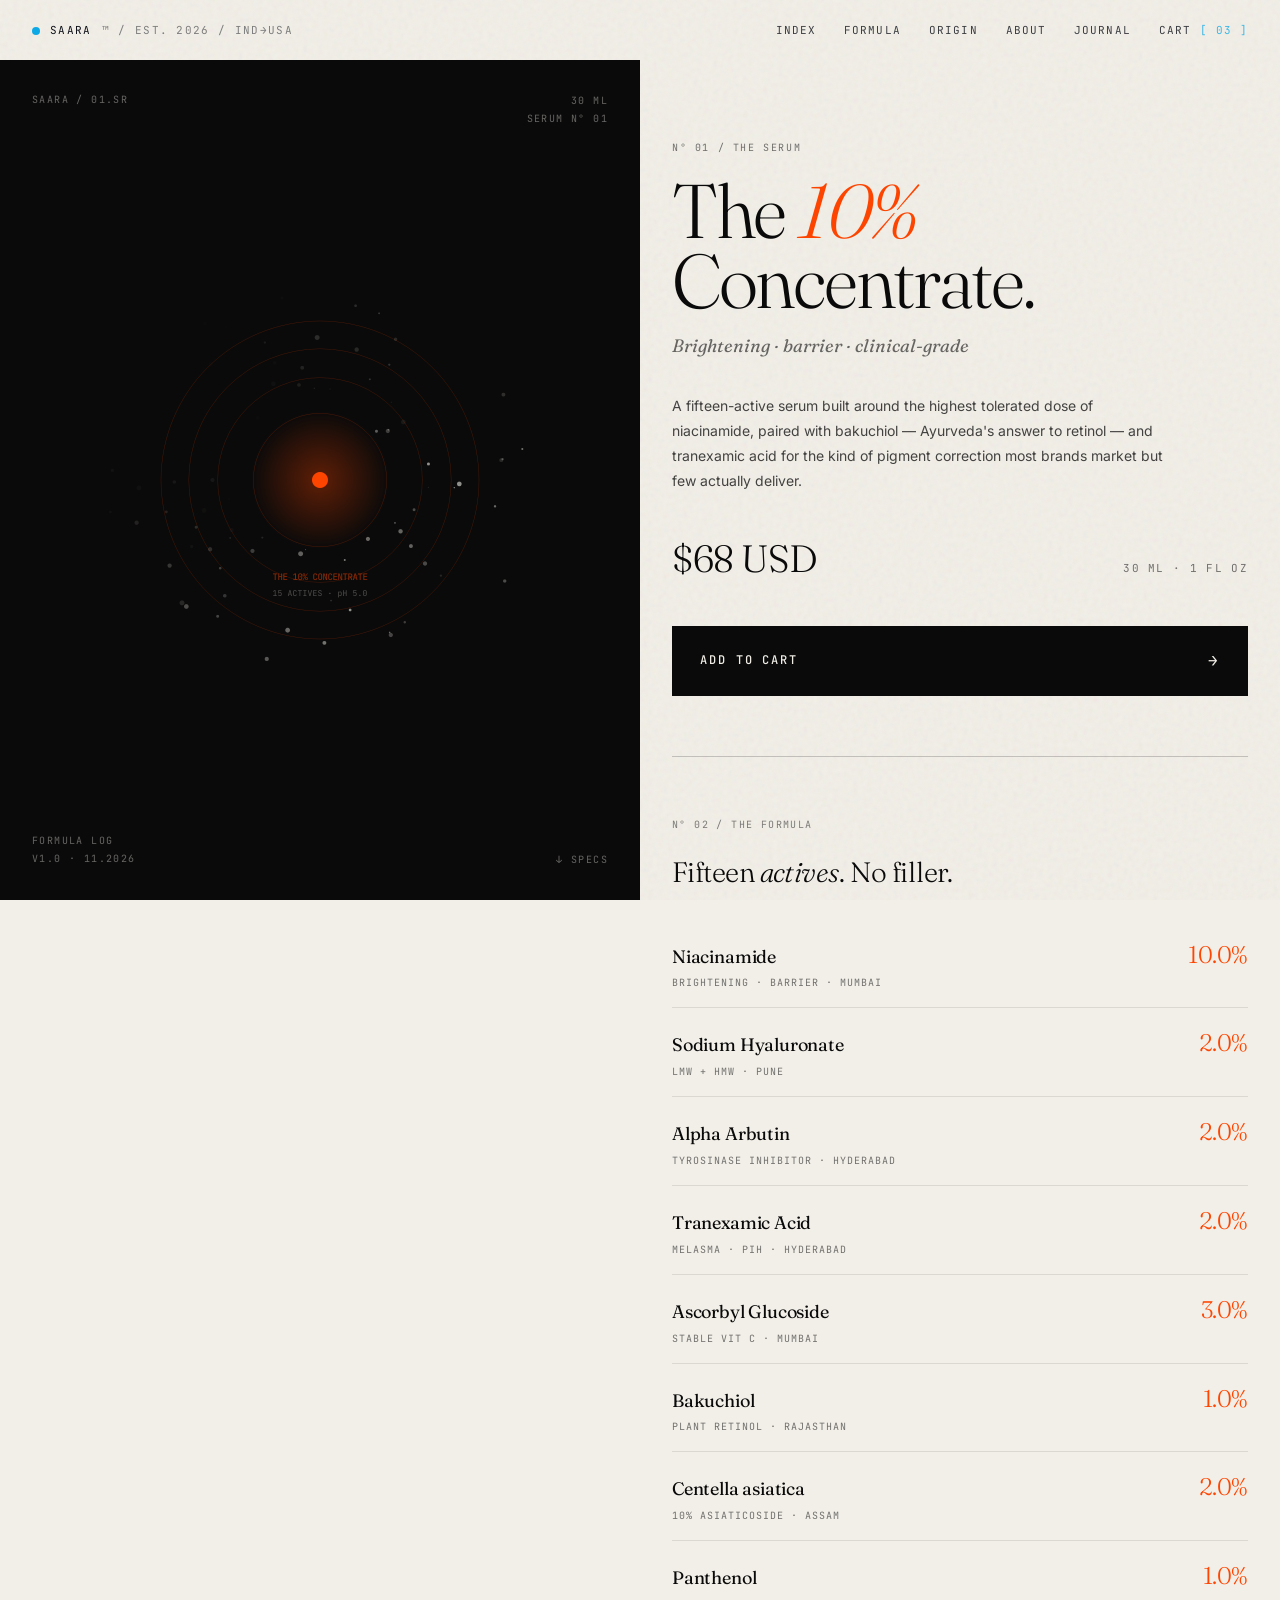
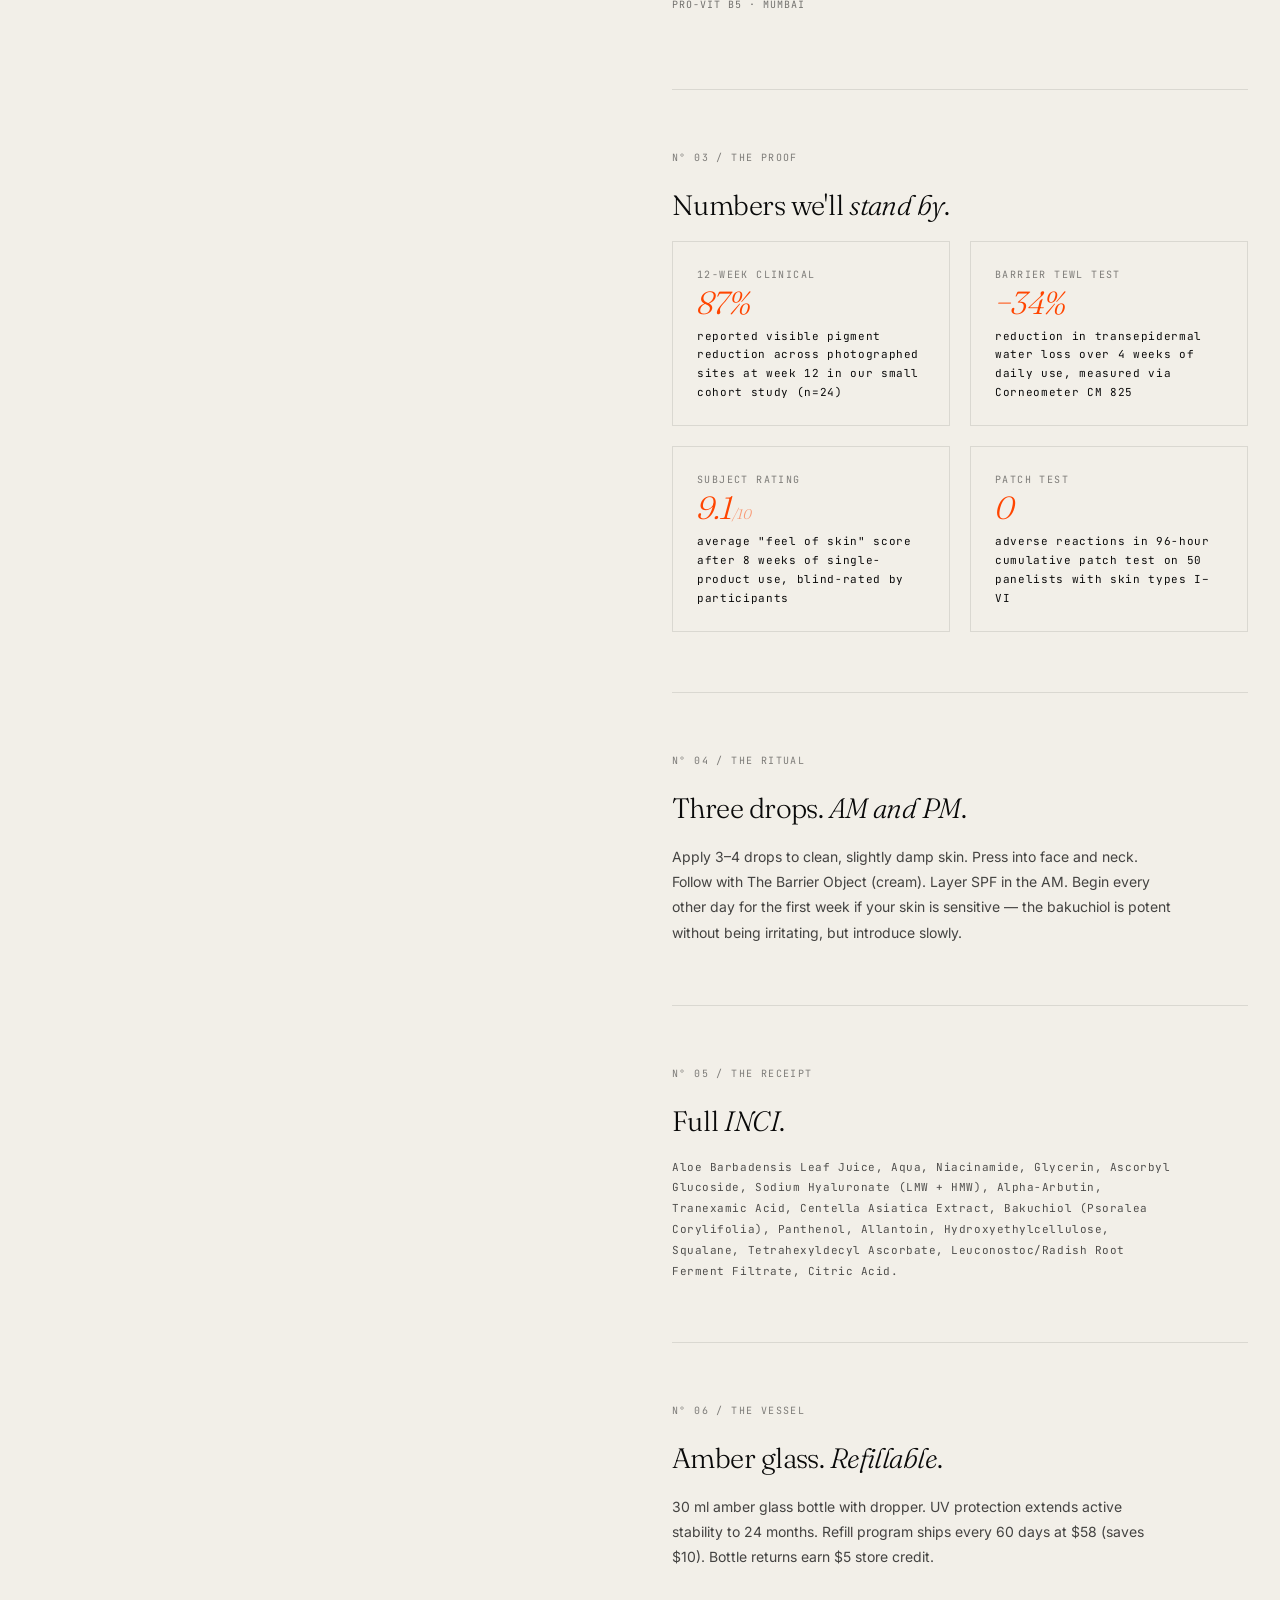
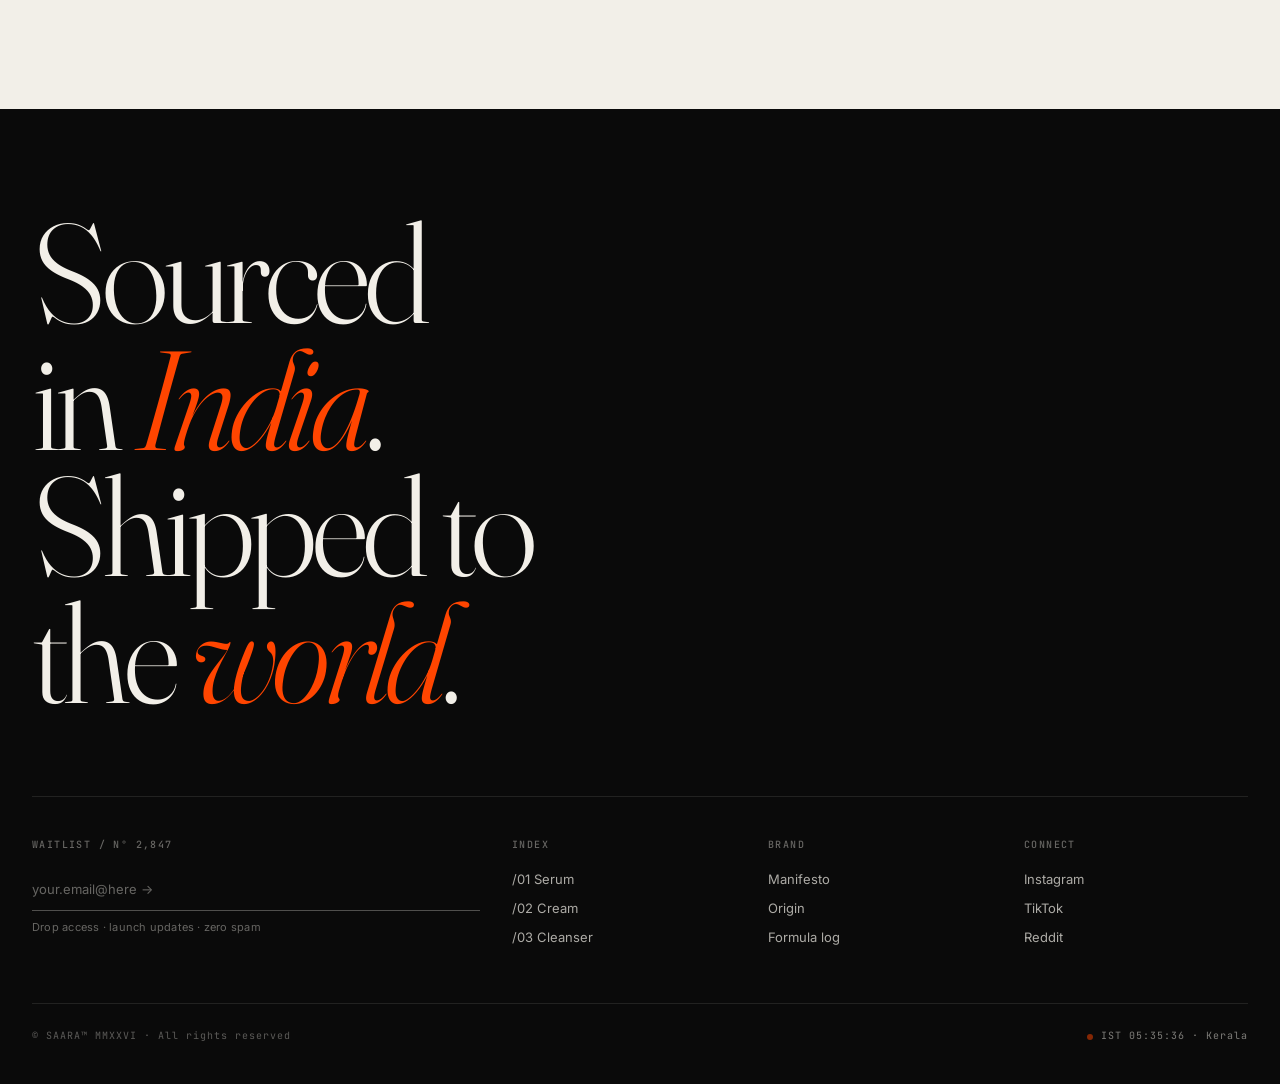
<file: product.html>
<!DOCTYPE html>
<html lang="en">
<head>
  <meta charset="UTF-8">
  <meta name="viewport" content="width=device-width, initial-scale=1.0">
  <title>The 10% Concentrate — SAARA</title>
  <link rel="preconnect" href="https://fonts.googleapis.com">
  <link rel="preconnect" href="https://fonts.gstatic.com" crossorigin>
  <link rel="stylesheet" href="https://fonts.googleapis.com/css2?family=Inter:wght@300;400;500;600;700&family=Fraunces:ital,opsz,wght@0,9..144,300;0,9..144,400;0,9..144,500;1,9..144,300;1,9..144,400&family=JetBrains+Mono:wght@300;400;500&display=swap">
  <link rel="stylesheet" href="css/tokens.css">
  <link rel="stylesheet" href="css/components.css">
  <link rel="stylesheet" href="css/pages.css">
</head>
<body>

<nav class="nav">
  <div class="nav-l">
    <span class="mark"></span>
    SAARA<span class="meta">™ / EST. 2026 / IND→USA</span>
  </div>
  <div class="nav-r">
    <a href="index.html" class="magnetic">index</a>
    <a href="ingredients.html" class="magnetic">formula</a>
    <a href="origin.html" class="magnetic">origin</a>
    <a href="about.html" class="magnetic">about</a>
    <a href="journal.html" class="magnetic">journal</a>
    <a href="cart.html" class="magnetic nav-cart">cart <span class="count">[ 03 ]</span></a>
  </div>
</nav>

<div class="prod-layout">
  <div class="prod-visual" data-section data-dark>
    <canvas id="prodSceneCanvas"></canvas>
    <div class="prod-visual-meta tl">SAARA / 01.SR</div>
    <div class="prod-visual-meta tr">30 ML<br>SERUM N° 01</div>
    <div class="prod-visual-meta bl">FORMULA LOG<br>v1.0 · 11.2026</div>
    <div class="prod-visual-meta br">↓ specs</div>
  </div>

  <div class="prod-info">
    <div class="prod-info-h">
      <div class="prod-info-cat">N° 01 / The serum</div>
      <h1 class="prod-info-name">The <em>10%</em><br>Concentrate.</h1>
      <div class="prod-info-sub">Brightening · barrier · clinical-grade</div>
      <p class="prod-section-body" style="margin-bottom:36px">A fifteen-active serum built around the highest tolerated dose of niacinamide, paired with bakuchiol — Ayurveda's answer to retinol — and tranexamic acid for the kind of pigment correction most brands market but few actually deliver.</p>
      <div class="prod-info-price-row">
        <div class="prod-info-price">$68 USD</div>
        <div class="prod-info-size">30 ml · 1 fl oz</div>
      </div>
      <button class="add-to-cart magnetic">
        <span>Add to cart</span>
        <span class="arrow">→</span>
      </button>
    </div>

    <div class="prod-section">
      <div class="prod-section-tag">N° 02 / The formula</div>
      <h3 class="prod-section-h">Fifteen <em>actives</em>. No filler.</h3>
      <div class="prod-ing-list" style="margin-top:32px">
        <div class="prod-ing-row"><div class="prod-ing-name-col"><div class="prod-ing-n">Niacinamide</div><div class="prod-ing-d">Brightening · barrier · Mumbai</div></div><div class="prod-ing-p">10.0%</div></div>
        <div class="prod-ing-row"><div class="prod-ing-name-col"><div class="prod-ing-n">Sodium Hyaluronate</div><div class="prod-ing-d">LMW + HMW · Pune</div></div><div class="prod-ing-p">2.0%</div></div>
        <div class="prod-ing-row"><div class="prod-ing-name-col"><div class="prod-ing-n">Alpha Arbutin</div><div class="prod-ing-d">Tyrosinase inhibitor · Hyderabad</div></div><div class="prod-ing-p">2.0%</div></div>
        <div class="prod-ing-row"><div class="prod-ing-name-col"><div class="prod-ing-n">Tranexamic Acid</div><div class="prod-ing-d">Melasma · PIH · Hyderabad</div></div><div class="prod-ing-p">2.0%</div></div>
        <div class="prod-ing-row"><div class="prod-ing-name-col"><div class="prod-ing-n">Ascorbyl Glucoside</div><div class="prod-ing-d">Stable Vit C · Mumbai</div></div><div class="prod-ing-p">3.0%</div></div>
        <div class="prod-ing-row"><div class="prod-ing-name-col"><div class="prod-ing-n">Bakuchiol</div><div class="prod-ing-d">Plant retinol · Rajasthan</div></div><div class="prod-ing-p">1.0%</div></div>
        <div class="prod-ing-row"><div class="prod-ing-name-col"><div class="prod-ing-n">Centella asiatica</div><div class="prod-ing-d">10% asiaticoside · Assam</div></div><div class="prod-ing-p">2.0%</div></div>
        <div class="prod-ing-row"><div class="prod-ing-name-col"><div class="prod-ing-n">Panthenol</div><div class="prod-ing-d">Pro-Vit B5 · Mumbai</div></div><div class="prod-ing-p">1.0%</div></div>
      </div>
    </div>

    <div class="prod-section">
      <div class="prod-section-tag">N° 03 / The proof</div>
      <h3 class="prod-section-h">Numbers we'll <em>stand by</em>.</h3>
      <div class="prod-method-grid">
        <div class="prod-method-card">
          <div class="lab">12-WEEK CLINICAL</div>
          <div class="num">87%</div>
          <div>reported visible pigment reduction across photographed sites at week 12 in our small cohort study (n=24)</div>
        </div>
        <div class="prod-method-card">
          <div class="lab">BARRIER TEWL TEST</div>
          <div class="num">−34%</div>
          <div>reduction in transepidermal water loss over 4 weeks of daily use, measured via Corneometer CM 825</div>
        </div>
        <div class="prod-method-card">
          <div class="lab">SUBJECT RATING</div>
          <div class="num">9.1<span style="font-size:14px;opacity:0.5">/10</span></div>
          <div>average "feel of skin" score after 8 weeks of single-product use, blind-rated by participants</div>
        </div>
        <div class="prod-method-card">
          <div class="lab">PATCH TEST</div>
          <div class="num">0</div>
          <div>adverse reactions in 96-hour cumulative patch test on 50 panelists with skin types I–VI</div>
        </div>
      </div>
    </div>

    <div class="prod-section">
      <div class="prod-section-tag">N° 04 / The ritual</div>
      <h3 class="prod-section-h">Three drops. <em>AM and PM</em>.</h3>
      <p class="prod-section-body">Apply 3–4 drops to clean, slightly damp skin. Press into face and neck. Follow with The Barrier Object (cream). Layer SPF in the AM. Begin every other day for the first week if your skin is sensitive — the bakuchiol is potent without being irritating, but introduce slowly.</p>
    </div>

    <div class="prod-section">
      <div class="prod-section-tag">N° 05 / The receipt</div>
      <h3 class="prod-section-h">Full <em>INCI</em>.</h3>
      <p class="prod-section-body" style="font-family:var(--font-mono);font-size:11px;letter-spacing:0.05em;line-height:1.9;opacity:0.7">
        Aloe Barbadensis Leaf Juice, Aqua, Niacinamide, Glycerin, Ascorbyl Glucoside, Sodium Hyaluronate (LMW + HMW), Alpha-Arbutin, Tranexamic Acid, Centella Asiatica Extract, Bakuchiol (Psoralea Corylifolia), Panthenol, Allantoin, Hydroxyethylcellulose, Squalane, Tetrahexyldecyl Ascorbate, Leuconostoc/Radish Root Ferment Filtrate, Citric Acid.
      </p>
    </div>

    <div class="prod-section">
      <div class="prod-section-tag">N° 06 / The vessel</div>
      <h3 class="prod-section-h">Amber glass. <em>Refillable</em>.</h3>
      <p class="prod-section-body">30 ml amber glass bottle with dropper. UV protection extends active stability to 24 months. Refill program ships every 60 days at $58 (saves $10). Bottle returns earn $5 store credit.</p>
    </div>
  </div>
</div>

<footer class="footer" data-section data-dark data-parallax>
  <h2 class="footer-h">
    <span class="word" data-depth="40">Sourced</span><br>
    <span class="word" data-depth="60">in</span> <span class="word" data-depth="80"><em>India</em></span>.<br>
    <span class="word" data-depth="50">Shipped</span> <span class="word" data-depth="50">to</span><br>
    <span class="word" data-depth="70">the</span> <span class="word" data-depth="90"><em>world</em></span>.
  </h2>
  <div class="footer-grid">
    <div class="f-col f-newsletter">
      <div class="f-col-t">Waitlist / N° 2,847</div>
      <input placeholder="your.email@here →"/>
      <div class="hint">Drop access · launch updates · zero spam</div>
    </div>
    <div class="f-col">
      <div class="f-col-t">Index</div>
      <a href="product.html" class="magnetic">/01 Serum</a>
      <a href="product.html" class="magnetic">/02 Cream</a>
      <a href="product.html" class="magnetic">/03 Cleanser</a>
    </div>
    <div class="f-col">
      <div class="f-col-t">Brand</div>
      <a href="about.html" class="magnetic">Manifesto</a>
      <a href="origin.html" class="magnetic">Origin</a>
      <a href="ingredients.html" class="magnetic">Formula log</a>
    </div>
    <div class="f-col">
      <div class="f-col-t">Connect</div>
      <a href="#" class="magnetic">Instagram</a>
      <a href="#" class="magnetic">TikTok</a>
      <a href="#" class="magnetic">Reddit</a>
    </div>
  </div>
  <div class="footer-bot">
    <div class="footer-copy">© SAARA™ MMXXVI · All rights reserved</div>
    <div class="footer-time"><span class="dot"></span><span id="live-time">IST — Loading...</span></div>
  </div>
</footer>

<script src="js/motion.js"></script>
</body>
</html>
</file>
<file: css/tokens.css>
/* ====================================================
   SAARA — Design System Tokens
   ==================================================== */

:root {
  /* Color */
  --ink: #0A0A0A;
  --ink-90: rgba(10, 10, 10, 0.9);
  --ink-70: rgba(10, 10, 10, 0.7);
  --ink-55: rgba(10, 10, 10, 0.55);
  --ink-40: rgba(10, 10, 10, 0.4);
  --ink-20: rgba(10, 10, 10, 0.2);
  --ink-10: rgba(10, 10, 10, 0.1);
  --ink-05: rgba(10, 10, 10, 0.05);

  --paper: #F2EFE8;
  --paper-90: rgba(242, 239, 232, 0.9);
  --paper-70: rgba(242, 239, 232, 0.7);
  --paper-40: rgba(242, 239, 232, 0.4);
  --paper-20: rgba(242, 239, 232, 0.2);
  --paper-10: rgba(242, 239, 232, 0.1);

  /* Accent — burnt orange, the signature element */
  --signal: #FF4500;
  --signal-soft: rgba(255, 69, 0, 0.1);

  /* Typography */
  --font-display: 'Fraunces', 'Times New Roman', serif;
  --font-body: 'Inter', -apple-system, BlinkMacSystemFont, sans-serif;
  --font-mono: 'JetBrains Mono', 'Courier New', monospace;

  /* Spacing */
  --gutter: 32px;
  --gutter-sm: 20px;
  --section-y: 120px;
  --section-y-sm: 80px;

  /* Easing */
  --ease-out: cubic-bezier(0.22, 1, 0.36, 1);
  --ease-in-out: cubic-bezier(0.65, 0, 0.35, 1);

  /* Numeric scale */
  --display-1: clamp(64px, 11vw, 144px);
  --display-2: clamp(48px, 8vw, 96px);
  --display-3: clamp(36px, 5vw, 64px);
  --heading-1: clamp(28px, 4vw, 56px);
  --heading-2: clamp(22px, 3vw, 38px);
  --body: 14px;
  --mono-sm: 11px;
  --mono-xs: 10px;
}

/* ====================================================
   Reset
   ==================================================== */

*,
*::before,
*::after {
  box-sizing: border-box;
  margin: 0;
  padding: 0;
}

html {
  font-size: 16px;
  scroll-behavior: smooth;
  -webkit-font-smoothing: antialiased;
  -moz-osx-font-smoothing: grayscale;
}

body {
  font-family: var(--font-body);
  font-weight: 400;
  font-size: var(--body);
  line-height: 1.6;
  color: var(--ink);
  background: var(--paper);
  overflow-x: hidden;
  min-height: 100vh;
  position: relative;
}

/* Paper grain texture — applied once to body */
body::before {
  content: '';
  position: fixed;
  inset: 0;
  pointer-events: none;
  opacity: 0.08;
  mix-blend-mode: multiply;
  z-index: 999;
  background-image: url("data:image/svg+xml,%3Csvg viewBox='0 0 200 200' xmlns='http://www.w3.org/2000/svg'%3E%3Cfilter id='n'%3E%3CfeTurbulence type='fractalNoise' baseFrequency='0.9'/%3E%3C/filter%3E%3Crect width='100%25' height='100%25' filter='url(%23n)'/%3E%3C/svg%3E");
}

img,
picture,
video,
canvas {
  display: block;
  max-width: 100%;
}

button {
  font: inherit;
  background: none;
  border: none;
  color: inherit;
}

a {
  color: inherit;
  text-decoration: none;
}

input,
textarea {
  font: inherit;
  background: none;
  border: none;
  outline: none;
  color: inherit;
}

@media (prefers-reduced-motion: reduce) {
  *,
  *::before,
  *::after {
    animation-duration: 0.01ms !important;
    animation-iteration-count: 1 !important;
    transition-duration: 0.01ms !important;
    scroll-behavior: auto !important;
  }

}
</file>
<file: css/components.css>
/* ====================================================
   SAARA — Shared Components
   Nav, footer, cursor, common type, dark sections
   ==================================================== */

/* ----------------------------------------------------
   Custom cursor
   ---------------------------------------------------- */

.cur-dot,
.cur-ring {
  position: fixed;
  pointer-events: none;
  z-index: 9999;
  transform: translate(-50%, -50%);
  will-change: transform, width, height;
}

.cur-dot {
  width: 6px;
  height: 6px;
  background: var(--signal);
  border-radius: 50%;
  transition: width 0.2s, height 0.2s, background 0.2s;
}

.cur-ring {
  width: 40px;
  height: 40px;
  border: 0.5px solid var(--ink-40);
  border-radius: 50%;
  background: transparent;
  transition: width 0.3s var(--ease-out),
              height 0.3s var(--ease-out),
              border-color 0.25s,
              background 0.25s;
  z-index: 9998;
}

body.cursor-dark .cur-ring {
  border-color: rgba(242, 239, 232, 0.5);
}

body.cursor-hover .cur-ring {
  width: 64px;
  height: 64px;
  border-color: var(--signal);
  background: var(--signal-soft);
}

body.cursor-hover .cur-dot {
  width: 8px;
  height: 8px;
}

/* ----------------------------------------------------
   Nav
   ---------------------------------------------------- */

.nav {
  position: fixed;
  top: 0;
  left: 0;
  right: 0;
  display: flex;
  justify-content: space-between;
  align-items: center;
  padding: 22px var(--gutter);
  z-index: 100;
  mix-blend-mode: difference;
  color: #fff;
  transition: padding 0.3s var(--ease-out);
}

.nav.scrolled {
  padding: 14px var(--gutter);
}

.nav-l {
  font-family: var(--font-mono);
  font-size: var(--mono-sm);
  letter-spacing: 0.12em;
  text-transform: uppercase;
  display: flex;
  align-items: center;
  gap: 10px;
}

.nav-l .mark {
  display: inline-block;
  width: 8px;
  height: 8px;
  background: var(--signal);
  border-radius: 50%;
  animation: pulse 2s ease-in-out infinite;
}

.nav-l .meta {
  opacity: 0.5;
}

.nav-r {
  display: flex;
  gap: 28px;
  font-family: var(--font-mono);
  font-size: var(--mono-sm);
  letter-spacing: 0.1em;
  text-transform: uppercase;
  align-items: center;
}

.nav-r a {
  opacity: 0.8;
  transition: opacity 0.2s;
}

.nav-r a:hover,
.nav-r a.active {
  opacity: 1;
}

.nav-r a.active::after {
  content: '';
  display: block;
  width: 100%;
  height: 0.5px;
  background: currentColor;
  margin-top: 2px;
}

.nav-cart {
  display: flex;
  align-items: center;
  gap: 6px;
}

.nav-cart .count {
  color: var(--signal);
}

/* ----------------------------------------------------
   Footer
   ---------------------------------------------------- */

.footer {
  padding: 100px var(--gutter) 40px;
  background: var(--ink);
  color: var(--paper);
  position: relative;
  z-index: 2;
  overflow: hidden;
  perspective: 1200px;
}

.footer-h {
  font-family: var(--font-display);
  font-size: var(--display-1);
  font-weight: 300;
  letter-spacing: -0.04em;
  line-height: 0.9;
  margin-bottom: 80px;
  font-variation-settings: "opsz" 144;
  will-change: transform;
}

.footer-h em {
  font-style: italic;
  color: var(--signal);
}

.footer-h .word {
  display: inline-block;
  will-change: transform;
}

.footer-grid {
  display: grid;
  grid-template-columns: 2fr 1fr 1fr 1fr;
  gap: 32px;
  margin-bottom: 48px;
  padding-top: 40px;
  border-top: 0.5px solid var(--paper-10);
}

.f-col-t {
  font-family: var(--font-mono);
  font-size: var(--mono-xs);
  letter-spacing: 0.14em;
  text-transform: uppercase;
  opacity: 0.4;
  margin-bottom: 16px;
  font-weight: 500;
}

.f-col a {
  display: block;
  font-size: 13px;
  color: rgba(242, 239, 232, 0.7);
  margin-bottom: 8px;
  transition: color 0.15s, transform 0.2s var(--ease-out);
}

.f-col a:hover {
  color: var(--paper);
}

.f-newsletter input {
  background: transparent;
  border-bottom: 0.5px solid rgba(242, 239, 232, 0.3);
  padding: 10px 0;
  color: var(--paper);
  font-size: 13px;
  width: 100%;
  transition: border-color 0.2s;
}

.f-newsletter input::placeholder {
  color: rgba(242, 239, 232, 0.4);
}

.f-newsletter input:focus {
  border-color: var(--signal);
}

.f-newsletter .hint {
  font-size: 11px;
  color: rgba(242, 239, 232, 0.4);
  margin-top: 8px;
  letter-spacing: 0.02em;
}

.footer-bot {
  display: flex;
  justify-content: space-between;
  align-items: center;
  padding-top: 24px;
  border-top: 0.5px solid var(--paper-10);
}

.footer-copy,
.footer-time {
  font-family: var(--font-mono);
  font-size: var(--mono-xs);
  letter-spacing: 0.1em;
  opacity: 0.35;
}

.footer-time {
  opacity: 0.5;
}

.footer-time .dot {
  display: inline-block;
  width: 6px;
  height: 6px;
  background: var(--signal);
  border-radius: 50%;
  margin-right: 8px;
  animation: pulse 2s ease-in-out infinite;
  vertical-align: middle;
}

/* ----------------------------------------------------
   Common: data bar (ticker)
   ---------------------------------------------------- */

.databar {
  background: var(--ink);
  color: var(--paper);
  padding: 18px 0;
  overflow: hidden;
  white-space: nowrap;
  position: relative;
  z-index: 3;
}

.db-inner {
  display: inline-block;
  animation: tick 38s linear infinite;
}

.db-item {
  display: inline-block;
  font-family: var(--font-mono);
  font-size: 13px;
  letter-spacing: 0.14em;
  text-transform: uppercase;
  margin: 0 36px;
}

.db-item .num {
  color: var(--signal);
  font-weight: 500;
}

.db-item .star {
  color: rgba(242, 239, 232, 0.3);
  margin: 0 12px;
}

@keyframes tick {
  0% { transform: translateX(0); }
  100% { transform: translateX(-50%); }
}

@keyframes pulse {
  0%, 100% { opacity: 1; transform: scale(1); }
  50% { opacity: 0.6; transform: scale(1.2); }
}

/* ----------------------------------------------------
   Magnetic elements
   ---------------------------------------------------- */

.magnetic {
  display: inline-block;
  will-change: transform;
  transition: transform 0.3s var(--ease-out);
}

/* ----------------------------------------------------
   Section common
   ---------------------------------------------------- */

.section {
  padding: var(--section-y) var(--gutter);
  position: relative;
  z-index: 2;
}

.section-sm {
  padding: var(--section-y-sm) var(--gutter);
}

.section-head {
  display: flex;
  justify-content: space-between;
  align-items: flex-end;
  margin-bottom: 56px;
  border-bottom: 0.5px solid var(--ink-20);
  padding-bottom: 24px;
}

.section-tag {
  font-family: var(--font-mono);
  font-size: var(--mono-xs);
  letter-spacing: 0.16em;
  text-transform: uppercase;
  opacity: 0.55;
  margin-bottom: 12px;
  font-weight: 500;
}

.section-h {
  font-family: var(--font-display);
  font-size: var(--heading-1);
  font-weight: 300;
  letter-spacing: -0.03em;
  line-height: 1;
}

.section-h em {
  font-style: italic;
  color: var(--signal);
}

.section-meta {
  text-align: right;
  font-family: var(--font-mono);
  font-size: var(--mono-sm);
  letter-spacing: 0.12em;
  text-transform: uppercase;
  opacity: 0.55;
  line-height: 2;
}

/* ----------------------------------------------------
   Reveal animations (used everywhere)
   ---------------------------------------------------- */

.reveal {
  opacity: 0;
  transform: translateY(40px);
  transition: opacity 0.8s var(--ease-out),
              transform 0.8s var(--ease-out);
}

.reveal.on {
  opacity: 1;
  transform: translateY(0);
}

.reveal-word {
  display: inline-block;
  opacity: 0;
  transform: translateY(40px);
  transition: opacity 0.8s var(--ease-out),
              transform 0.8s var(--ease-out);
}

.reveal-word.on {
  opacity: 1;
  transform: translateY(0);
}

/* ----------------------------------------------------
   Responsive
   ---------------------------------------------------- */

@media (max-width: 900px) {
  :root {
    --gutter: 20px;
    --section-y: 80px;
    --section-y-sm: 60px;
  }

  .nav-r {
    gap: 16px;
  }

  .nav-r a:not(.nav-cart) {
    display: none;
  }

  .footer-grid {
    grid-template-columns: 1fr;
    gap: 32px;
  }

  .section-head {
    flex-direction: column;
    align-items: flex-start;
    gap: 16px;
  }

  .section-meta {
    text-align: left;
  }

  body {
    cursor: auto;
  }

  .cur-dot,
  .cur-ring {
    display: none;
  }

  button,
  a,
  input {
    cursor: pointer;
  }
}
</file>
<file: css/pages.css>
/* ====================================================
   SAARA — Page-specific styles
   ==================================================== */

/* ----------------------------------------------------
   HOMEPAGE
   ---------------------------------------------------- */

.hero {
  position: relative;
  padding: 120px var(--gutter) 100px;
  min-height: 720px;
  z-index: 2;
  perspective: 1200px;
  display: flex;
  flex-direction: column;
  justify-content: space-between;
}

.hero-meta {
  display: flex;
  justify-content: space-between;
  font-family: var(--font-mono);
  font-size: var(--mono-sm);
  letter-spacing: 0.12em;
  text-transform: uppercase;
  color: var(--ink);
  opacity: 0.55;
  margin-bottom: 80px;
}

.hero-meta-r {
  text-align: right;
}

.hero-title-wrap {
  transform-style: preserve-3d;
  will-change: transform;
}

.hero-title {
  font-family: var(--font-display);
  font-weight: 300;
  font-size: var(--display-1);
  line-height: 0.86;
  letter-spacing: -0.04em;
  font-variation-settings: "opsz" 144;
}

.hero-title .word {
  display: inline-block;
  transition: transform 0.8s var(--ease-out);
  will-change: transform;
}

.hero-title .ital {
  font-style: italic;
  font-weight: 400;
}

.hero-title .small {
  font-size: 0.66em;
  font-weight: 400;
}

.hero-marker {
  display: inline-block;
  width: 14px;
  height: 14px;
  background: var(--signal);
  border-radius: 50%;
  vertical-align: middle;
  margin: 0 12px 24px 0;
  animation: pulse 2s ease-in-out infinite;
}

.hero-foot {
  display: flex;
  justify-content: space-between;
  align-items: flex-end;
  margin-top: 60px;
  font-family: var(--font-mono);
  font-size: var(--mono-sm);
  letter-spacing: 0.1em;
  text-transform: uppercase;
  color: var(--ink);
  opacity: 0.55;
}

.hero-foot-r {
  max-width: 320px;
  text-align: right;
  line-height: 1.7;
  text-transform: none;
  letter-spacing: 0;
  font-family: var(--font-body);
  font-size: 13px;
  opacity: 0.7;
}

.orbit-frame {
  position: absolute;
  top: 200px;
  right: 80px;
  width: 300px;
  height: 300px;
  pointer-events: none;
  z-index: 3;
}

.orbit-frame canvas {
  width: 100%;
  height: 100%;
}

@media (max-width: 900px) {
  .orbit-frame {
    position: relative;
    top: 0;
    right: 0;
    width: 100%;
    height: 240px;
    margin: 40px 0;
  }
}

/* Manifesto */

.manifesto {
  padding: 140px var(--gutter);
  position: relative;
  z-index: 2;
}

.man-grid {
  display: grid;
  grid-template-columns: 1fr 2fr;
  gap: 60px;
  align-items: flex-start;
}

.man-num {
  font-family: var(--font-mono);
  font-size: var(--mono-sm);
  letter-spacing: 0.14em;
  text-transform: uppercase;
  opacity: 0.5;
}

.man-num-big {
  font-family: var(--font-display);
  font-size: 80px;
  font-weight: 300;
  letter-spacing: -0.04em;
  margin-top: 8px;
}

.man-text {
  font-family: var(--font-display);
  font-weight: 300;
  font-size: var(--heading-2);
  line-height: 1.2;
  letter-spacing: -0.02em;
}

.man-text em {
  font-style: italic;
  color: var(--signal);
}

.man-text .strike {
  text-decoration: line-through;
  text-decoration-thickness: 1px;
  color: var(--ink-40);
}

@media (max-width: 900px) {
  .man-grid {
    grid-template-columns: 1fr;
    gap: 24px;
  }
  .man-num-big {
    font-size: 56px;
  }
}

/* Split */

.split {
  display: grid;
  grid-template-columns: 1fr 1fr;
  border-top: 0.5px solid var(--ink-20);
  border-bottom: 0.5px solid var(--ink-20);
  position: relative;
  z-index: 2;
}

.split-l,
.split-r {
  padding: 80px 40px;
  min-height: 460px;
  display: flex;
  flex-direction: column;
  justify-content: space-between;
  position: relative;
  overflow: hidden;
}

.split-l {
  background: var(--paper);
  color: var(--ink);
  border-right: 0.5px solid var(--ink-20);
}

.split-r {
  background: var(--ink);
  color: var(--paper);
}

.split-tag {
  font-family: var(--font-mono);
  font-size: var(--mono-xs);
  letter-spacing: 0.16em;
  text-transform: uppercase;
  opacity: 0.55;
  margin-bottom: 24px;
}

.split-h {
  font-family: var(--font-display);
  font-weight: 300;
  font-size: var(--display-3);
  letter-spacing: -0.03em;
  line-height: 0.95;
  margin-bottom: 20px;
}

.split-h em {
  font-style: italic;
  font-weight: 400;
}

.split-body {
  font-size: 13px;
  line-height: 1.7;
  opacity: 0.7;
  max-width: 340px;
}

.split-data {
  display: grid;
  grid-template-columns: 1fr 1fr;
  gap: 24px;
  margin-top: 40px;
}

.split-stat-n {
  font-family: var(--font-display);
  font-size: 56px;
  font-weight: 300;
  letter-spacing: -0.03em;
  line-height: 1;
}

.split-stat-n .pct {
  font-size: 36px;
}

.split-stat-l {
  font-family: var(--font-mono);
  font-size: 9px;
  letter-spacing: 0.12em;
  text-transform: uppercase;
  opacity: 0.55;
  margin-top: 6px;
  line-height: 1.6;
}

.split-r .split-stat-n {
  color: var(--signal);
}

.count-num {
  display: inline-block;
  min-width: 80px;
}

@media (max-width: 900px) {
  .split {
    grid-template-columns: 1fr;
  }
  .split-l {
    border-right: none;
    border-bottom: 0.5px solid var(--ink-20);
  }
}

/* Formula table */

.formula-head-l .ftl-tag {
  font-family: var(--font-mono);
  font-size: var(--mono-xs);
  letter-spacing: 0.16em;
  text-transform: uppercase;
  opacity: 0.55;
  margin-bottom: 12px;
}

.formula-head-l .ftl-h {
  font-family: var(--font-display);
  font-size: var(--display-3);
  font-weight: 300;
  letter-spacing: -0.03em;
  line-height: 1;
}

.formula-head-l .ftl-h em {
  font-style: italic;
  color: var(--signal);
}

.frow {
  display: grid;
  grid-template-columns: 60px 1fr 1fr 100px 90px;
  gap: 24px;
  padding: 28px 0;
  border-bottom: 0.5px solid var(--ink-10);
  align-items: center;
  transition: padding 0.3s var(--ease-out), background 0.2s;
  position: relative;
  opacity: 0;
  transform: translateY(30px);
}

.frow.on {
  opacity: 1;
  transform: translateY(0);
  transition: padding 0.3s var(--ease-out),
              background 0.2s,
              opacity 0.7s var(--ease-out),
              transform 0.7s var(--ease-out);
}

.frow::after {
  content: '';
  position: absolute;
  left: 0;
  right: 0;
  bottom: 0;
  height: 0.5px;
  background: var(--signal);
  transform: scaleX(0);
  transform-origin: left;
  transition: transform 0.4s var(--ease-out);
}

.frow:hover {
  padding-left: 20px;
  background: rgba(255, 69, 0, 0.02);
}

.frow:hover::after {
  transform: scaleX(1);
}

.frow:hover .frow-num,
.frow:hover .frow-pct {
  color: var(--signal);
}

.frow:hover .frow-pct {
  transform: translateX(-8px);
}

.frow-num {
  font-family: var(--font-mono);
  font-size: var(--mono-sm);
  letter-spacing: 0.1em;
  opacity: 0.45;
  transition: color 0.15s;
}

.frow-name {
  font-family: var(--font-display);
  font-size: 26px;
  font-weight: 300;
  letter-spacing: -0.02em;
  line-height: 1.1;
}

.frow-name em {
  font-style: italic;
}

.frow-src {
  font-family: var(--font-mono);
  font-size: var(--mono-xs);
  letter-spacing: 0.12em;
  text-transform: uppercase;
  opacity: 0.55;
  line-height: 1.6;
}

.frow-src .dist {
  color: var(--signal);
}

.frow-pct {
  font-family: var(--font-display);
  font-size: 36px;
  font-weight: 300;
  letter-spacing: -0.03em;
  text-align: right;
  line-height: 1;
  transition: transform 0.25s var(--ease-out), color 0.2s;
}

.frow-func {
  font-family: var(--font-mono);
  font-size: var(--mono-xs);
  letter-spacing: 0.1em;
  text-transform: uppercase;
  opacity: 0.55;
  text-align: right;
  line-height: 1.5;
}

@media (max-width: 900px) {
  .frow {
    grid-template-columns: 40px 1fr 80px;
    grid-template-areas:
      "num name pct"
      "num src func";
    gap: 12px 16px;
  }
  .frow-num { grid-area: num; }
  .frow-name { grid-area: name; font-size: 20px; }
  .frow-src { grid-area: src; }
  .frow-pct { grid-area: pct; font-size: 26px; }
  .frow-func { grid-area: func; text-align: left; }
}

/* Giant statement */

.gs {
  padding: 160px var(--gutter);
  background: var(--ink);
  color: var(--paper);
  position: relative;
  z-index: 2;
  overflow: hidden;
  perspective: 1200px;
}

.gs-bg {
  position: absolute;
  font-family: var(--font-display);
  font-style: italic;
  font-weight: 300;
  font-size: clamp(280px, 50vw, 600px);
  color: rgba(242, 239, 232, 0.03);
  top: -100px;
  left: -40px;
  letter-spacing: -0.06em;
  pointer-events: none;
  line-height: 0.85;
  will-change: transform;
  transition: transform 0.6s var(--ease-out);
}

.gs-content {
  position: relative;
  max-width: 760px;
  z-index: 2;
}

.gs-tag {
  font-family: var(--font-mono);
  font-size: var(--mono-sm);
  letter-spacing: 0.16em;
  text-transform: uppercase;
  color: var(--signal);
  margin-bottom: 32px;
}

.gs-text {
  font-family: var(--font-display);
  font-weight: 300;
  font-size: var(--display-3);
  line-height: 1.05;
  letter-spacing: -0.03em;
}

.gs-text em {
  font-style: italic;
}

.gs-text .o {
  color: var(--signal);
}

.gs-foot {
  margin-top: 48px;
  display: flex;
  gap: 32px;
  font-family: var(--font-mono);
  font-size: var(--mono-xs);
  letter-spacing: 0.14em;
  text-transform: uppercase;
  opacity: 0.45;
  flex-wrap: wrap;
}

/* Index of products */

.idx-grid {
  display: grid;
  grid-template-columns: repeat(3, 1fr);
  gap: 0;
  border-top: 0.5px solid var(--ink-20);
  perspective: 1400px;
}

.idx-cell {
  border-right: 0.5px solid var(--ink-20);
  border-bottom: 0.5px solid var(--ink-20);
  padding: 36px 28px;
  transition: background 0.35s, color 0.35s;
  position: relative;
  min-height: 320px;
  display: flex;
  flex-direction: column;
  justify-content: space-between;
  transform-style: preserve-3d;
  will-change: transform;
}

.idx-cell:nth-child(3n) {
  border-right: none;
}

.idx-cell:hover {
  background: var(--ink);
  color: var(--paper);
}

.idx-cell:hover .ic-arrow {
  transform: translateX(12px) translateZ(20px);
  color: var(--signal);
}

.idx-cell:hover .ic-name {
  transform: translateZ(30px);
}

.ic-top {
  display: flex;
  justify-content: space-between;
  align-items: flex-start;
  margin-bottom: 20px;
  transform: translateZ(15px);
}

.ic-num {
  font-family: var(--font-mono);
  font-size: var(--mono-xs);
  letter-spacing: 0.12em;
  opacity: 0.5;
}

.ic-tag {
  font-family: var(--font-mono);
  font-size: 9px;
  letter-spacing: 0.14em;
  text-transform: uppercase;
  padding: 4px 10px;
  border: 0.5px solid currentColor;
  opacity: 0.7;
}

.ic-name {
  font-family: var(--font-display);
  font-size: 36px;
  font-weight: 300;
  letter-spacing: -0.02em;
  line-height: 1.05;
  margin-bottom: 8px;
  transition: transform 0.35s var(--ease-out);
}

.ic-name em {
  font-style: italic;
}

.ic-desc {
  font-family: var(--font-mono);
  font-size: var(--mono-xs);
  letter-spacing: 0.1em;
  text-transform: uppercase;
  opacity: 0.55;
  line-height: 1.8;
  margin-bottom: 16px;
}

.ic-bottom {
  display: flex;
  justify-content: space-between;
  align-items: flex-end;
  transform: translateZ(10px);
}

.ic-price {
  font-family: var(--font-display);
  font-size: 24px;
  font-weight: 300;
  letter-spacing: -0.02em;
}

.ic-arrow {
  font-size: 16px;
  transition: transform 0.35s var(--ease-out), color 0.2s;
  opacity: 0.7;
}

@media (max-width: 900px) {
  .idx-grid {
    grid-template-columns: 1fr;
  }
  .idx-cell {
    border-right: none !important;
  }
}

/* ----------------------------------------------------
   INGREDIENTS PAGE
   ---------------------------------------------------- */

.page-hero {
  padding: 160px var(--gutter) 80px;
  position: relative;
  z-index: 2;
}

.page-eyebrow {
  font-family: var(--font-mono);
  font-size: var(--mono-sm);
  letter-spacing: 0.16em;
  text-transform: uppercase;
  opacity: 0.55;
  margin-bottom: 20px;
}

.page-title {
  font-family: var(--font-display);
  font-weight: 300;
  font-size: var(--display-1);
  line-height: 0.9;
  letter-spacing: -0.04em;
  font-variation-settings: "opsz" 144;
  margin-bottom: 32px;
}

.page-title em {
  font-style: italic;
  color: var(--signal);
}

.page-sub {
  font-family: var(--font-body);
  font-size: 17px;
  line-height: 1.7;
  max-width: 540px;
  opacity: 0.7;
}

/* Filter bar */

.filter-bar {
  display: flex;
  justify-content: space-between;
  align-items: center;
  padding: 24px var(--gutter);
  border-top: 0.5px solid var(--ink-20);
  border-bottom: 0.5px solid var(--ink-20);
  font-family: var(--font-mono);
  font-size: var(--mono-sm);
  letter-spacing: 0.1em;
  text-transform: uppercase;
  position: sticky;
  top: 60px;
  background: var(--paper);
  z-index: 50;
}

.filter-tabs {
  display: flex;
  gap: 28px;
}

.filter-tab {
  opacity: 0.5;
  transition: opacity 0.2s;
  padding: 4px 0;
  border-bottom: 0.5px solid transparent;
}

.filter-tab.active,
.filter-tab:hover {
  opacity: 1;
  border-color: var(--signal);
  color: var(--signal);
}

.filter-count {
  opacity: 0.45;
}

/* Ingredient grid */

.ing-grid {
  display: grid;
  grid-template-columns: repeat(3, 1fr);
  gap: 0;
  border-top: 0.5px solid var(--ink-10);
}

.ing-card {
  padding: 40px 32px;
  border-right: 0.5px solid var(--ink-10);
  border-bottom: 0.5px solid var(--ink-10);
  position: relative;
  min-height: 340px;
  display: flex;
  flex-direction: column;
  justify-content: space-between;
  transition: background 0.35s, color 0.35s;
  cursor: none;
  overflow: hidden;
}

.ing-card:nth-child(3n) {
  border-right: none;
}

.ing-card:hover {
  background: var(--ink);
  color: var(--paper);
}

.ing-card:hover .ing-card-pct {
  color: var(--signal);
  transform: translateX(-4px);
}

.ing-card:hover .ing-card-arrow {
  transform: translateX(8px);
  color: var(--signal);
}

.ing-card-top {
  display: flex;
  justify-content: space-between;
  align-items: flex-start;
}

.ing-card-num {
  font-family: var(--font-mono);
  font-size: var(--mono-xs);
  letter-spacing: 0.14em;
  opacity: 0.5;
}

.ing-card-cat {
  font-family: var(--font-mono);
  font-size: 9px;
  letter-spacing: 0.14em;
  text-transform: uppercase;
  padding: 4px 10px;
  border: 0.5px solid currentColor;
  opacity: 0.6;
}

.ing-card-name {
  font-family: var(--font-display);
  font-size: 38px;
  font-weight: 300;
  letter-spacing: -0.02em;
  line-height: 1;
  margin: 24px 0 4px;
}

.ing-card-name em {
  font-style: italic;
}

.ing-card-latin {
  font-family: var(--font-display);
  font-style: italic;
  font-size: 14px;
  opacity: 0.6;
  margin-bottom: 24px;
}

.ing-card-src {
  font-family: var(--font-mono);
  font-size: var(--mono-xs);
  letter-spacing: 0.1em;
  text-transform: uppercase;
  opacity: 0.55;
  line-height: 1.7;
}

.ing-card-src .dist {
  color: var(--signal);
}

.ing-card:hover .ing-card-src .dist {
  color: var(--signal);
}

.ing-card-foot {
  display: flex;
  justify-content: space-between;
  align-items: flex-end;
  margin-top: 24px;
}

.ing-card-pct {
  font-family: var(--font-display);
  font-size: 52px;
  font-weight: 300;
  letter-spacing: -0.03em;
  line-height: 1;
  transition: color 0.25s, transform 0.25s var(--ease-out);
}

.ing-card-pct .unit {
  font-size: 24px;
  opacity: 0.5;
}

.ing-card-arrow {
  font-size: 16px;
  opacity: 0.5;
  transition: transform 0.3s var(--ease-out), color 0.2s;
}

@media (max-width: 900px) {
  .ing-grid {
    grid-template-columns: 1fr;
  }
  .ing-card {
    border-right: none !important;
  }
}

/* ----------------------------------------------------
   PRODUCT PAGE
   ---------------------------------------------------- */

.prod-layout {
  display: grid;
  grid-template-columns: 1fr 1fr;
  min-height: 100vh;
  padding-top: 60px;
}

.prod-visual {
  position: sticky;
  top: 60px;
  height: calc(100vh - 60px);
  background: var(--ink);
  display: flex;
  align-items: center;
  justify-content: center;
  overflow: hidden;
}

.prod-visual canvas {
  width: 100%;
  height: 100%;
}

.prod-visual-meta {
  position: absolute;
  font-family: var(--font-mono);
  font-size: var(--mono-xs);
  letter-spacing: 0.14em;
  text-transform: uppercase;
  color: var(--paper);
  opacity: 0.4;
}

.prod-visual-meta.tl { top: 32px; left: 32px; }
.prod-visual-meta.tr { top: 32px; right: 32px; text-align: right; line-height: 1.8; }
.prod-visual-meta.bl { bottom: 32px; left: 32px; line-height: 1.8; }
.prod-visual-meta.br { bottom: 32px; right: 32px; text-align: right; }

.prod-info {
  padding: 80px var(--gutter);
  display: flex;
  flex-direction: column;
  gap: 60px;
}

.prod-info-h {
  border-bottom: 0.5px solid var(--ink-20);
  padding-bottom: 60px;
}

.prod-info-cat {
  font-family: var(--font-mono);
  font-size: var(--mono-xs);
  letter-spacing: 0.16em;
  text-transform: uppercase;
  opacity: 0.55;
  margin-bottom: 20px;
}

.prod-info-name {
  font-family: var(--font-display);
  font-size: clamp(48px, 6vw, 76px);
  font-weight: 300;
  letter-spacing: -0.03em;
  line-height: 0.92;
  margin-bottom: 16px;
}

.prod-info-name em {
  font-style: italic;
  color: var(--signal);
}

.prod-info-sub {
  font-family: var(--font-display);
  font-style: italic;
  font-size: 18px;
  opacity: 0.6;
  margin-bottom: 32px;
}

.prod-info-price-row {
  display: flex;
  justify-content: space-between;
  align-items: baseline;
  margin-bottom: 36px;
}

.prod-info-price {
  font-family: var(--font-display);
  font-size: 38px;
  font-weight: 300;
  letter-spacing: -0.02em;
}

.prod-info-size {
  font-family: var(--font-mono);
  font-size: var(--mono-sm);
  letter-spacing: 0.12em;
  text-transform: uppercase;
  opacity: 0.55;
}

.add-to-cart {
  width: 100%;
  background: var(--ink);
  color: var(--paper);
  padding: 22px 28px;
  font-family: var(--font-mono);
  font-size: 12px;
  letter-spacing: 0.16em;
  text-transform: uppercase;
  font-weight: 500;
  display: flex;
  justify-content: space-between;
  align-items: center;
  transition: background 0.25s, color 0.25s;
}

.add-to-cart:hover {
  background: var(--signal);
}

.add-to-cart .arrow {
  font-size: 16px;
}

.prod-section {
  padding-bottom: 60px;
  border-bottom: 0.5px solid var(--ink-10);
}

.prod-section:last-child {
  border-bottom: none;
}

.prod-section-tag {
  font-family: var(--font-mono);
  font-size: var(--mono-xs);
  letter-spacing: 0.14em;
  text-transform: uppercase;
  opacity: 0.5;
  margin-bottom: 24px;
}

.prod-section-h {
  font-family: var(--font-display);
  font-size: 28px;
  font-weight: 300;
  letter-spacing: -0.02em;
  margin-bottom: 20px;
  line-height: 1.1;
}

.prod-section-h em {
  font-style: italic;
}

.prod-section-body {
  font-size: 14px;
  line-height: 1.8;
  opacity: 0.75;
  max-width: 500px;
}

.prod-ing-list {
  display: flex;
  flex-direction: column;
}

.prod-ing-row {
  display: grid;
  grid-template-columns: 1fr 60px;
  padding: 16px 0;
  border-bottom: 0.5px solid var(--ink-10);
  align-items: baseline;
  gap: 16px;
  transition: padding 0.25s var(--ease-out);
}

.prod-ing-row:hover {
  padding-left: 12px;
  background: rgba(255, 69, 0, 0.02);
}

.prod-ing-row:last-child {
  border-bottom: none;
}

.prod-ing-name-col {
  display: flex;
  flex-direction: column;
  gap: 4px;
}

.prod-ing-n {
  font-family: var(--font-display);
  font-size: 18px;
  font-weight: 400;
  letter-spacing: -0.01em;
}

.prod-ing-d {
  font-family: var(--font-mono);
  font-size: 10px;
  letter-spacing: 0.1em;
  text-transform: uppercase;
  opacity: 0.55;
}

.prod-ing-p {
  font-family: var(--font-display);
  font-size: 24px;
  font-weight: 300;
  text-align: right;
  color: var(--signal);
  letter-spacing: -0.02em;
}

.prod-method-grid {
  display: grid;
  grid-template-columns: 1fr 1fr;
  gap: 20px;
  margin-top: 12px;
}

.prod-method-card {
  background: var(--paper);
  border: 0.5px solid var(--ink-10);
  padding: 24px;
  font-family: var(--font-mono);
  font-size: 11px;
  letter-spacing: 0.06em;
  line-height: 1.7;
}

.prod-method-card .num {
  font-family: var(--font-display);
  font-size: 32px;
  font-weight: 300;
  color: var(--signal);
  letter-spacing: -0.02em;
  margin-bottom: 8px;
  font-style: italic;
  line-height: 1;
}

.prod-method-card .lab {
  text-transform: uppercase;
  opacity: 0.5;
  letter-spacing: 0.14em;
  margin-bottom: 4px;
  font-size: 10px;
}

@media (max-width: 900px) {
  .prod-layout {
    grid-template-columns: 1fr;
  }
  .prod-visual {
    position: relative;
    height: 60vh;
    top: 0;
  }
}

/* ----------------------------------------------------
   ORIGIN PAGE
   ---------------------------------------------------- */

.origin-map-section {
  padding: 60px var(--gutter) 120px;
  position: relative;
  z-index: 2;
}

.origin-map-wrap {
  background: var(--ink);
  color: var(--paper);
  padding: 80px 60px;
  position: relative;
  min-height: 700px;
  overflow: hidden;
}

.origin-map-svg {
  width: 100%;
  height: auto;
  display: block;
}

.origin-pin-info {
  position: absolute;
  background: var(--paper);
  color: var(--ink);
  padding: 24px 28px;
  max-width: 280px;
  font-family: var(--font-mono);
  pointer-events: none;
  opacity: 0;
  transition: opacity 0.2s;
  z-index: 10;
}

.origin-pin-info.show {
  opacity: 1;
}

.origin-pin-info .pi-cat {
  font-size: 9px;
  letter-spacing: 0.16em;
  text-transform: uppercase;
  opacity: 0.55;
  margin-bottom: 8px;
}

.origin-pin-info .pi-name {
  font-family: var(--font-display);
  font-size: 22px;
  font-weight: 300;
  font-style: italic;
  letter-spacing: -0.02em;
  margin-bottom: 4px;
}

.origin-pin-info .pi-meta {
  font-size: 10px;
  letter-spacing: 0.1em;
  text-transform: uppercase;
  opacity: 0.6;
  line-height: 1.7;
}

.origin-pin-info .pi-meta .signal {
  color: var(--signal);
}

.origin-table {
  margin-top: 80px;
}

.origin-row {
  display: grid;
  grid-template-columns: 80px 1fr 1fr 1fr 60px;
  gap: 24px;
  padding: 24px 0;
  border-bottom: 0.5px solid var(--ink-10);
  align-items: center;
  transition: padding 0.25s var(--ease-out);
}

.origin-row:hover {
  padding-left: 16px;
  background: rgba(255, 69, 0, 0.02);
}

.origin-row-num {
  font-family: var(--font-mono);
  font-size: var(--mono-xs);
  letter-spacing: 0.14em;
  opacity: 0.4;
}

.origin-row-place {
  font-family: var(--font-display);
  font-size: 28px;
  font-weight: 300;
  letter-spacing: -0.02em;
}

.origin-row-place em {
  font-style: italic;
  color: var(--signal);
}

.origin-row-meta {
  font-family: var(--font-mono);
  font-size: var(--mono-xs);
  letter-spacing: 0.1em;
  text-transform: uppercase;
  opacity: 0.55;
  line-height: 1.7;
}

.origin-row-arrow {
  font-size: 14px;
  opacity: 0.4;
  text-align: right;
}

/* ----------------------------------------------------
   ABOUT PAGE
   ---------------------------------------------------- */

.about-body {
  padding: 0 var(--gutter) 120px;
}

.about-section {
  padding: 80px 0;
  border-bottom: 0.5px solid var(--ink-10);
  display: grid;
  grid-template-columns: 1fr 2fr;
  gap: 60px;
  align-items: flex-start;
}

.about-section:last-child {
  border-bottom: none;
}

.about-num {
  font-family: var(--font-mono);
  font-size: var(--mono-sm);
  letter-spacing: 0.14em;
  text-transform: uppercase;
  opacity: 0.5;
}

.about-num-big {
  font-family: var(--font-display);
  font-style: italic;
  font-size: 80px;
  font-weight: 300;
  letter-spacing: -0.03em;
  margin-top: 8px;
  color: var(--signal);
  line-height: 1;
}

.about-section-h {
  font-family: var(--font-display);
  font-size: var(--heading-2);
  font-weight: 300;
  letter-spacing: -0.02em;
  line-height: 1.2;
  margin-bottom: 24px;
}

.about-section-h em {
  font-style: italic;
}

.about-section-body p {
  font-size: 15px;
  line-height: 1.8;
  opacity: 0.75;
  margin-bottom: 16px;
  max-width: 580px;
}

.about-section-body p:last-child {
  margin-bottom: 0;
}

.about-section-body em {
  font-style: italic;
  color: var(--signal);
}

@media (max-width: 900px) {
  .about-section {
    grid-template-columns: 1fr;
    gap: 24px;
  }
  .about-num-big {
    font-size: 56px;
  }
}

/* ----------------------------------------------------
   JOURNAL PAGE
   ---------------------------------------------------- */

.journal-grid {
  padding: 0 var(--gutter);
  border-top: 0.5px solid var(--ink-20);
}

.journal-row {
  display: grid;
  grid-template-columns: 100px 80px 1fr 1fr 60px;
  gap: 32px;
  padding: 32px 0;
  border-bottom: 0.5px solid var(--ink-10);
  align-items: center;
  transition: padding 0.25s var(--ease-out), background 0.2s;
}

.journal-row:hover {
  padding-left: 16px;
  background: rgba(255, 69, 0, 0.02);
}

.journal-row:hover .journal-row-arrow {
  transform: translateX(8px);
  color: var(--signal);
}

.journal-row-date {
  font-family: var(--font-mono);
  font-size: var(--mono-xs);
  letter-spacing: 0.1em;
  text-transform: uppercase;
  opacity: 0.5;
}

.journal-row-cat {
  font-family: var(--font-mono);
  font-size: 9px;
  letter-spacing: 0.14em;
  text-transform: uppercase;
  padding: 4px 10px;
  border: 0.5px solid var(--ink-20);
  opacity: 0.6;
  width: fit-content;
}

.journal-row-title {
  font-family: var(--font-display);
  font-size: 28px;
  font-weight: 300;
  letter-spacing: -0.02em;
  line-height: 1.1;
}

.journal-row-title em {
  font-style: italic;
  color: var(--signal);
}

.journal-row-excerpt {
  font-size: 12px;
  line-height: 1.6;
  opacity: 0.6;
  font-family: var(--font-mono);
}

.journal-row-arrow {
  font-size: 14px;
  opacity: 0.5;
  text-align: right;
  transition: transform 0.3s var(--ease-out), color 0.2s;
}

@media (max-width: 900px) {
  .journal-row {
    grid-template-columns: 1fr;
    gap: 8px;
  }
  .journal-row-title {
    font-size: 22px;
  }
}

/* ----------------------------------------------------
   CART PAGE
   ---------------------------------------------------- */

.cart-layout {
  display: grid;
  grid-template-columns: 1.5fr 1fr;
  gap: 60px;
  padding: 120px var(--gutter);
  min-height: 80vh;
}

.cart-items-h {
  font-family: var(--font-display);
  font-size: var(--display-3);
  font-weight: 300;
  letter-spacing: -0.03em;
  margin-bottom: 8px;
}

.cart-items-h em {
  font-style: italic;
  color: var(--signal);
}

.cart-meta {
  font-family: var(--font-mono);
  font-size: var(--mono-xs);
  letter-spacing: 0.14em;
  text-transform: uppercase;
  opacity: 0.55;
  margin-bottom: 48px;
}

.cart-item {
  display: grid;
  grid-template-columns: 80px 1fr 100px 80px;
  gap: 24px;
  padding: 32px 0;
  border-top: 0.5px solid var(--ink-10);
  align-items: center;
}

.cart-item:last-of-type {
  border-bottom: 0.5px solid var(--ink-10);
}

.cart-item-thumb {
  width: 80px;
  height: 100px;
  background: var(--ink);
  position: relative;
  overflow: hidden;
}

.cart-item-thumb canvas {
  width: 100%;
  height: 100%;
}

.cart-item-info-name {
  font-family: var(--font-display);
  font-size: 22px;
  font-weight: 300;
  letter-spacing: -0.02em;
  margin-bottom: 4px;
}

.cart-item-info-name em {
  font-style: italic;
}

.cart-item-info-desc {
  font-family: var(--font-mono);
  font-size: var(--mono-xs);
  letter-spacing: 0.1em;
  text-transform: uppercase;
  opacity: 0.55;
}

.cart-qty {
  display: flex;
  gap: 12px;
  align-items: center;
  font-family: var(--font-mono);
  font-size: 13px;
  letter-spacing: 0.1em;
}

.cart-qty button {
  width: 28px;
  height: 28px;
  border: 0.5px solid var(--ink-20);
  font-size: 14px;
  transition: border-color 0.2s, color 0.2s;
}

.cart-qty button:hover {
  border-color: var(--signal);
  color: var(--signal);
}

.cart-item-price {
  font-family: var(--font-display);
  font-size: 22px;
  font-weight: 300;
  text-align: right;
}

.cart-summary {
  background: var(--ink);
  color: var(--paper);
  padding: 40px;
  height: fit-content;
  position: sticky;
  top: 100px;
}

.cart-summary-h {
  font-family: var(--font-mono);
  font-size: var(--mono-sm);
  letter-spacing: 0.16em;
  text-transform: uppercase;
  opacity: 0.55;
  margin-bottom: 32px;
}

.cart-summary-row {
  display: flex;
  justify-content: space-between;
  padding: 14px 0;
  border-bottom: 0.5px solid var(--paper-10);
  font-family: var(--font-mono);
  font-size: 13px;
  letter-spacing: 0.04em;
}

.cart-summary-row.total {
  border-top: 0.5px solid var(--paper-20);
  border-bottom: none;
  margin-top: 12px;
  padding-top: 24px;
  font-family: var(--font-display);
  font-size: 28px;
  font-weight: 300;
  letter-spacing: -0.02em;
}

.cart-summary-row.total .v {
  color: var(--signal);
}

.cart-checkout {
  display: block;
  width: 100%;
  background: var(--paper);
  color: var(--ink);
  padding: 22px 28px;
  font-family: var(--font-mono);
  font-size: 12px;
  letter-spacing: 0.16em;
  text-transform: uppercase;
  font-weight: 500;
  margin-top: 40px;
  text-align: center;
  transition: background 0.25s, color 0.25s;
  display: flex;
  justify-content: space-between;
  align-items: center;
}

.cart-checkout:hover {
  background: var(--signal);
  color: var(--paper);
}

@media (max-width: 900px) {
  .cart-layout {
    grid-template-columns: 1fr;
  }
  .cart-summary {
    position: relative;
    top: 0;
  }
}
</file>
